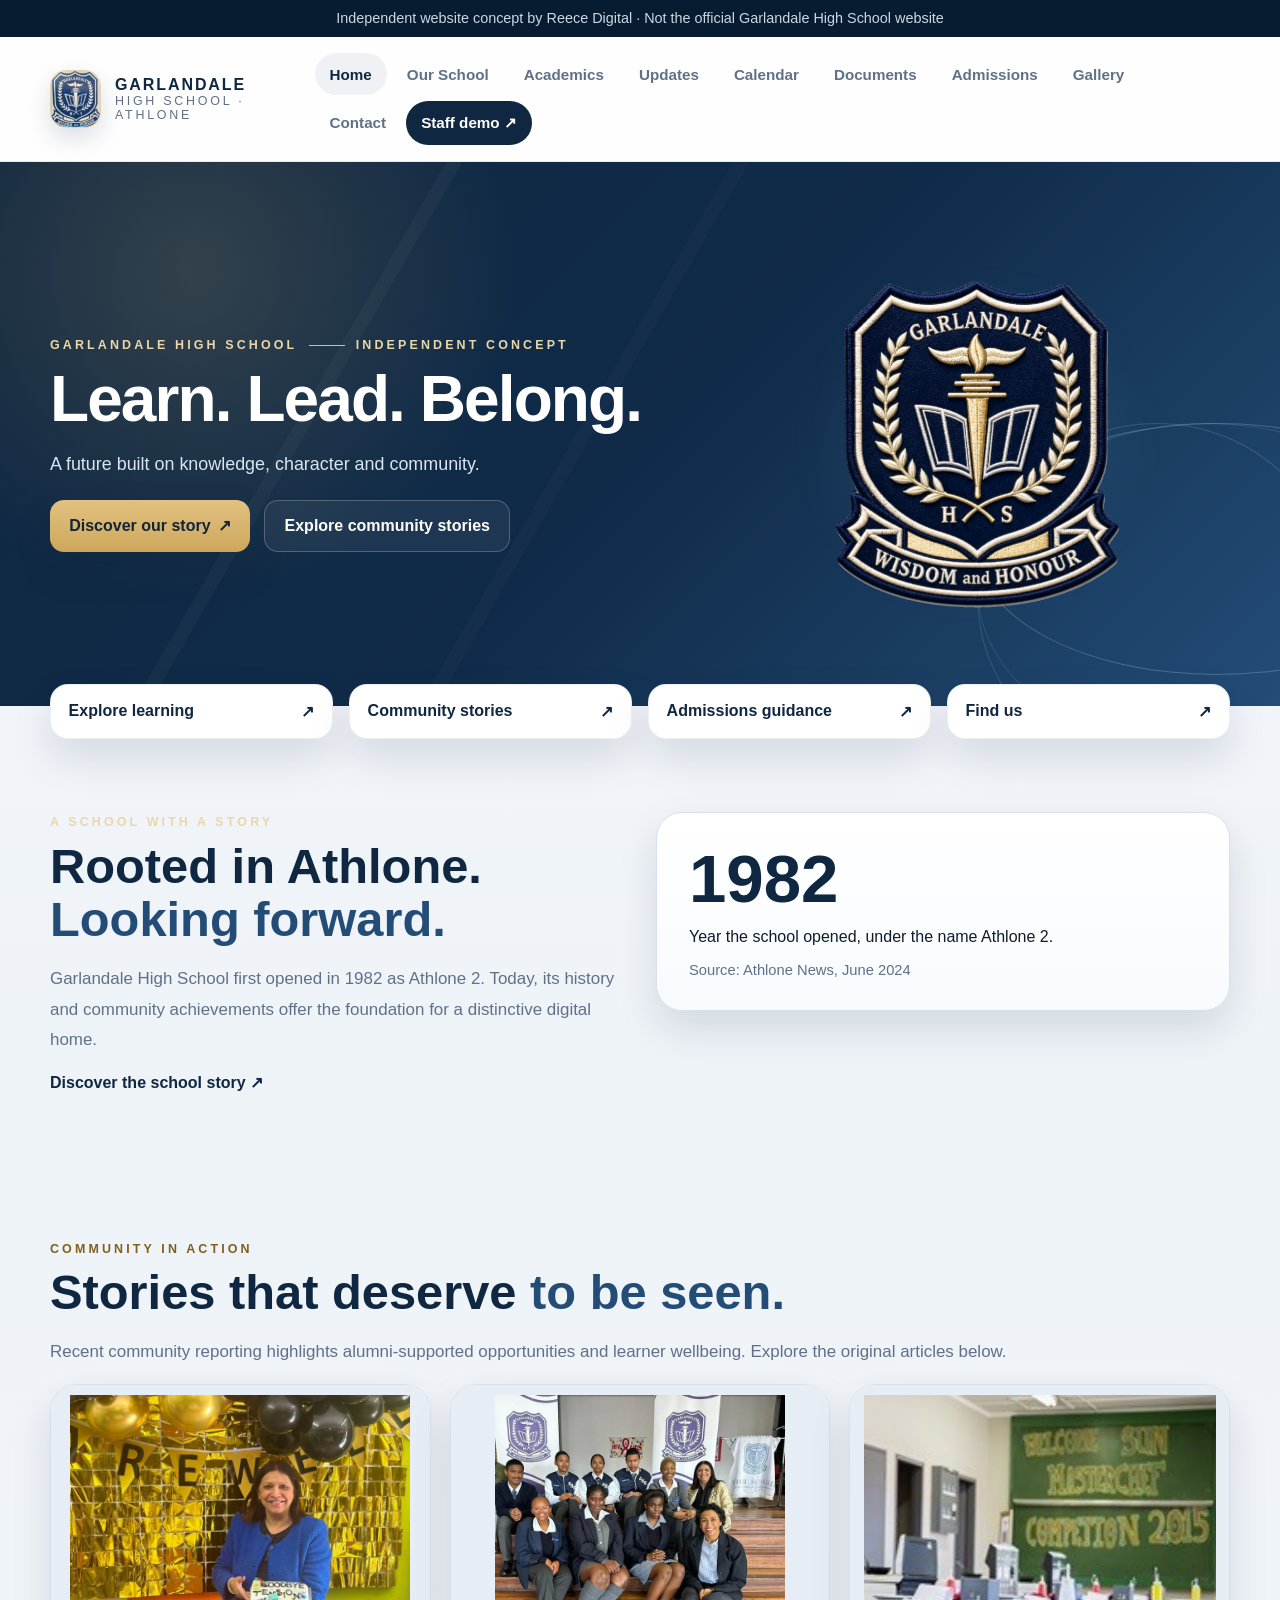
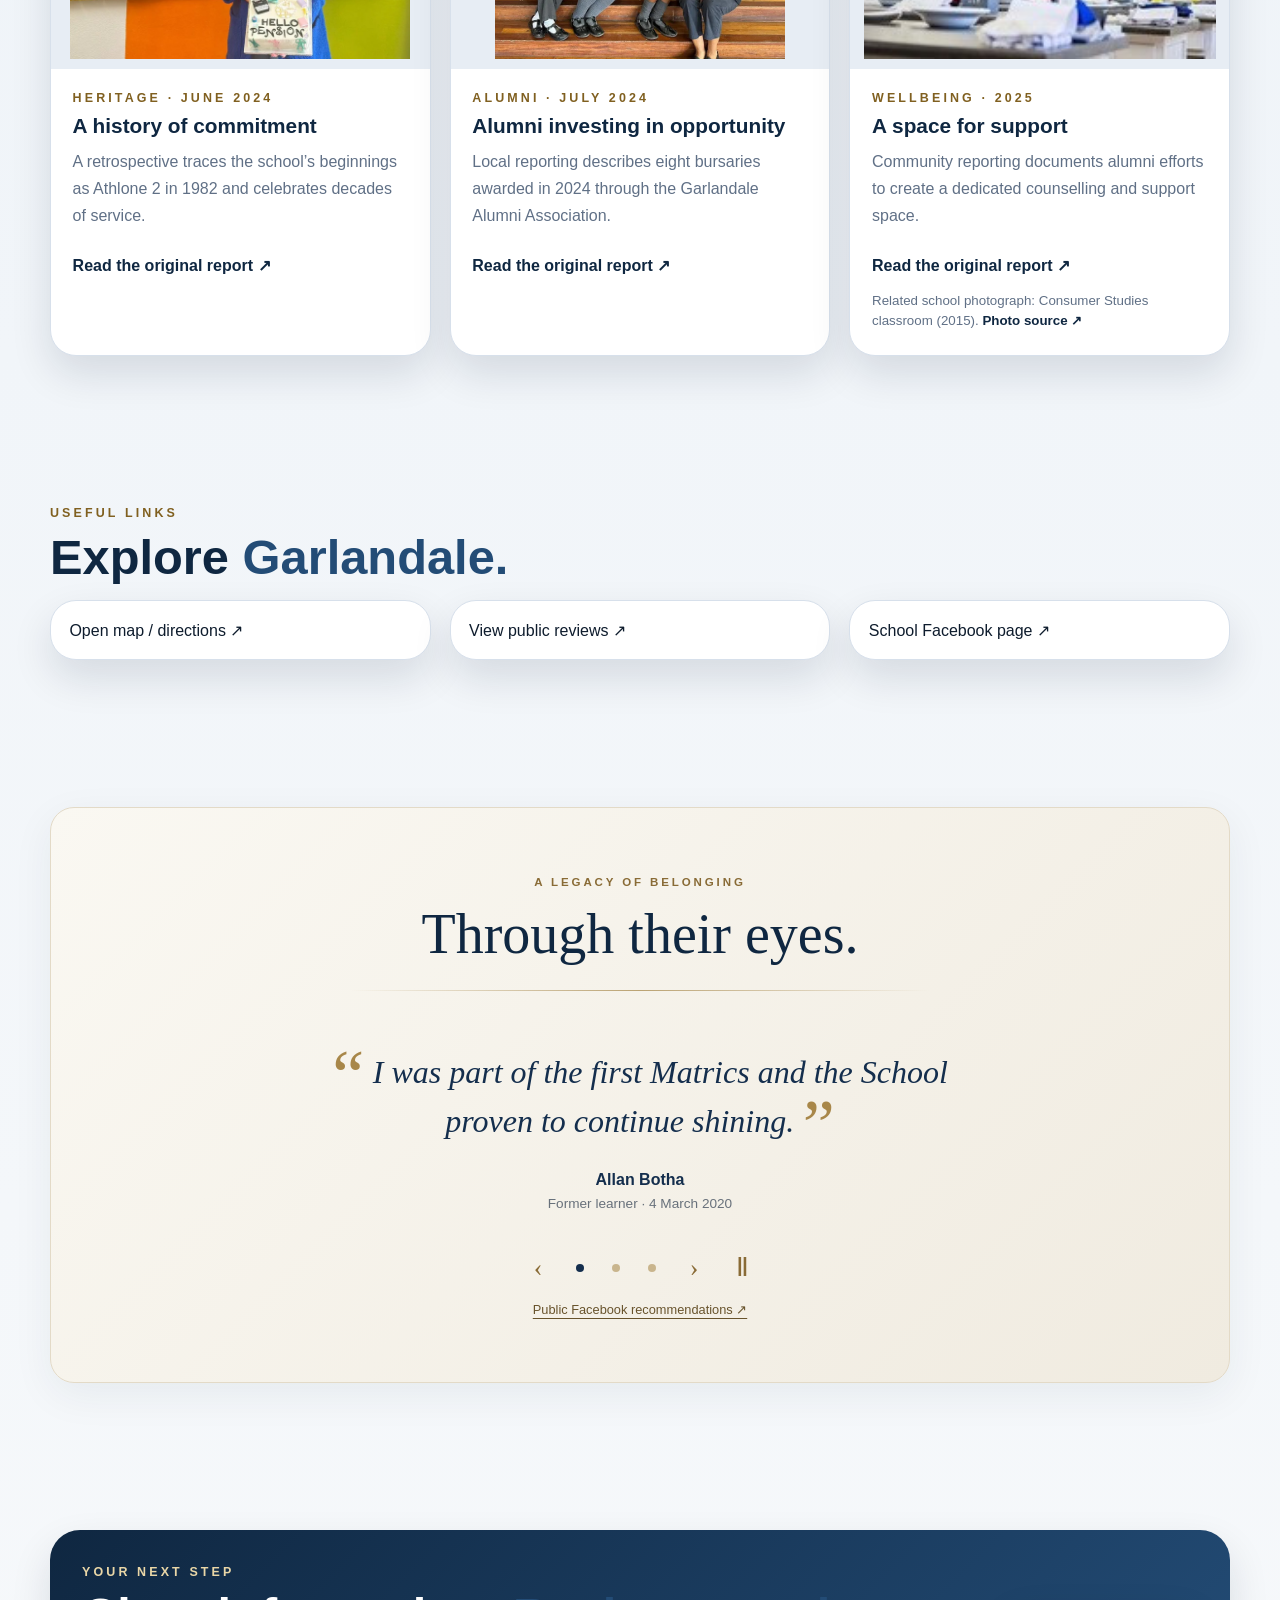
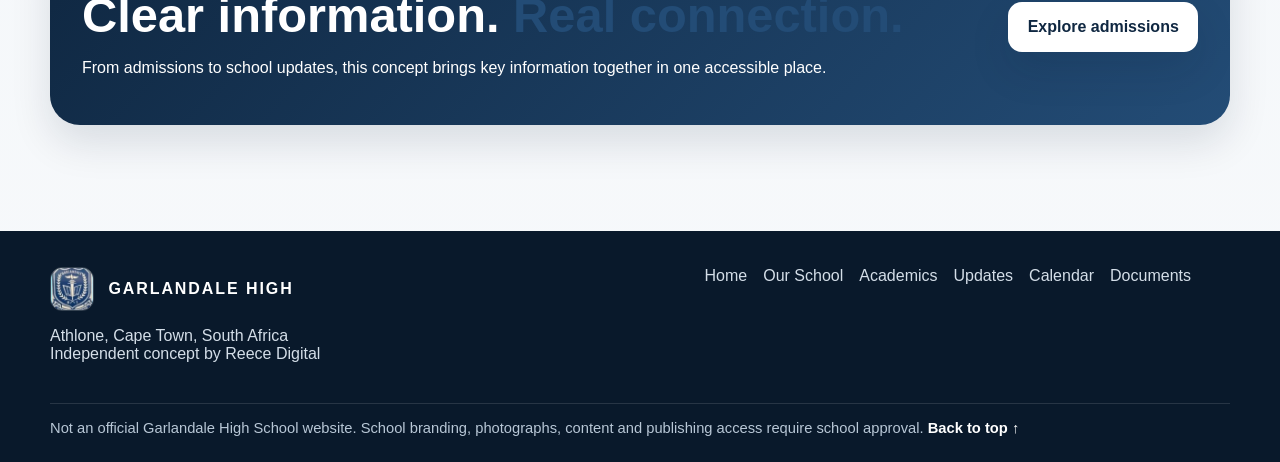
<file: index.html>
<!DOCTYPE html>

<html lang="en-ZA"><head><meta charset="utf-8"/><meta content="width=device-width, initial-scale=1" name="viewport"/><meta content="#11253e" name="theme-color"/><meta content="Independent website concept for Garlandale High School in Athlone, Cape Town. Not the official school website." name="description"/><meta content="Garlandale High School — Independent Concept" property="og:title"/><meta content="An independent Reece Digital concept for Garlandale High School. Not the official school website." property="og:description"/><meta content="website" property="og:type"/><title>Home | Garlandale High School — Independent Concept</title><link href="assets/favicon.svg" rel="icon" type="image/svg+xml"/><link href="css/site.css" rel="stylesheet"/></head><body data-page="index"><div class="disclaimer">Independent website concept by Reece Digital · Not the official Garlandale High School website</div><header class="site-header"><div class="header-inner"><a aria-label="Garlandale High School concept home" class="brand" href="index.html"><span class="brand-symbol"><img alt="Garlandale High School badge" src="assets/images/garlandale-badge.png"/></span><span><strong>GARLANDALE</strong><small>HIGH SCHOOL <span class="middle-dot">·</span> ATHLONE</small></span></a><button aria-controls="site-nav" aria-expanded="false" aria-label="Open navigation" class="menu-toggle" id="menu-toggle"><span></span><span></span><span></span></button><nav class="site-nav" id="site-nav"><a data-nav="index" href="index.html">Home</a><a data-nav="about" href="about.html">Our School</a><a data-nav="academics" href="academics.html">Academics</a><a data-nav="updates" href="updates.html">Updates</a><a data-nav="calendar" href="calendar.html">Calendar</a><a data-nav="documents" href="documents.html">Documents</a><a data-nav="admissions" href="admissions.html">Admissions</a><a data-nav="gallery" href="gallery.html">Gallery</a><a data-nav="contact" href="contact.html">Contact</a><a class="staff-link" data-nav="staff-login" href="staff-login.html">Staff demo ↗</a></nav></div></header><main><section class="hero home-hero"><div class="hero-lines"></div><div class="hero-inner"><div class="hero-copy"><span class="eyebrow hero-eyebrow">GARLANDALE HIGH SCHOOL <span class="tiny-rule"></span> INDEPENDENT CONCEPT</span><h1>Learn. Lead. Belong.</h1><p>A future built on knowledge, character and community.</p><div class="hero-actions"><a class="btn btn-gold" href="about.html">Discover our story <span aria-hidden="true">↗</span></a><a class="btn btn-ghost" href="updates.html">Explore community stories</a></div></div><div class="banner-art badge-showcase"><div aria-label="Slowly rotating embroidered Garlandale High School crest, Wisdom and Honour" class="shield-stage" role="img"><div class="shield-orbit"></div><div class="shield-orbit shield-orbit-two"></div><div class="shield-orbit shield-orbit-three"></div><div class="floating-shield-perspective"><div class="floating-shield"><span class="crest-side" style="left:22.1239%;top:1.3274%;width:calc(1.7217% + 0.8px);--angle:142.595deg;--edge:rgb(15, 30, 50)"></span><span class="crest-side" style="left:15.5672%;top:8.0853%;width:calc(17.1307% + 0.8px);--angle:133.287deg;--edge:rgb(15, 30, 50)"></span><span class="crest-side" style="left:9.5334%;top:14.7224%;width:calc(0.8665% + 0.8px);--angle:111.801deg;--edge:rgb(17, 33, 54)"></span><span class="crest-side" style="left:9.4932%;top:34.3524%;width:calc(38.4561% + 0.8px);--angle:89.640deg;--edge:rgb(21, 38, 60)"></span><span class="crest-side" style="left:10.1368%;top:56.1947%;width:calc(5.3328% + 0.8px);--angle:78.690deg;--edge:rgb(23, 40, 64)"></span><span class="crest-side" style="left:11.9469%;top:61.5849%;width:calc(6.1190% + 0.8px);--angle:65.120deg;--edge:rgb(26, 44, 70)"></span><span class="crest-side" style="left:12.9928%;top:64.6018%;width:calc(0.6826% + 0.8px);--angle:135.000deg;--edge:rgb(15, 30, 50)"></span><span class="crest-side" style="left:12.1883%;top:64.7627%;width:calc(1.1377% + 0.8px);--angle:-171.870deg;--edge:rgb(19, 35, 56)"></span><span class="crest-side" style="left:11.2631%;top:64.9638%;width:calc(0.9173% + 0.8px);--angle:142.125deg;--edge:rgb(15, 30, 50)"></span><span class="crest-side" style="left:10.8206%;top:65.5672%;width:calc(0.6634% + 0.8px);--angle:104.036deg;--edge:rgb(18, 34, 56)"></span><span class="crest-side" style="left:11.0619%;top:67.6991%;width:calc(3.6770% + 0.8px);--angle:79.919deg;--edge:rgb(23, 40, 64)"></span><span class="crest-side" style="left:11.2228%;top:70.3540%;width:calc(1.7198% + 0.8px);--angle:100.784deg;--edge:rgb(19, 35, 57)"></span><span class="crest-side" style="left:10.3379%;top:72.0032%;width:calc(2.1647% + 0.8px);--angle:131.987deg;--edge:rgb(15, 30, 51)"></span><span class="crest-side" style="left:8.4473%;top:73.5720%;width:calc(2.7892% + 0.8px);--angle:146.768deg;--edge:rgb(15, 30, 50)"></span><span class="crest-side" style="left:6.9187%;top:74.8592%;width:calc(1.2720% + 0.8px);--angle:124.695deg;--edge:rgb(16, 31, 51)"></span><span class="crest-side" style="left:7.0796%;top:76.5889%;width:calc(2.6304% + 0.8px);--angle:66.571deg;--edge:rgb(26, 44, 69)"></span><span class="crest-side" style="left:8.6082%;top:79.1231%;width:calc(3.3307% + 0.8px);--angle:52.853deg;--edge:rgb(29, 48, 75)"></span><span class="crest-side" style="left:8.3266%;top:82.5020%;width:calc(4.8438% + 0.8px);--angle:122.106deg;--edge:rgb(16, 31, 52)"></span><span class="crest-side" style="left:7.0394%;top:85.1167%;width:calc(1.1263% + 0.8px);--angle:90.000deg;--edge:rgb(21, 37, 60)"></span><span class="crest-side" style="left:7.4819%;top:86.3636%;width:calc(1.6290% + 0.8px);--angle:57.095deg;--edge:rgb(28, 47, 73)"></span><span class="crest-side" style="left:9.4932%;top:88.4151%;width:calc(4.1625% + 0.8px);--angle:41.082deg;--edge:rgb(32, 52, 80)"></span><span class="crest-side" style="left:13.2743%;top:91.1907%;width:calc(5.2447% + 0.8px);--angle:32.471deg;--edge:rgb(34, 54, 83)"></span><span class="crest-side" style="left:17.8600%;top:93.7249%;width:calc(5.2540% + 0.8px);--angle:25.388deg;--edge:rgb(35, 56, 86)"></span><span class="crest-side" style="left:22.2043%;top:95.5752%;width:calc(4.1996% + 0.8px);--angle:20.171deg;--edge:rgb(36, 57, 88)"></span><span class="crest-side" style="left:26.5487%;top:96.9831%;width:calc(4.9397% + 0.8px);--angle:16.074deg;--edge:rgb(37, 58, 89)"></span><span class="crest-side" style="left:32.5422%;top:98.3508%;width:calc(7.3686% + 0.8px);--angle:10.697deg;--edge:rgb(38, 60, 91)"></span><span class="crest-side" style="left:42.5583%;top:99.4771%;width:calc(12.8222% + 0.8px);--angle:3.958deg;--edge:rgb(39, 61, 93)"></span><span class="crest-side" style="left:54.3443%;top:99.6782%;width:calc(10.7912% + 0.8px);--angle:-2.564deg;--edge:rgb(40, 62, 94)"></span><span class="crest-side" style="left:65.0040%;top:98.5117%;width:calc(10.7002% + 0.8px);--angle:-9.958deg;--edge:rgb(41, 63, 96)"></span><span class="crest-side" style="left:72.8479%;top:96.8222%;width:calc(5.3709% + 0.8px);--angle:-16.535deg;--edge:rgb(41, 64, 97)"></span><span class="crest-side" style="left:78.1577%;top:95.0121%;width:calc(5.8569% + 0.8px);--angle:-20.925deg;--edge:rgb(42, 64, 97)"></span><span class="crest-side" style="left:82.9445%;top:92.9606%;width:calc(4.5694% + 0.8px);--angle:-26.114deg;--edge:rgb(42, 65, 98)"></span><span class="crest-side" style="left:87.3693%;top:90.4666%;width:calc(5.6027% + 0.8px);--angle:-32.093deg;--edge:rgb(42, 65, 98)"></span><span class="crest-side" style="left:90.8286%;top:88.0933%;width:calc(2.8019% + 0.8px);--angle:-39.174deg;--edge:rgb(42, 65, 98)"></span><span class="crest-side" style="left:92.3974%;top:86.5648%;width:calc(1.6090% + 0.8px);--angle:-53.130deg;--edge:rgb(41, 64, 97)"></span><span class="crest-side" style="left:92.8399%;top:85.3178%;width:calc(1.2094% + 0.8px);--angle:-93.814deg;--edge:rgb(35, 57, 86)"></span><span class="crest-side" style="left:91.6734%;top:82.7434%;width:calc(4.5403% + 0.8px);--angle:-119.745deg;--edge:rgb(30, 49, 76)"></span><span class="crest-side" style="left:90.6677%;top:80.4103%;width:calc(0.7632% + 0.8px);--angle:-71.565deg;--edge:rgb(39, 62, 93)"></span><span class="crest-side" style="left:91.9549%;top:78.4393%;width:calc(3.9748% + 0.8px);--angle:-54.058deg;--edge:rgb(41, 64, 97)"></span><span class="crest-side" style="left:93.2422%;top:76.3073%;width:calc(1.0733% + 0.8px);--angle:-77.005deg;--edge:rgb(39, 61, 92)"></span><span class="crest-side" style="left:93.2422%;top:75.2212%;width:calc(1.1519% + 0.8px);--angle:-102.095deg;--edge:rgb(34, 54, 83)"></span><span class="crest-side" style="left:91.7940%;top:73.7329%;width:calc(3.2361% + 0.8px);--angle:-145.125deg;--edge:rgb(24, 41, 66)"></span><span class="crest-side" style="left:89.7828%;top:72.0837%;width:calc(1.9919% + 0.8px);--angle:-133.363deg;--edge:rgb(27, 45, 71)"></span><span class="crest-side" style="left:88.9381%;top:70.8769%;width:calc(1.0176% + 0.8px);--angle:-108.435deg;--edge:rgb(32, 52, 81)"></span><span class="crest-side" style="left:88.8978%;top:68.9461%;width:calc(2.9063% + 0.8px);--angle:-85.236deg;--edge:rgb(37, 59, 89)"></span><span class="crest-side" style="left:88.9381%;top:66.4521%;width:calc(2.0979% + 0.8px);--angle:-94.399deg;--edge:rgb(35, 56, 86)"></span><span class="crest-side" style="left:88.4956%;top:65.0442%;width:calc(1.0240% + 0.8px);--angle:-135.000deg;--edge:rgb(26, 44, 70)"></span><span class="crest-side" style="left:87.6508%;top:64.7224%;width:calc(0.9688% + 0.8px);--angle:175.236deg;--edge:rgb(17, 32, 53)"></span><span class="crest-side" style="left:86.9268%;top:64.5213%;width:calc(0.6826% + 0.8px);--angle:-135.000deg;--edge:rgb(26, 44, 70)"></span><span class="crest-side" style="left:87.8922%;top:61.4642%;width:calc(6.1269% + 0.8px);--angle:-66.801deg;--edge:rgb(40, 62, 94)"></span><span class="crest-side" style="left:89.4610%;top:56.5969%;width:calc(4.1664% + 0.8px);--angle:-79.992deg;--edge:rgb(38, 60, 91)"></span><span class="crest-side" style="left:89.9035%;top:35.1167%;width:calc(38.8579% + 0.8px);--angle:-89.763deg;--edge:rgb(36, 58, 88)"></span><span class="crest-side" style="left:89.7023%;top:14.9236%;width:calc(1.6290% + 0.8px);--angle:-110.225deg;--edge:rgb(32, 52, 80)"></span><span class="crest-side" style="left:83.8294%;top:8.0853%;width:calc(16.5114% + 0.8px);--angle:-132.630deg;--edge:rgb(27, 45, 71)"></span><span class="crest-side" style="left:77.5141%;top:1.4079%;width:calc(1.8850% + 0.8px);--angle:-140.194deg;--edge:rgb(25, 43, 68)"></span><span class="crest-side" style="left:76.3475%;top:0.8045%;width:calc(0.8850% + 0.8px);--angle:180.000deg;--edge:rgb(17, 33, 54)"></span><span class="crest-side" style="left:73.1295%;top:1.8906%;width:calc(5.9609% + 0.8px);--angle:158.629deg;--edge:rgb(15, 30, 51)"></span><span class="crest-side" style="left:67.6991%;top:3.4191%;width:calc(5.3830% + 0.8px);--angle:170.538deg;--edge:rgb(16, 32, 52)"></span><span class="crest-side" style="left:63.4352%;top:3.8214%;width:calc(3.2190% + 0.8px);--angle:-178.568deg;--edge:rgb(18, 33, 55)"></span><span class="crest-side" style="left:59.8954%;top:3.4191%;width:calc(3.9289% + 0.8px);--angle:-169.380deg;--edge:rgb(19, 35, 57)"></span><span class="crest-side" style="left:56.3958%;top:2.5342%;width:calc(3.3073% + 0.8px);--angle:-161.565deg;--edge:rgb(20, 37, 60)"></span><span class="crest-side" style="left:52.8962%;top:1.0056%;width:calc(4.3540% + 0.8px);--angle:-152.488deg;--edge:rgb(22, 39, 63)"></span><span class="crest-side" style="left:49.8793%;top:0.0000%;width:calc(2.1722% + 0.8px);--angle:180.000deg;--edge:rgb(17, 33, 54)"></span><span class="crest-side" style="left:45.8568%;top:1.3274%;width:calc(6.4451% + 0.8px);--angle:155.674deg;--edge:rgb(15, 30, 50)"></span><span class="crest-side" style="left:39.6219%;top:3.2582%;width:calc(6.7064% + 0.8px);--angle:169.634deg;--edge:rgb(16, 32, 52)"></span><span class="crest-side" style="left:33.6685%;top:3.6605%;width:calc(5.3249% + 0.8px);--angle:-175.668deg;--edge:rgb(18, 34, 55)"></span><span class="crest-side" style="left:29.2035%;top:2.9364%;width:calc(3.7683% + 0.8px);--angle:-163.887deg;--edge:rgb(20, 37, 59)"></span><span class="crest-side" style="left:25.5028%;top:1.6090%;width:calc(4.1093% + 0.8px);--angle:-156.949deg;--edge:rgb(21, 38, 61)"></span><span class="crest-side" style="left:23.2100%;top:0.8045%;width:calc(0.8045% + 0.8px);--angle:180.000deg;--edge:rgb(17, 33, 54)"></span><img alt="" class="crest-face crest-front" src="assets/images/embroidered-crest.png"/><img alt="" class="crest-face crest-back" src="assets/images/embroidered-crest.png"/></div></div></div></div></div></section><section aria-label="Quick links" class="quick-nav"><a href="academics.html">Explore learning <span>↗</span></a><a href="updates.html">Community stories <span>↗</span></a><a href="admissions.html">Admissions guidance <span>↗</span></a><a href="contact.html">Find us <span>↗</span></a></section><section class="section intro split"><div><span class="eyebrow">A SCHOOL WITH A STORY</span><h2>Rooted in Athlone. <em>Looking forward.</em></h2><p class="lead">Garlandale High School first opened in 1982 as Athlone 2. Today, its history and community achievements offer the foundation for a distinctive digital home.</p><a class="text-link" href="about.html">Discover the school story ↗</a></div><div class="feature-panel"><span class="large-year">1982</span><p>Year the school opened, under the name Athlone 2.</p><span class="source-note">Source: Athlone News, June 2024</span></div></section><section class="section"><span class="eyebrow">COMMUNITY IN ACTION</span><h2>Stories that deserve <em>to be seen.</em></h2><p class="section-lead">Recent community reporting highlights alumni-supported opportunities and learner wellbeing. Explore the original articles below.</p><div class="stories-grid"><article class="story-card"><div class="story-art art-0"><img alt="Principal Dawn Crowie retirement feature" src="assets/images/principal-retirement.jpg"/></div><div class="story-text"><span class="eyebrow">Heritage · June 2024</span><h3>A history of commitment</h3><p>A retrospective traces the school’s beginnings as Athlone 2 in 1982 and celebrates decades of service.</p><a href="https://athlonenews.co.za/news/2024-06-26-it-was-always-about-the-children/" rel="noopener noreferrer" target="_blank">Read the original report <span aria-hidden="true">↗</span></a></div></article><article class="story-card"><div class="story-art art-1"><img alt="Garlandale alumni bursary recipients" src="assets/images/alumni-bursary.jpg"/></div><div class="story-text"><span class="eyebrow">Alumni · July 2024</span><h3>Alumni investing in opportunity</h3><p>Local reporting describes eight bursaries awarded in 2024 through the Garlandale Alumni Association.</p><a href="https://athlonenews.co.za/news/2024-07-31-garlandale-alumni-on-a-mission-to-uplift-school/" rel="noopener noreferrer" target="_blank">Read the original report <span aria-hidden="true">↗</span></a></div></article><article class="story-card"><div class="story-art art-2"><img alt="Garlandale consumer studies classroom" src="assets/images/consumer-classroom.jpg"/></div><div class="story-text"><span class="eyebrow">Wellbeing · 2025</span><h3>A space for support</h3><p>Community reporting documents alumni efforts to create a dedicated counselling and support space.</p><a href="https://athlonenews.co.za/news/2025-04-08-garlandale-high-school-alumni-create-a-safe-space-for-student-counselling/" rel="noopener noreferrer" target="_blank">Read the original report <span aria-hidden="true">↗</span></a><small class="photo-credit">Related school photograph: Consumer Studies classroom (2015). <a href="https://www.bizcommunity.com/Article/196/580/128763.html" rel="noopener noreferrer" target="_blank">Photo source ↗</a></small></div></article></div></section><section class="section story-links"><span class="eyebrow">USEFUL LINKS</span><h2>Explore <em>Garlandale.</em></h2><div class="link-grid"><a class="link-card" href="https://www.waze.com/live-map/directions/za/wc/cape-town/garlandale-high-school?to=place.ChIJw6KSl8lczB0RNyHLYXtUafI" rel="noopener noreferrer" target="_blank">Open map / directions ↗</a><a class="link-card" href="https://www.facebook.com/garlandaleh/reviews" rel="noopener noreferrer" target="_blank">View public reviews ↗</a><a class="link-card" href="https://www.facebook.com/garlandaleh/" rel="noopener noreferrer" target="_blank">School Facebook page ↗</a></div></section><section aria-label="Community recommendations" class="section reviews-section editorial-section"><div class="editorial-panel"><span class="editorial-kicker">A LEGACY OF BELONGING</span><h2>Through their eyes.</h2><div class="editorial-rule"></div><div aria-live="off" class="editorial-slides"><article class="editorial-review" data-review="0"><blockquote><span aria-hidden="true" class="quote-open">“</span>I was part of the first Matrics and the School proven to continue shining.<span aria-hidden="true" class="quote-close">”</span></blockquote><strong>Allan Botha</strong><p>Former learner · 4 March 2020</p></article><article class="editorial-review" data-review="1" hidden=""><blockquote><span aria-hidden="true" class="quote-open">“</span>I was one of the few hundreds to put first foot on the school grounds … we opened the school … in the year 1983 … 84 …<span aria-hidden="true" class="quote-close">”</span></blockquote><strong>Shireen Fisher</strong><p>Former learner · 14 August 2019</p></article><article class="editorial-review" data-review="2" hidden=""><blockquote><span aria-hidden="true" class="quote-open">“</span>My daughter’s first high school … it seems like a best school … but I love the school.<span aria-hidden="true" class="quote-close">”</span></blockquote><strong>Babalwa Hlubikazi Sizini Mnyanda</strong><p>Parent · 18 January 2018</p></article></div><div class="editorial-controls"><button aria-label="Previous recommendation" data-review-prev="" type="button">‹</button><div class="editorial-dots"><button aria-current="true" aria-label="Recommendation 1" data-review-dot="0" type="button"></button><button aria-current="false" aria-label="Recommendation 2" data-review-dot="1" type="button"></button><button aria-current="false" aria-label="Recommendation 3" data-review-dot="2" type="button"></button></div><button aria-label="Next recommendation" data-review-next="" type="button">›</button><button aria-label="Pause automatic rotation" data-review-pause="" type="button">Ⅱ</button></div><a class="editorial-source" href="https://www.facebook.com/garlandaleh/reviews" rel="noopener noreferrer" target="_blank">Public Facebook recommendations ↗</a></div></section><section class="section"><div class="wide-callout"><div><span class="eyebrow">YOUR NEXT STEP</span><h2>Clear information. <em>Real connection.</em></h2><p>From admissions to school updates, this concept brings key information together in one accessible place.</p></div><a class="btn btn-light" href="admissions.html">Explore admissions</a></div></section></main><footer class="site-footer"><div class="footer-inner"><div><span class="footer-brand"><img alt="Garlandale High School badge" src="assets/images/garlandale-badge.png"/><span>GARLANDALE HIGH</span></span><p>Athlone, Cape Town, South Africa<br/>Independent concept by Reece Digital</p></div><div class="footer-nav"><a href="index.html">Home</a><a href="about.html">Our School</a><a href="academics.html">Academics</a><a href="updates.html">Updates</a><a href="calendar.html">Calendar</a><a href="documents.html">Documents</a></div><div class="footer-bottom">Not an official Garlandale High School website. School branding, photographs, content and publishing access require school approval. <a href="#" id="back-to-top">Back to top ↑</a></div></div></footer><script defer="" src="js/site.js"></script></body></html>
</file>
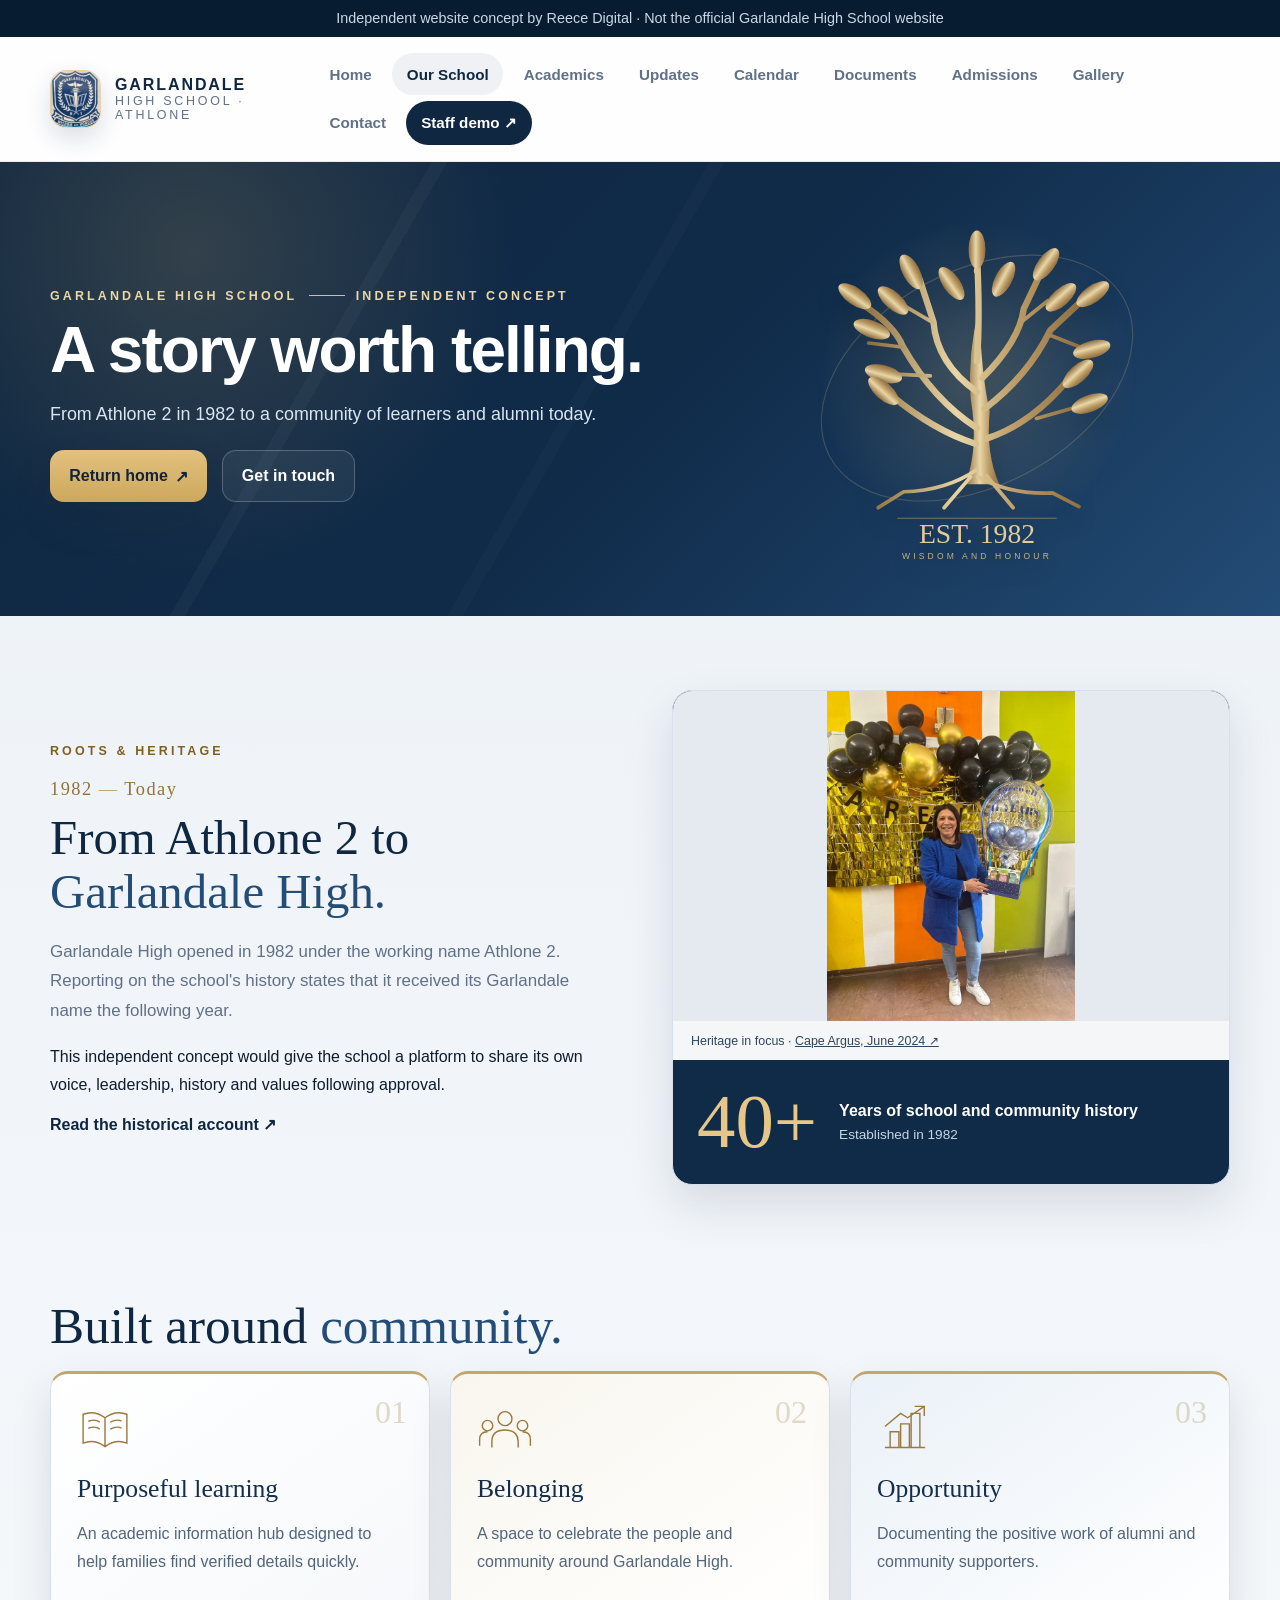
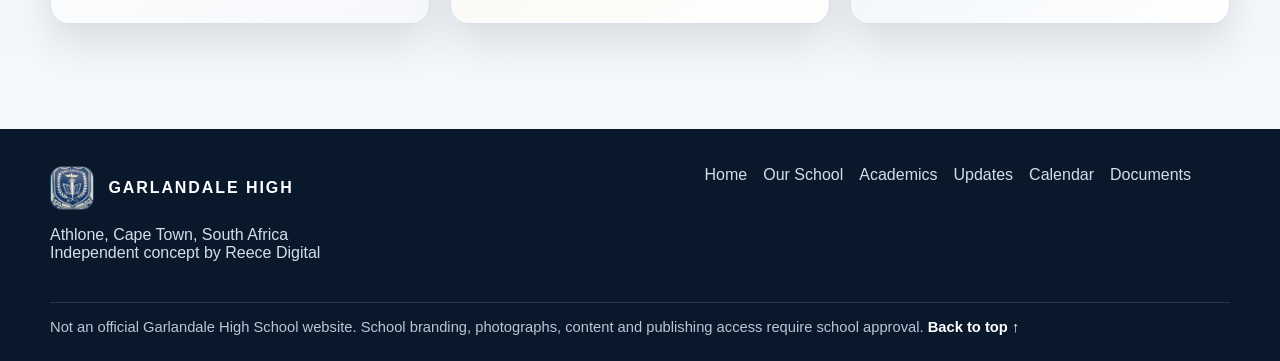
<file: about.html>
<!DOCTYPE html>
<html lang="en-ZA"><head><meta charset="utf-8"/><meta content="width=device-width, initial-scale=1" name="viewport"/><meta content="#11253e" name="theme-color"/><meta content="Independent website concept for Garlandale High School in Athlone, Cape Town. Not the official school website." name="description"/><meta content="Garlandale High School — Independent Concept" property="og:title"/><meta content="An independent Reece Digital concept for Garlandale High School. Not the official school website." property="og:description"/><meta content="website" property="og:type"/><title>Our School | Garlandale High School — Independent Concept</title><link href="assets/favicon.svg" rel="icon" type="image/svg+xml"/><link href="css/site.css" rel="stylesheet"/><style>.feature-hero-svg{width:min(430px,96%)!important;max-height:340px;overflow:visible;filter:drop-shadow(0 12px 12px #07182a66)}.fh-float{animation:fhFloat 7s ease-in-out infinite}.fh-orbit{transform-origin:180px 145px;animation:fhOrbit 32s linear infinite}.fh-glow{animation:fhGlow 6s ease-in-out infinite}@keyframes fhFloat{50%{transform:translateY(-8px)}}@keyframes fhOrbit{to{transform:rotate(360deg)}}@keyframes fhGlow{50%{opacity:.35}}@media(max-width:760px){.feature-hero-svg{max-height:260px}}@media(prefers-reduced-motion:reduce){.feature-hero-svg *{animation:none!important}}</style><style>.fh-branches{stroke-dasharray:400;animation:fhGrow 10s ease-out both}.fh-treeleaf{transform-origin:center;transform-box:fill-box;animation:fhSway 4s ease-in-out infinite}@keyframes fhGrow{from{stroke-dashoffset:400}to{stroke-dashoffset:0}}@keyframes fhSway{50%{transform:rotate(8deg) scale(.93);opacity:.75}}@media(prefers-reduced-motion:reduce){.fh-branches,.fh-treeleaf{animation:none}}</style></head><body data-page="about"><div class="disclaimer">Independent website concept by Reece Digital · Not the official Garlandale High School website</div><header class="site-header"><div class="header-inner"><a aria-label="Garlandale High School concept home" class="brand" href="index.html"><span class="brand-symbol"><img alt="Garlandale High School badge" src="assets/images/garlandale-badge.png"/></span><span><strong>GARLANDALE</strong><small>HIGH SCHOOL <span class="middle-dot">·</span> ATHLONE</small></span></a><button aria-controls="site-nav" aria-expanded="false" aria-label="Open navigation" class="menu-toggle" id="menu-toggle"><span></span><span></span><span></span></button><nav class="site-nav" id="site-nav"><a data-nav="index" href="index.html">Home</a><a data-nav="about" href="about.html">Our School</a><a data-nav="academics" href="academics.html">Academics</a><a data-nav="updates" href="updates.html">Updates</a><a data-nav="calendar" href="calendar.html">Calendar</a><a data-nav="documents" href="documents.html">Documents</a><a data-nav="admissions" href="admissions.html">Admissions</a><a data-nav="gallery" href="gallery.html">Gallery</a><a data-nav="contact" href="contact.html">Contact</a><a class="staff-link" data-nav="staff-login" href="staff-login.html">Staff demo ↗</a></nav></div></header><main><section class="hero interior-hero"><div class="hero-lines"></div><div class="hero-inner"><div class="hero-copy"><span class="eyebrow hero-eyebrow">GARLANDALE HIGH SCHOOL <span class="tiny-rule"></span> INDEPENDENT CONCEPT</span><h1>A story worth telling.</h1><p>From Athlone 2 in 1982 to a community of learners and alumni today.</p><div class="hero-actions"><a class="btn btn-gold" href="index.html">Return home <span aria-hidden="true">↗</span></a><a class="btn btn-ghost" href="contact.html">Get in touch</a></div></div><div class="banner-art" aria-hidden="true"><svg class="feature-hero-svg" viewBox="0 0 360 320"><defs><linearGradient id="fg"><stop stop-color="#92703e"/><stop offset=".43" stop-color="#f5dfab"/><stop offset=".7" stop-color="#c4a167"/><stop offset="1" stop-color="#92703e"/></linearGradient><linearGradient id="fp"><stop stop-color="#d1be96"/><stop offset=".22" stop-color="#fffaf0"/><stop offset=".8" stop-color="#f5edd8"/><stop offset="1" stop-color="#cbb58c"/></linearGradient><linearGradient id="fn"><stop stop-color="#456c91"/><stop offset="1" stop-color="#0b2038"/></linearGradient><radialGradient id="fh"><stop stop-color="#e1c68c" stop-opacity=".23"/><stop offset="1" stop-color="#e1c68c" stop-opacity="0"/></radialGradient></defs><circle cx="180" cy="145" r="150" fill="url(#fh)"/><g class="fh-orbit"><ellipse cx="180" cy="145" rx="157" ry="101" transform="rotate(-28 180 145)" fill="none" stroke="#d7bc83" opacity=".25"/><circle cx="180" cy="44" r="3" fill="#e8cf98"/></g><path d="M169 245Q182 211 174 164Q171 122 182 79Q184 143 192 176Q188 216 201 245Z" fill="url(#fg)"/><g class="fh-branches" fill="none" stroke="url(#fg)" stroke-linecap="round"><path d="M180 192Q139 166 110 115Q103 96 70 74M180 158Q142 131 139 92L126 52M180 129Q183 87 180 30M187 174Q228 143 249 100L281 70M185 145Q220 110 224 80L241 44M179 207Q140 195 99 161M189 202Q232 188 267 145" stroke-width="6"/><path d="M111 116L78 112M136 143L98 141M139 93L108 75M222 92L247 72M247 104L280 117M236 183L278 171M180 231Q151 251 111 252L87 267M181 238Q211 255 251 253L276 266M174 238L149 267M189 237L214 267" stroke-width="3.5"/></g><g transform="translate(65 68) rotate(-55)"><ellipse class="fh-treeleaf" style="animation-delay:0.0s" rx="8" ry="18" fill="url(#fg)"/></g><g transform="translate(81 99) rotate(-70)"><ellipse class="fh-treeleaf" style="animation-delay:-0.23s" rx="8" ry="18" fill="url(#fg)"/></g><g transform="translate(118 45) rotate(-28)"><ellipse class="fh-treeleaf" style="animation-delay:-0.46s" rx="8" ry="18" fill="url(#fg)"/></g><g transform="translate(101 72) rotate(-48)"><ellipse class="fh-treeleaf" style="animation-delay:-0.6900000000000001s" rx="8" ry="18" fill="url(#fg)"/></g><g transform="translate(180 24) rotate(0)"><ellipse class="fh-treeleaf" style="animation-delay:-0.92s" rx="8" ry="18" fill="url(#fg)"/></g><g transform="translate(156 56) rotate(-35)"><ellipse class="fh-treeleaf" style="animation-delay:-1.1500000000000001s" rx="8" ry="18" fill="url(#fg)"/></g><g transform="translate(205 52) rotate(28)"><ellipse class="fh-treeleaf" style="animation-delay:-1.3800000000000001s" rx="8" ry="18" fill="url(#fg)"/></g><g transform="translate(245 38) rotate(36)"><ellipse class="fh-treeleaf" style="animation-delay:-1.61s" rx="8" ry="18" fill="url(#fg)"/></g><g transform="translate(259 69) rotate(48)"><ellipse class="fh-treeleaf" style="animation-delay:-1.84s" rx="8" ry="18" fill="url(#fg)"/></g><g transform="translate(289 66) rotate(55)"><ellipse class="fh-treeleaf" style="animation-delay:-2.0700000000000003s" rx="8" ry="18" fill="url(#fg)"/></g><g transform="translate(288 118) rotate(75)"><ellipse class="fh-treeleaf" style="animation-delay:-2.3000000000000003s" rx="8" ry="18" fill="url(#fg)"/></g><g transform="translate(275 141) rotate(48)"><ellipse class="fh-treeleaf" style="animation-delay:-2.5300000000000002s" rx="8" ry="18" fill="url(#fg)"/></g><g transform="translate(286 169) rotate(70)"><ellipse class="fh-treeleaf" style="animation-delay:-2.7600000000000002s" rx="8" ry="18" fill="url(#fg)"/></g><g transform="translate(92 141) rotate(-75)"><ellipse class="fh-treeleaf" style="animation-delay:-2.99s" rx="8" ry="18" fill="url(#fg)"/></g><g transform="translate(92 157) rotate(-48)"><ellipse class="fh-treeleaf" style="animation-delay:-3.22s" rx="8" ry="18" fill="url(#fg)"/></g><path d="M105 277H255" stroke="#c3a169" opacity=".6"/><text x="180" y="300" fill="#ecd39c" font-family="Georgia" font-size="26" text-anchor="middle">EST. 1982</text><text x="180" y="315" fill="#d0b781" font-size="8" letter-spacing="3" text-anchor="middle">WISDOM AND HONOUR</text></svg></div></div></section><section class="section split heritage-feature"><div><span class="eyebrow">ROOTS &amp; HERITAGE</span><div class="heritage-date">1982 <span>—</span> Today</div><h2>From Athlone 2 to <em>Garlandale High.</em></h2><p class="lead">Garlandale High opened in 1982 under the working name Athlone 2. Reporting on the school's history states that it received its Garlandale name the following year.</p><p>This independent concept would give the school a platform to share its own voice, leadership, history and values following approval.</p><a class="text-link" href="https://athlonenews.co.za/news/2024-06-26-it-was-always-about-the-children/" rel="noopener noreferrer" target="_blank">Read the historical account ↗</a></div><div class="feature-panel"><figure class="heritage-photo"><img alt="Photograph accompanying the 2024 retirement feature on Dawn Crowie" src="assets/images/principal-retirement-full.jpg"/><figcaption>Heritage in focus · <a href="https://iol.co.za/capeargus/news/2024-06-24-garlandale-high-school-head-retires-after-40-years-of-service/" rel="noopener noreferrer" target="_blank">Cape Argus, June 2024 ↗</a></figcaption></figure><div class="heritage-stat"><span class="large-year">40+</span><div><strong>Years of school and community history</strong><span>Established in 1982</span></div></div></div></section><section class="section community-feature"><h2>Built around <em>community.</em></h2><div class="card-grid"><article class="info-card"><span class="community-number">01</span><span class="card-icon"><svg fill="none" stroke="currentColor" stroke-width="1.6" viewbox="0 0 64 64"><path d="M7 14 Q20 9 32 18 Q44 9 57 14 V47 Q44 42 32 51 Q20 42 7 47Z M32 18V51 M13 22Q21 19 26 23 M38 23Q46 19 51 22 M13 30Q21 27 26 31 M38 31Q46 27 51 30"></path></svg></span><h3>Purposeful learning</h3><p>An academic information hub designed to help families find verified details quickly.</p></article><article class="info-card"><span class="community-number">02</span><span class="card-icon"><svg fill="none" stroke="currentColor" stroke-width="1.6" viewbox="0 0 64 64"><circle cx="32" cy="19" r="8"></circle><circle cx="12" cy="27" r="6"></circle><circle cx="52" cy="27" r="6"></circle><path d="M17 52V45Q17 32 32 32Q47 32 47 45V52 M3 50V43Q3 34 12 34 M61 50V43Q61 34 52 34"></path></svg></span><h3>Belonging</h3><p>A space to celebrate the people and community around Garlandale High.</p></article><article class="info-card"><span class="community-number">03</span><span class="card-icon"><svg fill="none" stroke="currentColor" stroke-width="1.6" viewbox="0 0 64 64"><path d="M9 52H55 M15 52V34H25V52 M27 52V25H37V52 M39 52V13H49V52 M9 28L27 13L35 18L54 5 M43 5H54V16"></path></svg></span><h3>Opportunity</h3><p>Documenting the positive work of alumni and community supporters.</p></article></div></section></main><footer class="site-footer"><div class="footer-inner"><div><span class="footer-brand"><img alt="Garlandale High School badge" src="assets/images/garlandale-badge.png"/><span>GARLANDALE HIGH</span></span><p>Athlone, Cape Town, South Africa<br/>Independent concept by Reece Digital</p></div><div class="footer-nav"><a href="index.html">Home</a><a href="about.html">Our School</a><a href="academics.html">Academics</a><a href="updates.html">Updates</a><a href="calendar.html">Calendar</a><a href="documents.html">Documents</a></div><div class="footer-bottom">Not an official Garlandale High School website. School branding, photographs, content and publishing access require school approval. <a href="#" id="back-to-top">Back to top ↑</a></div></div></footer><script defer="" src="js/site.js"></script></body></html>
</file>
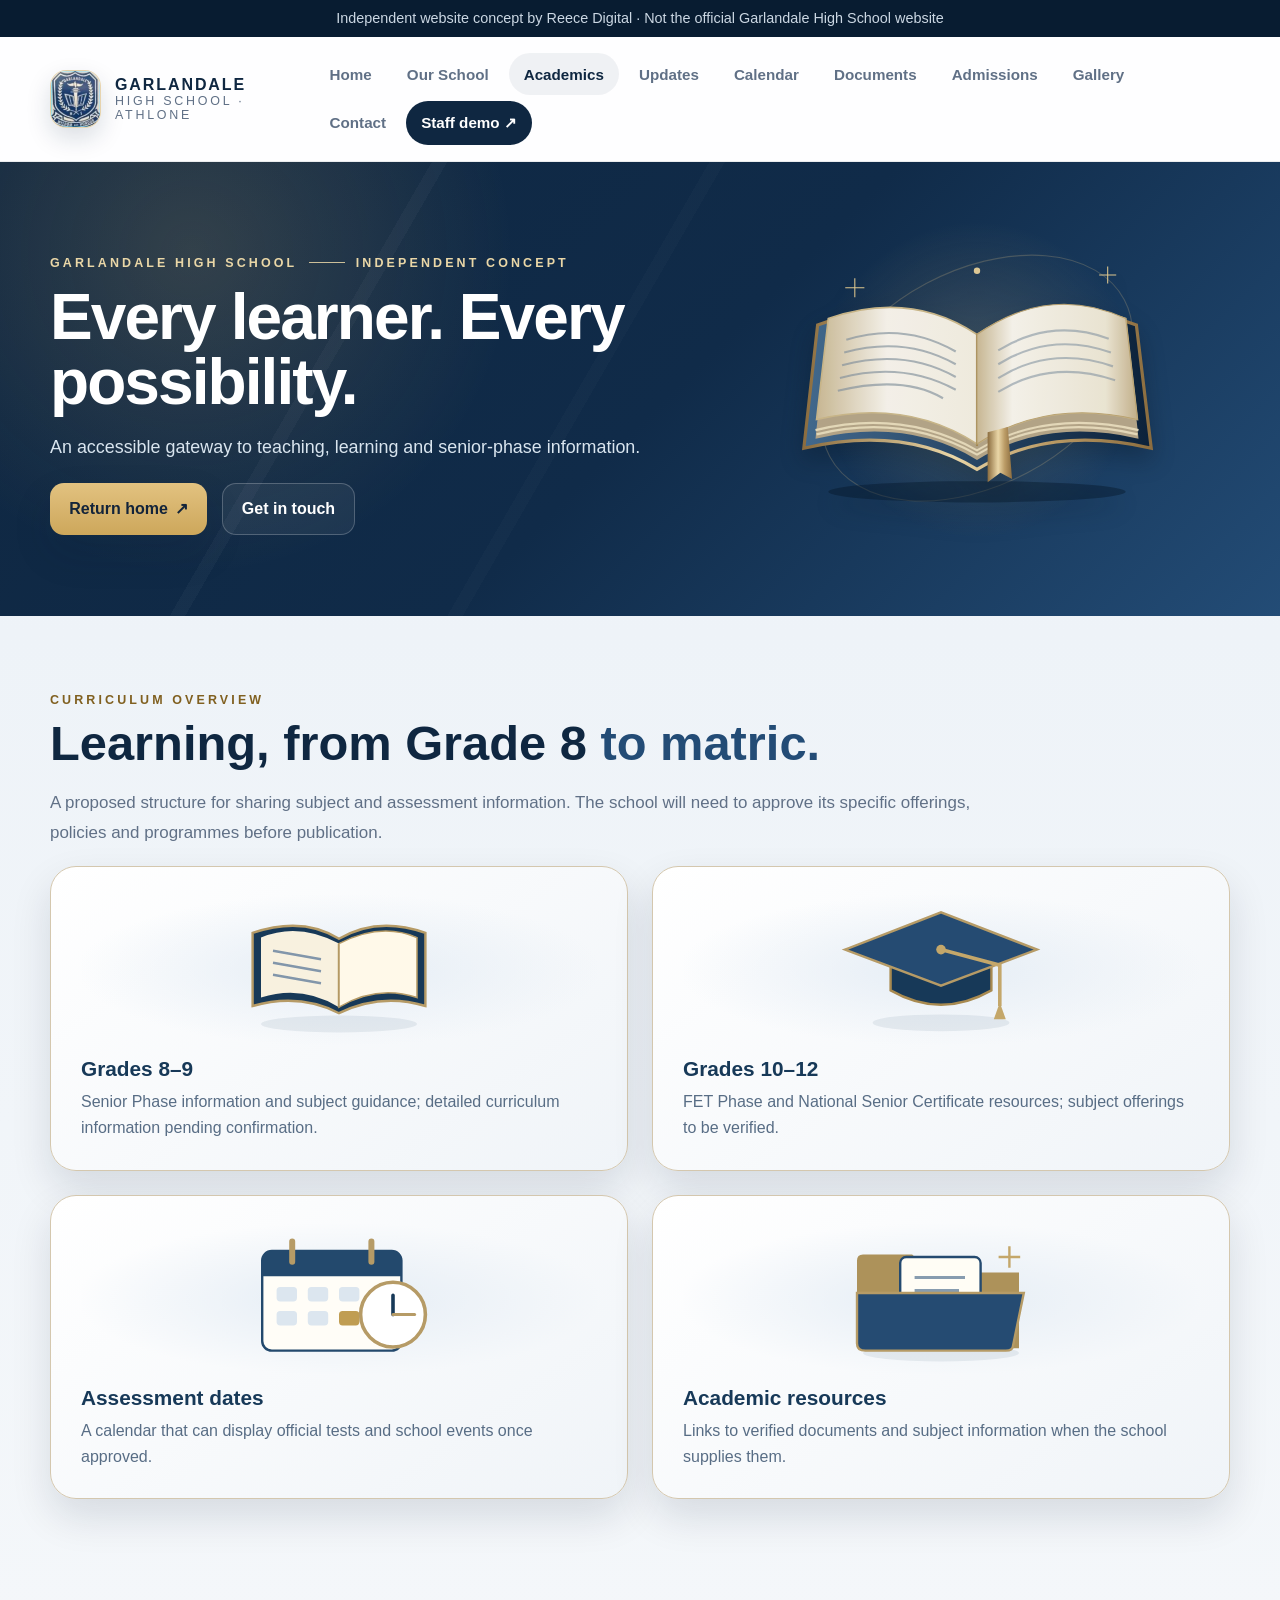
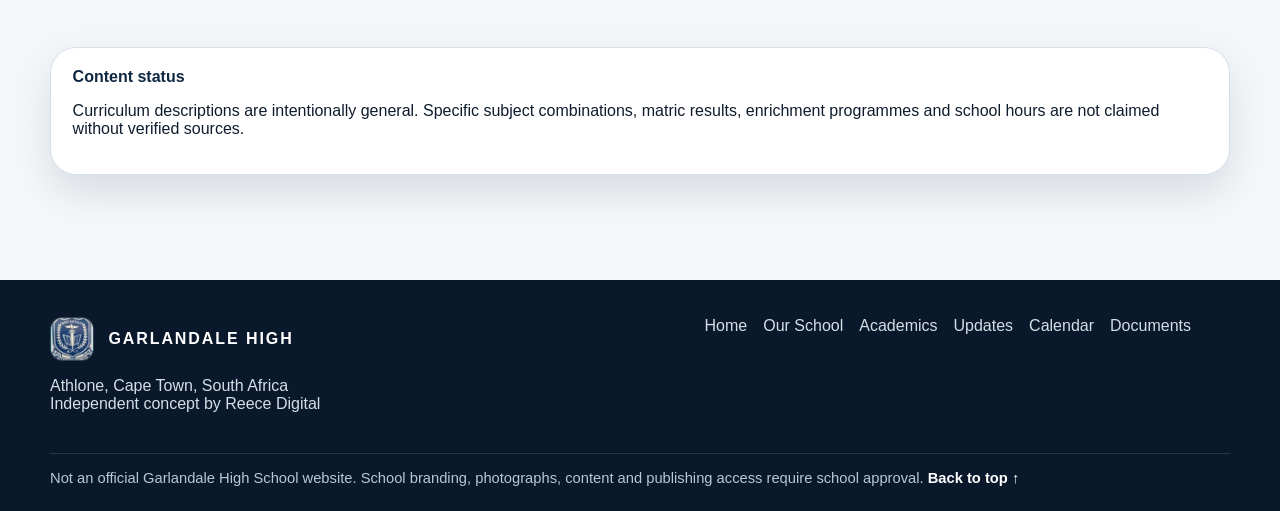
<file: academics.html>
<!doctype html><html lang="en-ZA"><head><meta charset="utf-8"><meta name="viewport" content="width=device-width, initial-scale=1"><meta name="theme-color" content="#11253e"><meta name="description" content="Independent website concept for Garlandale High School in Athlone, Cape Town. Not the official school website."><meta property="og:title" content="Garlandale High School — Independent Concept"><meta property="og:description" content="An independent Reece Digital concept for Garlandale High School. Not the official school website."><meta property="og:type" content="website"><title>Academics | Garlandale High School — Independent Concept</title><link rel="icon" href="assets/favicon.svg" type="image/svg+xml"><link rel="stylesheet" href="css/site.css"><style>.feature-hero-svg{width:min(430px,96%)!important;max-height:340px;overflow:visible;filter:drop-shadow(0 12px 12px #07182a66)}.fh-float{animation:fhFloat 7s ease-in-out infinite}.fh-orbit{transform-origin:180px 145px;animation:fhOrbit 32s linear infinite}.fh-glow{animation:fhGlow 6s ease-in-out infinite}@keyframes fhFloat{50%{transform:translateY(-8px)}}@keyframes fhOrbit{to{transform:rotate(360deg)}}@keyframes fhGlow{50%{opacity:.35}}@media(max-width:760px){.feature-hero-svg{max-height:260px}}@media(prefers-reduced-motion:reduce){.feature-hero-svg *{animation:none!important}}</style><style>.fh-leaf{transform-origin:180px 155px;animation:fhTurn 6s ease-in-out infinite}@keyframes fhTurn{0%,12%{transform:scaleX(1)}80%,94%{transform:scaleX(-1)}95%,100%{opacity:0;transform:scaleX(-1)}}@media(prefers-reduced-motion:reduce){.fh-leaf{animation:none}}</style></head><body data-page="academics"><div class="disclaimer">Independent website concept by Reece Digital · Not the official Garlandale High School website</div><header class="site-header"><div class="header-inner"><a href="index.html" class="brand" aria-label="Garlandale High School concept home"><span class="brand-symbol"><img src="assets/images/garlandale-badge.png" alt="Garlandale High School badge"></span><span><strong>GARLANDALE</strong><small>HIGH SCHOOL <span class="middle-dot">·</span> ATHLONE</small></span></a><button class="menu-toggle" id="menu-toggle" aria-label="Open navigation" aria-expanded="false" aria-controls="site-nav"><span></span><span></span><span></span></button><nav class="site-nav" id="site-nav"><a data-nav="index" href="index.html">Home</a><a data-nav="about" href="about.html">Our School</a><a data-nav="academics" href="academics.html">Academics</a><a data-nav="updates" href="updates.html">Updates</a><a data-nav="calendar" href="calendar.html">Calendar</a><a data-nav="documents" href="documents.html">Documents</a><a data-nav="admissions" href="admissions.html">Admissions</a><a data-nav="gallery" href="gallery.html">Gallery</a><a data-nav="contact" href="contact.html">Contact</a><a class="staff-link" data-nav="staff-login" href="staff-login.html">Staff demo ↗</a></nav></div></header><main><section class="hero interior-hero"><div class="hero-lines"></div><div class="hero-inner"><div class="hero-copy"><span class="eyebrow hero-eyebrow">GARLANDALE HIGH SCHOOL <span class="tiny-rule"></span> INDEPENDENT CONCEPT</span><h1>Every learner. Every possibility.</h1><p>An accessible gateway to teaching, learning and senior-phase information.</p><div class="hero-actions"><a class="btn btn-gold" href="index.html">Return home <span aria-hidden="true">↗</span></a><a class="btn btn-ghost" href="contact.html">Get in touch</a></div></div><div class="banner-art" aria-hidden="true"><svg class="feature-hero-svg" viewBox="0 0 360 320"><defs><linearGradient id="fg"><stop stop-color="#92703e"/><stop offset=".43" stop-color="#f5dfab"/><stop offset=".7" stop-color="#c4a167"/><stop offset="1" stop-color="#92703e"/></linearGradient><linearGradient id="fp"><stop stop-color="#d1be96"/><stop offset=".22" stop-color="#fffaf0"/><stop offset=".8" stop-color="#f5edd8"/><stop offset="1" stop-color="#cbb58c"/></linearGradient><linearGradient id="fn"><stop stop-color="#456c91"/><stop offset="1" stop-color="#0b2038"/></linearGradient><radialGradient id="fh"><stop stop-color="#e1c68c" stop-opacity=".23"/><stop offset="1" stop-color="#e1c68c" stop-opacity="0"/></radialGradient></defs><circle cx="180" cy="145" r="150" fill="url(#fh)"/><g class="fh-orbit"><ellipse cx="180" cy="145" rx="157" ry="101" transform="rotate(-28 180 145)" fill="none" stroke="#d7bc83" opacity=".25"/><circle cx="180" cy="44" r="3" fill="#e8cf98"/></g><ellipse cx="180" cy="252" rx="140" ry="10" fill="#061829" opacity=".45"/><g class="fh-float"><path d="M180 113Q117 63 30 95L17 211Q112 189 180 231Q249 189 344 211L330 95Q243 63 180 113Z" fill="url(#fn)" stroke="url(#fg)" stroke-width="3"/><path d="M180 119Q117 77 38 105L28 202Q115 182 180 222Q246 182 332 202L322 105Q243 77 180 119Z" fill="#bba989"/><path d="M28 194Q110 174 180 213Q246 174 332 194M29 198Q110 178 180 217Q246 178 331 198" fill="none" stroke="#eee0bd" stroke-width="2"/><path d="M180 104Q117 62 40 89L29 184Q114 164 180 207Z M180 104Q242 62 320 89L331 184Q246 164 180 207Z" fill="url(#fp)" stroke="#d1bc8b" stroke-width="1.5"/><g stroke="#8895a0" stroke-width="2" opacity=".65" fill="none"><path d="M57 109Q111 92 160 120M55 121Q112 105 160 132M53 133Q112 117 160 144M51 145Q110 129 160 156M49 157Q111 142 148 164M200 120Q249 92 303 109M200 132Q249 105 305 121M200 144Q249 117 307 133M200 156Q249 129 309 145M200 168Q249 141 311 157"/></g><path d="M180 103V209" stroke="#a98c52" stroke-width="2"/><g class="fh-leaf"><path d="M180 104Q248 56 320 89L331 184Q246 164 180 207Z" fill="url(#fp)" stroke="#c2a873"/><path d="M200 119Q250 88 304 108M200 132Q250 101 306 121M200 145Q250 114 308 134M200 158Q250 127 310 147" fill="none" stroke="#8293a0" opacity=".55" stroke-width="2"/></g><path d="M190 196L190 243L202 234L213 240L209 191" fill="url(#fg)"/></g><path class="fh-glow" d="M65 51V69M56 60H74M303 40V56M295 48H311" stroke="#e8ce91" fill="none"/></svg></div></div></section><section class="section"><span class="eyebrow">CURRICULUM OVERVIEW</span><h2>Learning, from Grade 8 <em>to matric.</em></h2><p class="section-lead">A proposed structure for sharing subject and assessment information. The school will need to approve its specific offerings, policies and programmes before publication.</p><div class="card-grid academic-motion-grid"><article class="info-card"><div class="academic-art" aria-hidden="true"><svg viewBox="0 0 200 120" xmlns="http://www.w3.org/2000/svg"><ellipse cx="100" cy="105" rx="65" ry="7" fill="#173958" opacity=".08"/><path d="M100 34 Q70 15 28 29 L28 90 Q67 79 100 96 Q135 79 172 90 V29 Q132 15 100 34Z" fill="#173958" stroke="#b69b66" stroke-width="2"/><path d="M100 38 Q66 20 35 33 V83 Q69 72 100 91 Q132 72 165 83 V33 Q135 20 100 38Z" fill="#f8f1df"/><path d="M100 38V91" stroke="#ac925d" stroke-width="2"/><g stroke="#8296aa" stroke-width="2"><path d="M45 44L85 51M45 54L85 61M45 64L85 71M115 51L155 44M115 61L155 54M115 71L155 64"/></g><path class="ac-page" d="M100 38 Q135 20 165 33 V83 Q132 72 100 91Z" fill="#fff9e9" stroke="#b69b66" stroke-width="1.3"/></svg></div><h3>Grades 8–9</h3><p>Senior Phase information and subject guidance; detailed curriculum information pending confirmation.</p></article><article class="info-card"><div class="academic-art" aria-hidden="true"><svg viewBox="0 0 200 120" xmlns="http://www.w3.org/2000/svg"><ellipse cx="100" cy="104" rx="57" ry="7" fill="#173958" opacity=".08"/><g class="ac-cap"><path d="M58 49V77 Q100 101 142 77V49" fill="#173958" stroke="#a88a50" stroke-width="2"/><path d="M20 43L100 12L180 43L100 73Z" fill="#254b72" stroke="#b69b66" stroke-width="2"/><circle cx="100" cy="43" r="4" fill="#c4a76a"/><g class="ac-tassel"><path d="M100 43L149 56V90" fill="none" stroke="#c4a76a" stroke-width="3"/><path d="M149 87L144 101H154Z" fill="#c4a76a"/></g></g></svg></div><h3>Grades 10–12</h3><p>FET Phase and National Senior Certificate resources; subject offerings to be verified.</p></article><article class="info-card"><div class="academic-art" aria-hidden="true"><svg viewBox="0 0 200 120" xmlns="http://www.w3.org/2000/svg"><rect x="36" y="20" width="116" height="83" rx="8" fill="#fffdf7" stroke="#23496d" stroke-width="2"/><path d="M36 28Q36 20 44 20H144Q152 20 152 28V41H36Z" fill="#23496d"/><path d="M61 12V29M127 12V29" stroke="#b69b66" stroke-width="5" stroke-linecap="round"/><g fill="#dce6ef"><rect x="48" y="50" width="17" height="12" rx="3"/><rect x="74" y="50" width="17" height="12" rx="3"/><rect x="100" y="50" width="17" height="12" rx="3"/><rect x="48" y="70" width="17" height="12" rx="3"/><rect x="74" y="70" width="17" height="12" rx="3"/></g><rect class="ac-date" x="100" y="70" width="17" height="12" rx="3" fill="#c09d52"/><circle cx="145" cy="73" r="27" fill="#fff" stroke="#b69b66" stroke-width="3"/><path d="M145 73V57" stroke="#173958" stroke-width="3" stroke-linecap="round"/><path class="ac-hand" d="M145 73H163" stroke="#b69b66" stroke-width="2.5" stroke-linecap="round"/></svg></div><h3>Assessment dates</h3><p>A calendar that can display official tests and school events once approved.</p></article><article class="info-card"><div class="academic-art" aria-hidden="true"><svg viewBox="0 0 200 120" xmlns="http://www.w3.org/2000/svg"><ellipse cx="100" cy="105" rx="65" ry="7" fill="#173958" opacity=".08"/><path d="M30 41V28Q30 23 35 23H76L91 38H165V101H30Z" fill="#ad925a"/><g class="ac-doc"><rect x="66" y="25" width="67" height="74" rx="5" fill="#fffdf5" stroke="#244a70" stroke-width="2"/><path d="M78 42H120M78 53H115M78 64H120M78 75H108" stroke="#879caf" stroke-width="2.5"/></g><path d="M30 55H169L160 99Q160 103 154 103H37Q30 103 30 97Z" fill="#254b72" stroke="#b69b66" stroke-width="2"/><path class="ac-date" d="M157 16V34M148 25H166" stroke="#c4a76a" stroke-width="2"/></svg></div><h3>Academic resources</h3><p>Links to verified documents and subject information when the school supplies them.</p></article></div></section><section class="section narrow"><div class="notice"><strong>Content status</strong><p>Curriculum descriptions are intentionally general. Specific subject combinations, matric results, enrichment programmes and school hours are not claimed without verified sources.</p></div></section></main><footer class="site-footer"><div class="footer-inner"><div><span class="footer-brand"><img src="assets/images/garlandale-badge.png" alt="Garlandale High School badge"><span>GARLANDALE HIGH</span></span><p>Athlone, Cape Town, South Africa<br>Independent concept by Reece Digital</p></div><div class="footer-nav"><a href="index.html">Home</a><a href="about.html">Our School</a><a href="academics.html">Academics</a><a href="updates.html">Updates</a><a href="calendar.html">Calendar</a><a href="documents.html">Documents</a></div><div class="footer-bottom">Not an official Garlandale High School website. School branding, photographs, content and publishing access require school approval. <a href="#" id="back-to-top">Back to top ↑</a></div></div></footer><script src="js/site.js" defer></script></body></html>
</file>
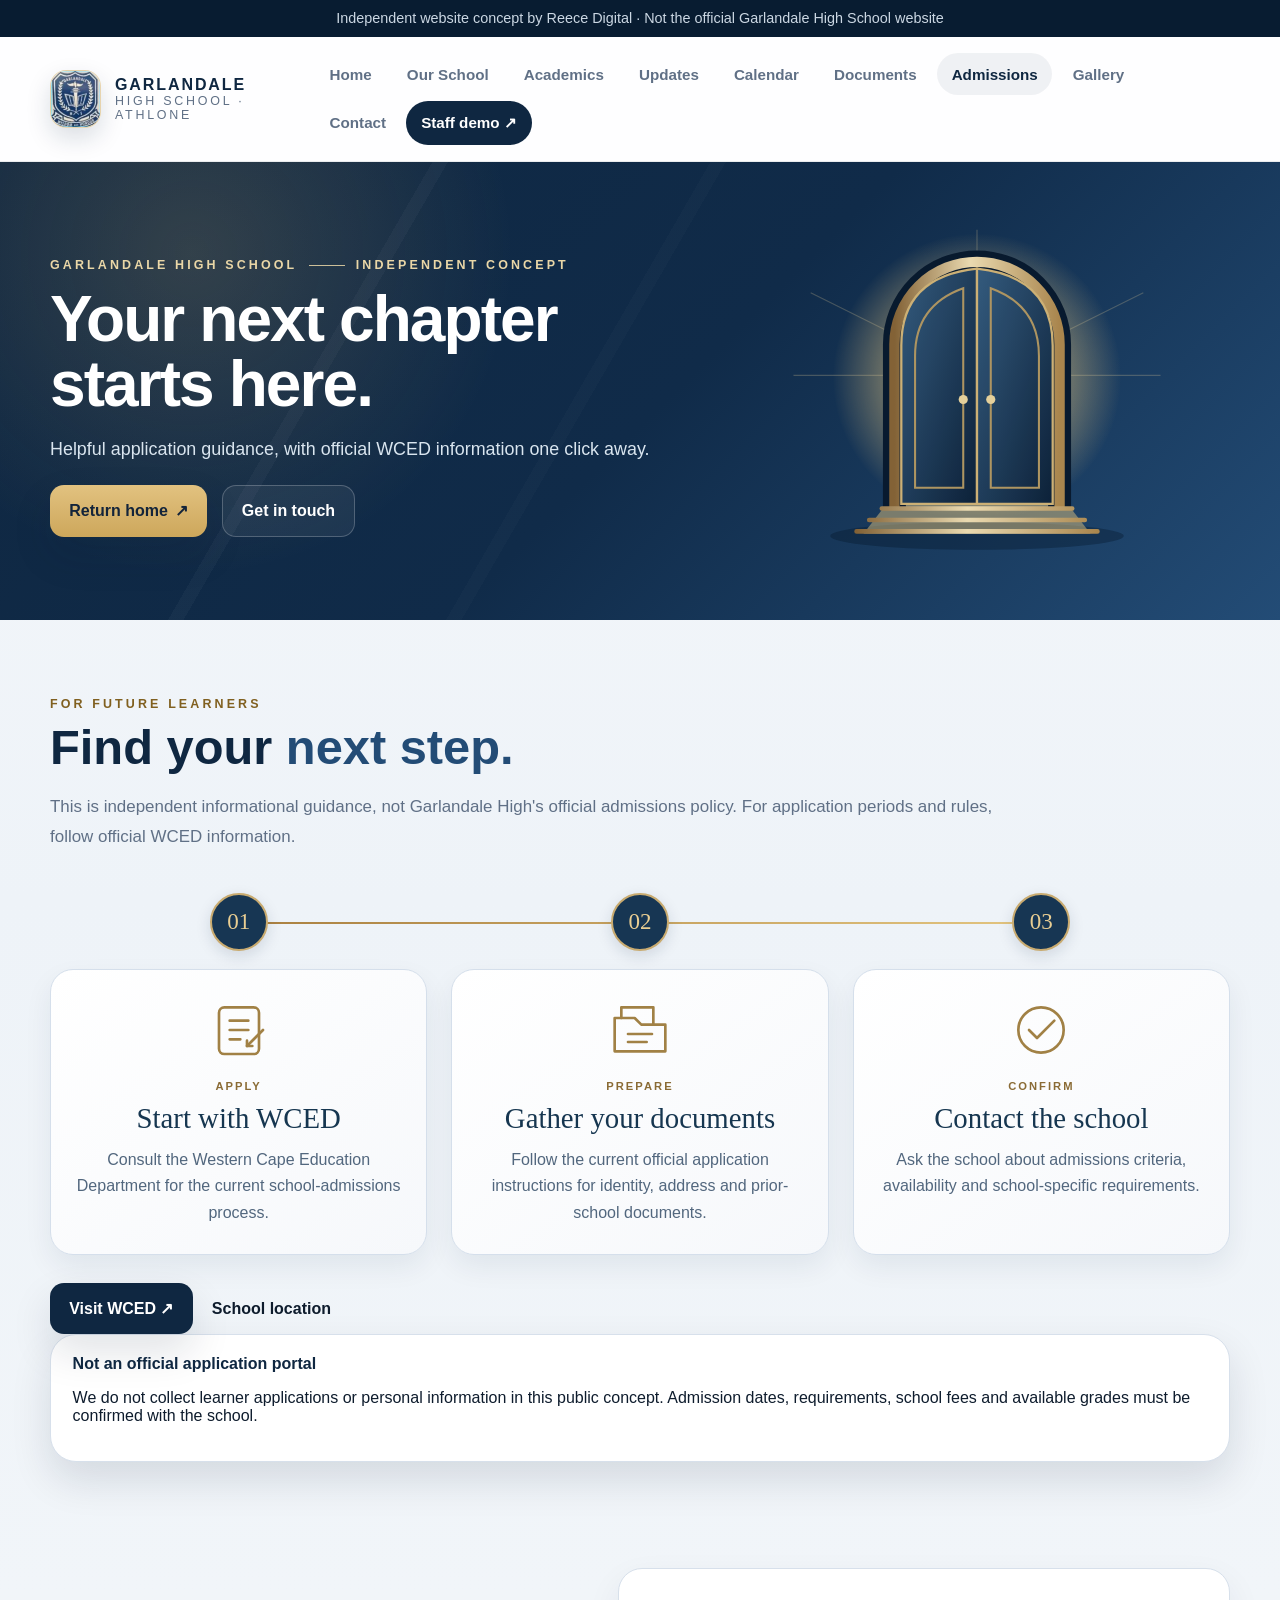
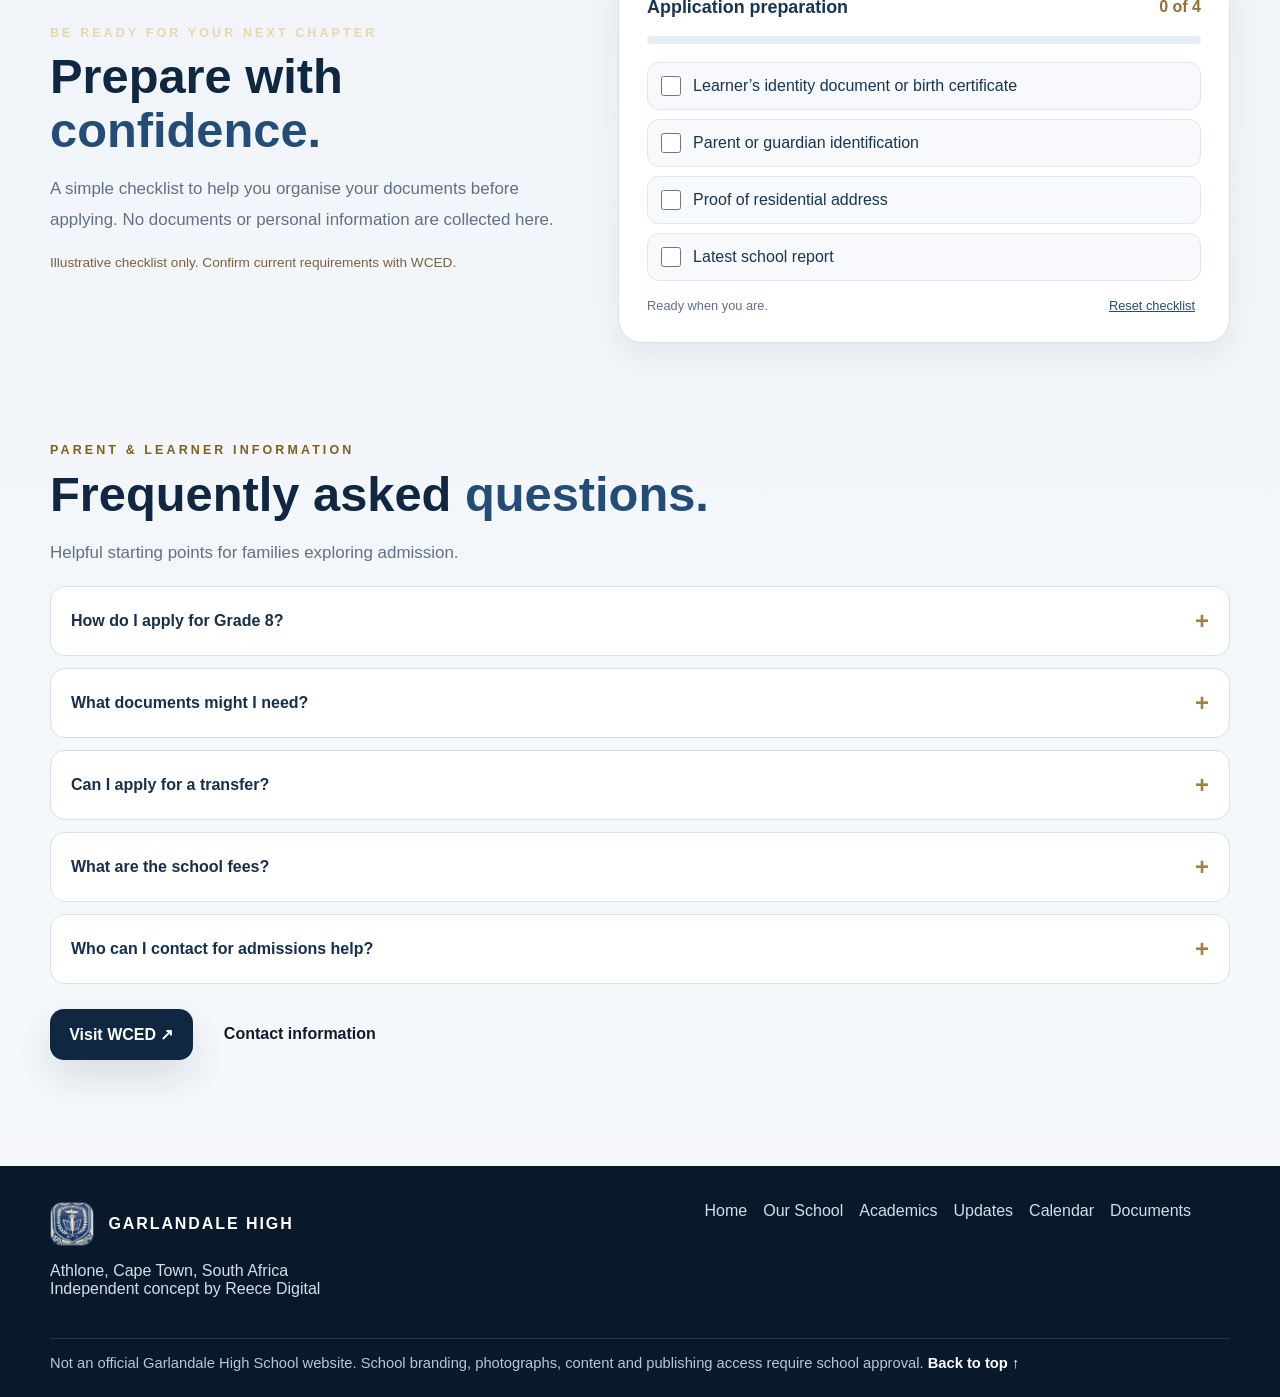
<file: admissions.html>
<!doctype html><html lang="en-ZA"><head><meta charset="utf-8"><meta name="viewport" content="width=device-width, initial-scale=1"><meta name="theme-color" content="#11253e"><meta name="description" content="Independent website concept for Garlandale High School in Athlone, Cape Town. Not the official school website."><meta property="og:title" content="Garlandale High School — Independent Concept"><meta property="og:description" content="An independent Reece Digital concept for Garlandale High School. Not the official school website."><meta property="og:type" content="website"><title>Admissions | Garlandale High School — Independent Concept</title><link rel="icon" href="assets/favicon.svg" type="image/svg+xml"><link rel="stylesheet" href="css/site.css"><style>
.admission-gateway svg{width:min(390px,100%);overflow:visible}.ag-left,.ag-right{transform-box:view-box;animation:ag-door 9s ease-in-out infinite}.ag-left{transform-origin:104px 150px}.ag-right{transform-origin:236px 150px}.ag-light{animation:ag-light 9s ease-in-out infinite}@keyframes ag-door{0%,100%{transform:scaleX(1)}40%,75%{transform:scaleX(.16)}}@keyframes ag-light{0%,100%{opacity:.18}40%,75%{opacity:1}}
.ad-journey{position:relative;display:grid;grid-template-columns:repeat(3,minmax(0,1fr));gap:24px;margin:40px 0 28px;isolation:isolate}.ad-journey:before,.ad-journey:after{content:"";position:absolute;top:29px;left:16.66%;width:66.66%;height:2px;background:#cfbea0;z-index:-1}.ad-journey:after{background:linear-gradient(90deg,#aa8040,#e3c580);transform-origin:left;transform:scaleX(0)}.ad-journey.ad-visible:after{animation:ad-progress 1.2s ease forwards}@keyframes ad-progress{to{transform:scaleX(1)}}.ad-step{display:flex;align-items:center;flex-direction:column;gap:18px;min-width:0}.ad-number{display:grid;place-items:center;width:58px;height:58px;border-radius:50%;background:#173653;color:#e9ce93;border:2px solid #c9ab70;font:23px Georgia,serif;box-shadow:0 5px 15px #10294022}.ad-visible .ad-number{animation:ad-node .7s ease var(--delay) both}@keyframes ad-node{0%{box-shadow:0 0 0 0 #d5b36d00}50%{box-shadow:0 0 0 8px #d5b36d40;background:#285476}100%{box-shadow:0 5px 15px #10294022}}.ad-step-card{width:100%;flex:1;padding:28px 24px;text-align:center;border-radius:23px;border:1px solid #d5dfeb;background:linear-gradient(145deg,#fff,#f6f8fb);box-shadow:0 12px 28px #10294012;transition:transform .3s,box-shadow .3s}.ad-step-card:hover{transform:translateY(-5px);box-shadow:0 18px 30px #10294020}.ad-step-card svg{display:block;margin:0 auto 14px;width:64px;height:64px;color:#a18145}.ad-kicker{font-size:.7rem;letter-spacing:.18em;text-transform:uppercase;color:#8a6b35;font-weight:700}.ad-step-card h3{font:normal 1.8rem Georgia,serif;color:#163650;margin:8px 0 12px}.ad-step-card p{color:#52677e;line-height:1.65;margin:0}.ad-preparation{padding-top:2rem}.ad-prep-grid{display:grid;grid-template-columns:1fr 1.15fr;gap:36px;align-items:center}.ad-note{color:#7a633c;font-size:.85rem;line-height:1.6}.ad-checklist{background:white;border:1px solid #d7e0eb;border-radius:24px;padding:28px;box-shadow:0 14px 35px #10294012}.ad-check-top,.ad-check-foot{display:flex;justify-content:space-between;align-items:center;gap:12px}.ad-check-top h3{margin:0;color:#173653;font-size:1.12rem}.ad-check-top output{color:#936f32;font-weight:700;white-space:nowrap}.ad-track{height:8px;background:#e7edf4;border-radius:20px;overflow:hidden;margin:18px 0}.ad-track span{display:block;height:100%;width:0;background:linear-gradient(90deg,#aa8142,#e2c47b);transition:width .35s;border-radius:20px}.ad-checklist .ad-check-row{display:flex;align-items:center;gap:12px;font-weight:500;color:#173653;background:#f7f9fc;border:1px solid #e0e6ef;border-radius:12px;padding:13px;margin:9px 0;cursor:pointer}.ad-check-row input{width:20px;height:20px;flex:0 0 20px;accent-color:#254e73;margin:0}.ad-check-row:has(input:checked){background:#eef5ef;border-color:#c7dfce}.ad-check-row input:checked+span{text-decoration:line-through;color:#557361}.ad-check-foot{font-size:.8rem;color:#607086;margin-top:16px}.ad-check-foot button{background:none;border:0;text-decoration:underline;color:#254e73;cursor:pointer;font:inherit}.ad-faq{padding-top:1.5rem}.ad-faq details{border:1px solid #d7e0eb;background:#fff;border-radius:15px;margin:12px 0;overflow:hidden}.ad-faq summary{display:flex;align-items:center;justify-content:space-between;gap:15px;cursor:pointer;list-style:none;padding:20px;color:#152f4c;font-weight:700}.ad-faq summary::-webkit-details-marker{display:none}.ad-faq summary span:before{content:'+';font-size:1.5rem;color:#a18145}.ad-faq details[open] summary span:before{content:'−'}.ad-faq details[open] summary{background:#f8f5ec}.ad-faq details p{padding:0 20px 18px;line-height:1.7;color:#52677e}.ad-faq-actions{display:flex;gap:12px;flex-wrap:wrap;margin-top:25px}
@media(max-width:760px){.ad-journey,.ad-prep-grid{grid-template-columns:1fr}.ad-journey:before,.ad-journey:after{display:none}.ad-step{gap:10px}.ad-checklist{padding:18px}.admission-gateway svg{max-height:270px}.ad-step-card{padding:22px}.ad-check-foot{flex-wrap:wrap}}
@media(prefers-reduced-motion:reduce){.ag-left,.ag-right,.ag-light,.ad-visible .ad-number,.ad-journey.ad-visible:after{animation:none!important}.ag-left,.ag-right{transform:scaleX(.2)}.ag-light{opacity:1}.ad-journey:after{transform:scaleX(1)}.ad-track span,.ad-step-card{transition:none}}
</style></head><body data-page="admissions"><div class="disclaimer">Independent website concept by Reece Digital · Not the official Garlandale High School website</div><header class="site-header"><div class="header-inner"><a href="index.html" class="brand" aria-label="Garlandale High School concept home"><span class="brand-symbol"><img src="assets/images/garlandale-badge.png" alt="Garlandale High School badge"></span><span><strong>GARLANDALE</strong><small>HIGH SCHOOL <span class="middle-dot">·</span> ATHLONE</small></span></a><button class="menu-toggle" id="menu-toggle" aria-label="Open navigation" aria-expanded="false" aria-controls="site-nav"><span></span><span></span><span></span></button><nav class="site-nav" id="site-nav"><a data-nav="index" href="index.html">Home</a><a data-nav="about" href="about.html">Our School</a><a data-nav="academics" href="academics.html">Academics</a><a data-nav="updates" href="updates.html">Updates</a><a data-nav="calendar" href="calendar.html">Calendar</a><a data-nav="documents" href="documents.html">Documents</a><a data-nav="admissions" href="admissions.html">Admissions</a><a data-nav="gallery" href="gallery.html">Gallery</a><a data-nav="contact" href="contact.html">Contact</a><a class="staff-link" data-nav="staff-login" href="staff-login.html">Staff demo ↗</a></nav></div></header><main><section class="hero interior-hero"><div class="hero-lines"></div><div class="hero-inner"><div class="hero-copy"><span class="eyebrow hero-eyebrow">GARLANDALE HIGH SCHOOL <span class="tiny-rule"></span> INDEPENDENT CONCEPT</span><h1>Your next chapter starts here.</h1><p>Helpful application guidance, with official WCED information one click away.</p><div class="hero-actions"><a class="btn btn-gold" href="index.html">Return home <span aria-hidden="true">↗</span></a><a class="btn btn-ghost" href="contact.html">Get in touch</a></div></div><div class="banner-art admission-gateway" aria-hidden="true"><svg viewBox="0 0 340 300"><defs><linearGradient id="ag-gold"><stop stop-color="#896535"/><stop offset=".46" stop-color="#f6e3b5"/><stop offset="1" stop-color="#b18a4d"/></linearGradient><linearGradient id="ag-door" x2="1" y2="1"><stop stop-color="#365d80"/><stop offset="1" stop-color="#0c2037"/></linearGradient><radialGradient id="ag-light"><stop stop-color="#fff5d5"/><stop offset=".45" stop-color="#e7c780" stop-opacity=".65"/><stop offset="1" stop-color="#e7c780" stop-opacity="0"/></radialGradient></defs><ellipse cx="170" cy="272" rx="128" ry="12" fill="#051426" opacity=".35"/><g class="ag-light"><circle cx="170" cy="134" r="126" fill="url(#ag-light)"/><path d="M160 155L71 270H269L180 155Z" fill="#e7c780" opacity=".5"/><path d="M170 132L25 60M170 132L315 60M170 132V5M170 132H10M170 132H330" stroke="#f1d69a" opacity=".25"/></g><path d="M98 248V105A72 72 0 0 1 242 105V248" fill="none" stroke="#08192d" stroke-width="20"/><path d="M98 248V105A72 72 0 0 1 242 105V248" fill="none" stroke="url(#ag-gold)" stroke-width="9"/><g class="ag-left"><path d="M104 244V106Q104 46 170 39V244Z" fill="url(#ag-door)" stroke="#d6b777" stroke-width="2"/><path d="M116 115Q116 71 158 56V230H116Z" fill="none" stroke="#b69a62" stroke-width="1.8"/><circle cx="158" cy="153" r="4" fill="#f0d99f"/></g><g class="ag-right"><path d="M236 244V106Q236 46 170 39V244Z" fill="url(#ag-door)" stroke="#d6b777" stroke-width="2"/><path d="M224 115Q224 71 182 56V230H224Z" fill="none" stroke="#b69a62" stroke-width="1.8"/><circle cx="182" cy="153" r="4" fill="#f0d99f"/></g><path d="M87 248H253M76 258H264M65 268H275" stroke="url(#ag-gold)" stroke-width="4" stroke-linecap="round"/></svg></div></div></section><section class="section"><span class="eyebrow">FOR FUTURE LEARNERS</span><h2>Find your <em>next step.</em></h2><p class="section-lead">This is independent informational guidance, not Garlandale High's official admissions policy. For application periods and rules, follow official WCED information.</p><div class="ad-journey" id="ad-journey"><article class="ad-step" style="--delay:0ms"><span class="ad-number">01</span><div class="ad-step-card"><svg viewBox="0 0 48 48" aria-hidden="true" fill="none" stroke="currentColor" stroke-width="2" stroke-linecap="round" stroke-linejoin="round"><rect x="9" y="7" width="30" height="35" rx="4"/><path d="M17 17H31M17 24H31M17 31H25M30 36L42 24"/><path d="M34 36L30 36L30 32"/></svg><span class="ad-kicker">Apply</span><h3>Start with WCED</h3><p>Consult the Western Cape Education Department for the current school-admissions process.</p></div></article><article class="ad-step" style="--delay:250ms"><span class="ad-number">02</span><div class="ad-step-card"><svg viewBox="0 0 48 48" aria-hidden="true" fill="none" stroke="currentColor" stroke-width="2" stroke-linecap="round" stroke-linejoin="round"><path d="M5 15H20L25 20H43V40H5Z"/><path d="M10 15V7H34V20M15 27H33M15 33H29"/></svg><span class="ad-kicker">Prepare</span><h3>Gather your documents</h3><p>Follow the current official application instructions for identity, address and prior-school documents.</p></div></article><article class="ad-step" style="--delay:500ms"><span class="ad-number">03</span><div class="ad-step-card"><svg viewBox="0 0 48 48" aria-hidden="true" fill="none" stroke="currentColor" stroke-width="2" stroke-linecap="round" stroke-linejoin="round"><circle cx="24" cy="24" r="17"/><path d="M15 24L21 30L34 17"/></svg><span class="ad-kicker">Confirm</span><h3>Contact the school</h3><p>Ask the school about admissions criteria, availability and school-specific requirements.</p></div></article></div><div class="action-bar"><a class="btn btn-primary" href="https://www.westerncape.gov.za/education" target="_blank" rel="noopener noreferrer">Visit WCED ↗</a><a class="btn btn-outline" href="contact.html">School location</a></div><div class="notice"><strong>Not an official application portal</strong><p>We do not collect learner applications or personal information in this public concept. Admission dates, requirements, school fees and available grades must be confirmed with the school.</p></div></section><section class="section ad-preparation"><div class="ad-prep-grid"><div><span class="eyebrow">BE READY FOR YOUR NEXT CHAPTER</span><h2>Prepare with <em>confidence.</em></h2><p class="section-lead">A simple checklist to help you organise your documents before applying. No documents or personal information are collected here.</p><p class="ad-note">Illustrative checklist only. Confirm current requirements with WCED.</p></div><div class="ad-checklist"><div class="ad-check-top"><h3>Application preparation</h3><output id="ad-count" aria-live="polite">0 of 4</output></div><div class="ad-track" role="progressbar" aria-label="Preparation progress" aria-valuemin="0" aria-valuemax="4" aria-valuenow="0"><span></span></div><label class="ad-check-row"><input type="checkbox" class="ad-check"><span>Learner’s identity document or birth certificate</span></label><label class="ad-check-row"><input type="checkbox" class="ad-check"><span>Parent or guardian identification</span></label><label class="ad-check-row"><input type="checkbox" class="ad-check"><span>Proof of residential address</span></label><label class="ad-check-row"><input type="checkbox" class="ad-check"><span>Latest school report</span></label><div class="ad-check-foot"><span id="ad-status" aria-live="polite">Ready when you are.</span><button type="button" id="ad-reset">Reset checklist</button></div></div></div></section><section class="section ad-faq"><span class="eyebrow">PARENT &amp; LEARNER INFORMATION</span><h2>Frequently asked <em>questions.</em></h2><p class="section-lead">Helpful starting points for families exploring admission.</p><details><summary>How do I apply for Grade 8?<span aria-hidden="true"></span></summary><p>Start with the official WCED admissions information. Confirm the relevant application period and procedure before applying.</p></details><details><summary>What documents might I need?<span aria-hidden="true"></span></summary><p>Use the preparation checklist above as a starting point. Check WCED’s current document requirements, including any alternatives that apply to your circumstances.</p></details><details><summary>Can I apply for a transfer?<span aria-hidden="true"></span></summary><p>Contact WCED and the school for guidance on the relevant grade, application procedure and availability. A place is not guaranteed.</p></details><details><summary>What are the school fees?<span aria-hidden="true"></span></summary><p>Current fees and any applicable exemption procedures have not been verified for this concept. Contact the school for official information.</p></details><details><summary>Who can I contact for admissions help?<span aria-hidden="true"></span></summary><p>Use the school contact page or official WCED channels for guidance. This independent website concept does not accept applications.</p></details><div class="ad-faq-actions"><a class="btn btn-primary" href="https://www.westerncape.gov.za/education" target="_blank" rel="noopener noreferrer">Visit WCED ↗</a><a class="btn btn-outline" href="contact.html">Contact information</a></div></section></main><footer class="site-footer"><div class="footer-inner"><div><span class="footer-brand"><img src="assets/images/garlandale-badge.png" alt="Garlandale High School badge"><span>GARLANDALE HIGH</span></span><p>Athlone, Cape Town, South Africa<br>Independent concept by Reece Digital</p></div><div class="footer-nav"><a href="index.html">Home</a><a href="about.html">Our School</a><a href="academics.html">Academics</a><a href="updates.html">Updates</a><a href="calendar.html">Calendar</a><a href="documents.html">Documents</a></div><div class="footer-bottom">Not an official Garlandale High School website. School branding, photographs, content and publishing access require school approval. <a href="#" id="back-to-top">Back to top ↑</a></div></div></footer><script src="js/site.js" defer></script><script>(()=>{const journey=document.getElementById('ad-journey');if('IntersectionObserver' in window){const observer=new IntersectionObserver(entries=>{if(entries.some(e=>e.isIntersecting)){journey.classList.add('ad-visible');observer.disconnect();}},{threshold:0.15});observer.observe(journey);}else journey.classList.add('ad-visible');const checks=[...document.querySelectorAll('.ad-check')],count=document.getElementById('ad-count'),track=document.querySelector('.ad-track'),status=document.getElementById('ad-status');function update(){const n=checks.filter(c=>c.checked).length;count.textContent=n+' of '+checks.length;track.setAttribute('aria-valuenow',n);track.firstElementChild.style.width=(n/checks.length*100)+'%';status.textContent=n===checks.length?'Checklist complete. Confirm official requirements.':n===0?'Ready when you are.':'Making progress.';}checks.forEach(c=>c.addEventListener('change',update));document.getElementById('ad-reset').addEventListener('click',()=>{checks.forEach(c=>c.checked=false);update();});update();})();</script></body></html>
</file>
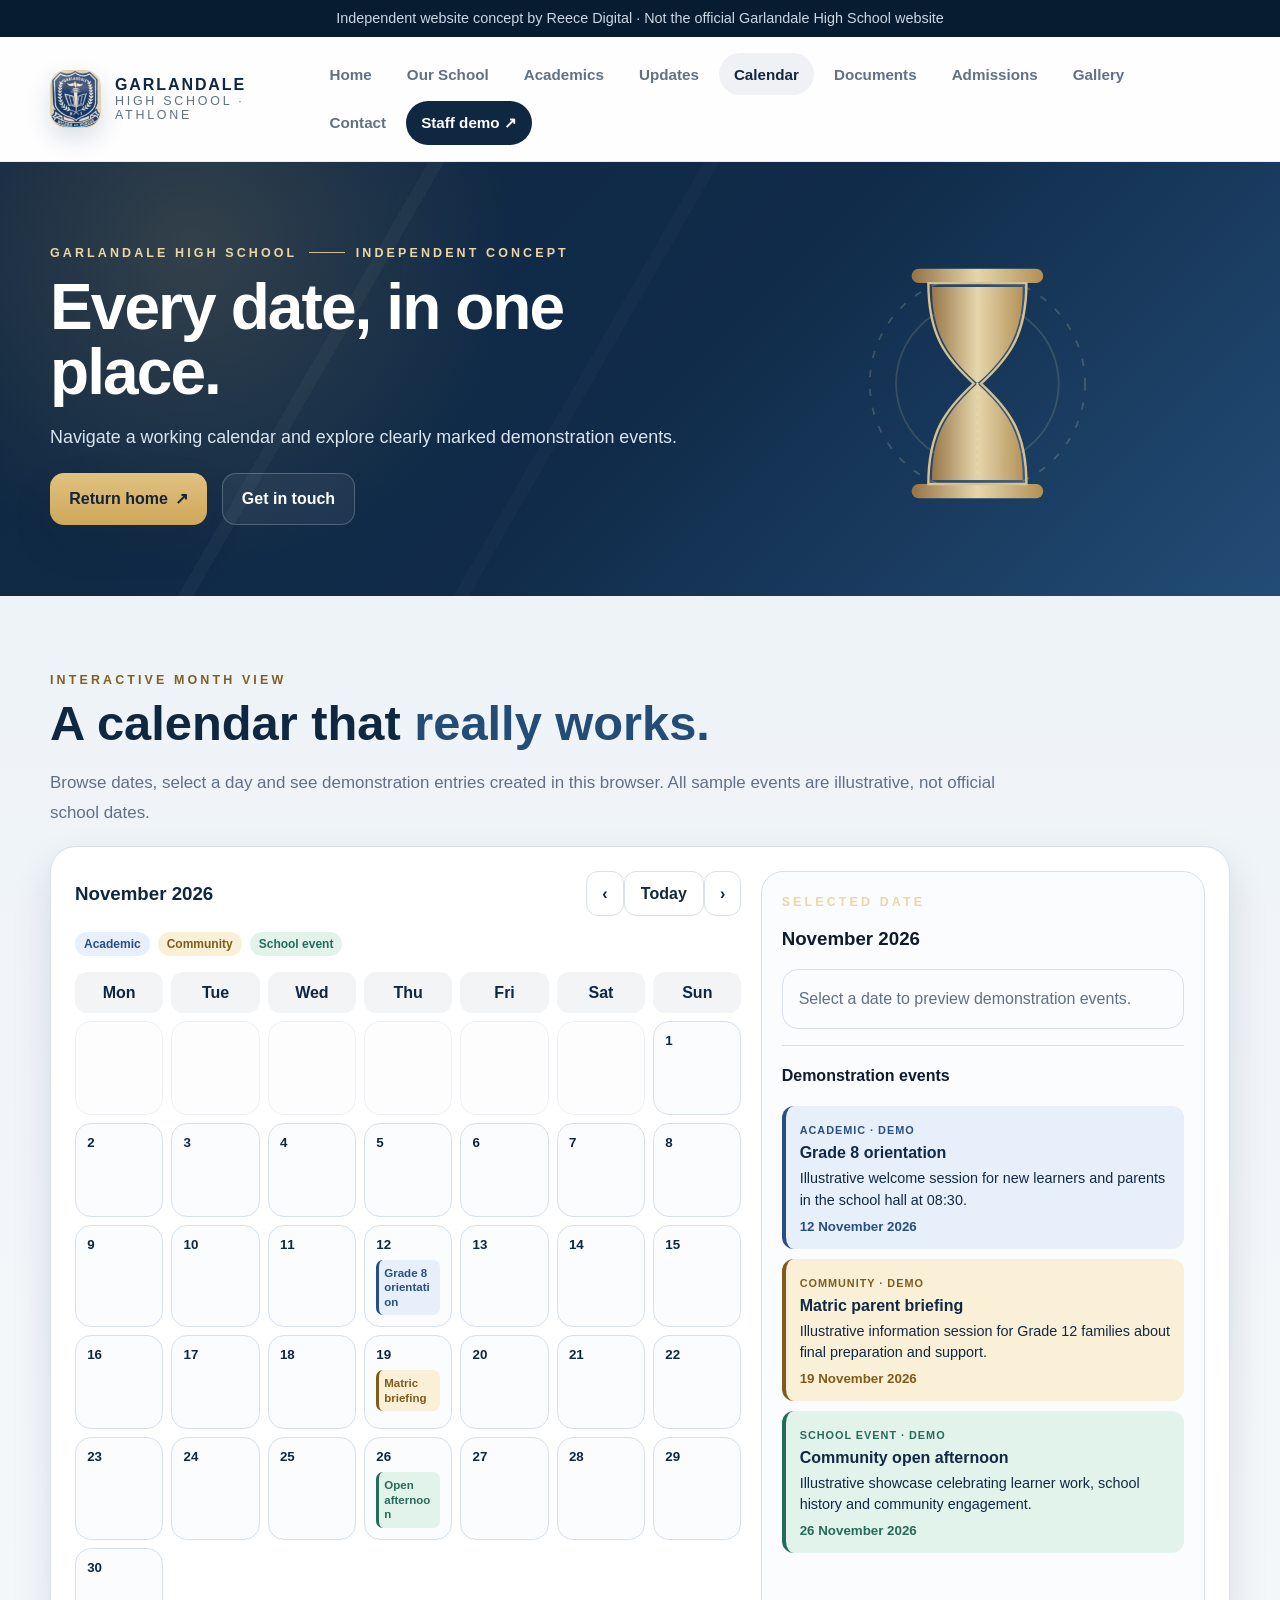
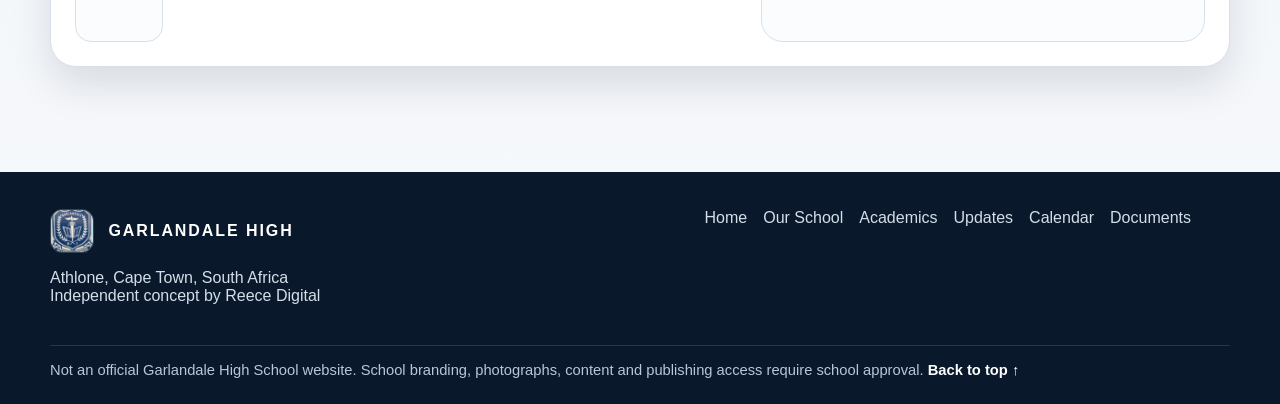
<file: calendar.html>
<!doctype html><html lang="en-ZA"><head><meta charset="utf-8"><meta name="viewport" content="width=device-width, initial-scale=1"><meta name="theme-color" content="#11253e"><meta name="description" content="Independent website concept for Garlandale High School in Athlone, Cape Town. Not the official school website."><meta property="og:title" content="Garlandale High School — Independent Concept"><meta property="og:description" content="An independent Reece Digital concept for Garlandale High School. Not the official school website."><meta property="og:type" content="website"><title>Calendar | Garlandale High School — Independent Concept</title><link rel="icon" href="assets/favicon.svg" type="image/svg+xml"><link rel="stylesheet" href="css/site.css"></head><body data-page="calendar"><div class="disclaimer">Independent website concept by Reece Digital · Not the official Garlandale High School website</div><header class="site-header"><div class="header-inner"><a href="index.html" class="brand" aria-label="Garlandale High School concept home"><span class="brand-symbol"><img src="assets/images/garlandale-badge.png" alt="Garlandale High School badge"></span><span><strong>GARLANDALE</strong><small>HIGH SCHOOL <span class="middle-dot">·</span> ATHLONE</small></span></a><button class="menu-toggle" id="menu-toggle" aria-label="Open navigation" aria-expanded="false" aria-controls="site-nav"><span></span><span></span><span></span></button><nav class="site-nav" id="site-nav"><a data-nav="index" href="index.html">Home</a><a data-nav="about" href="about.html">Our School</a><a data-nav="academics" href="academics.html">Academics</a><a data-nav="updates" href="updates.html">Updates</a><a data-nav="calendar" href="calendar.html">Calendar</a><a data-nav="documents" href="documents.html">Documents</a><a data-nav="admissions" href="admissions.html">Admissions</a><a data-nav="gallery" href="gallery.html">Gallery</a><a data-nav="contact" href="contact.html">Contact</a><a class="staff-link" data-nav="staff-login" href="staff-login.html">Staff demo ↗</a></nav></div></header><main><section class="hero interior-hero"><div class="hero-lines"></div><div class="hero-inner"><div class="hero-copy"><span class="eyebrow hero-eyebrow">GARLANDALE HIGH SCHOOL <span class="tiny-rule"></span> INDEPENDENT CONCEPT</span><h1>Every date, in one place.</h1><p>Navigate a working calendar and explore clearly marked demonstration events.</p><div class="hero-actions"><a class="btn btn-gold" href="index.html">Return home <span aria-hidden="true">↗</span></a><a class="btn btn-ghost" href="contact.html">Get in touch</a></div></div><div class="banner-art" aria-hidden="true"><div class="hourglass-art"><svg class="hourglass-svg" viewBox="0 0 300 220"><defs><linearGradient id="hourglassGold" x1="0" x2="1"><stop offset="0" stop-color="#9b7644"/><stop offset="0.5" stop-color="#f1dfb1"/><stop offset="1" stop-color="#bb9556"/></linearGradient><linearGradient id="hourglassGlass" x1="0" x2="1"><stop offset="0" stop-color="rgba(231,242,255,.08)"/><stop offset="1" stop-color="rgba(231,242,255,.18)"/></linearGradient></defs><circle class="hourglass-orbit orbit-one" cx="150" cy="110" r="90"/><circle class="hourglass-orbit orbit-two" cx="150" cy="110" r="68"/><g class="hourglass-body"><defs><clipPath id="sandUpper"><path d="M112 29H188C188 67 176 86 151 109H149C124 86 112 67 112 29Z"/></clipPath><clipPath id="sandLower"><path d="M112 191H188C188 153 176 134 151 111H149C124 134 112 153 112 191Z"/></clipPath></defs><rect x="95" y="14" width="110" height="12" rx="6" fill="url(#hourglassGold)"/><rect x="95" y="194" width="110" height="12" rx="6" fill="url(#hourglassGold)"/><path d="M109 26H191C191 69 177 88 153 110C177 132 191 151 191 194H109C109 151 123 132 147 110C123 88 109 69 109 26Z" fill="url(#hourglassGlass)" stroke="#e1c995" stroke-width="2"/><g class="sand-orientation"><g clip-path="url(#sandUpper)"><rect class="sand-drain" x="110" y="29" width="80" height="81" fill="url(#hourglassGold)"/></g><g clip-path="url(#sandLower)"><rect class="sand-collect" x="110" y="110" width="80" height="81" fill="url(#hourglassGold)"/></g><path class="hourglass-stream" d="M150 110V190" stroke="#efd8a1" stroke-width="2" stroke-linecap="round" stroke-dasharray="2 5"/></g></g></svg></div></div></div></section><section class="section"><span class="eyebrow">INTERACTIVE MONTH VIEW</span><h2>A calendar that <em>really works.</em></h2><p class="section-lead">Browse dates, select a day and see demonstration entries created in this browser. All sample events are illustrative, not official school dates.</p><div class="calendar-shell"><div class="calendar-main"><div class="calendar-toolbar"><h3 id="month-title"></h3><div><button id="prev-month" class="icon-btn" aria-label="Previous month">‹</button><button id="today-month" class="small-btn">Today</button><button id="next-month" class="icon-btn" aria-label="Next month">›</button></div></div><div id="calendar-grid" class="calendar-grid"></div></div><aside class="calendar-aside"><span class="eyebrow">SELECTED DATE</span><h3 id="selected-date"></h3><div id="day-events"></div><hr/><h4>Demonstration events</h4><div id="upcoming-events"></div></aside></div></section></main><footer class="site-footer"><div class="footer-inner"><div><span class="footer-brand"><img src="assets/images/garlandale-badge.png" alt="Garlandale High School badge"><span>GARLANDALE HIGH</span></span><p>Athlone, Cape Town, South Africa<br>Independent concept by Reece Digital</p></div><div class="footer-nav"><a href="index.html">Home</a><a href="about.html">Our School</a><a href="academics.html">Academics</a><a href="updates.html">Updates</a><a href="calendar.html">Calendar</a><a href="documents.html">Documents</a></div><div class="footer-bottom">Not an official Garlandale High School website. School branding, photographs, content and publishing access require school approval. <a href="#" id="back-to-top">Back to top ↑</a></div></div></footer><script src="js/site.js" defer></script></body></html>
</file>
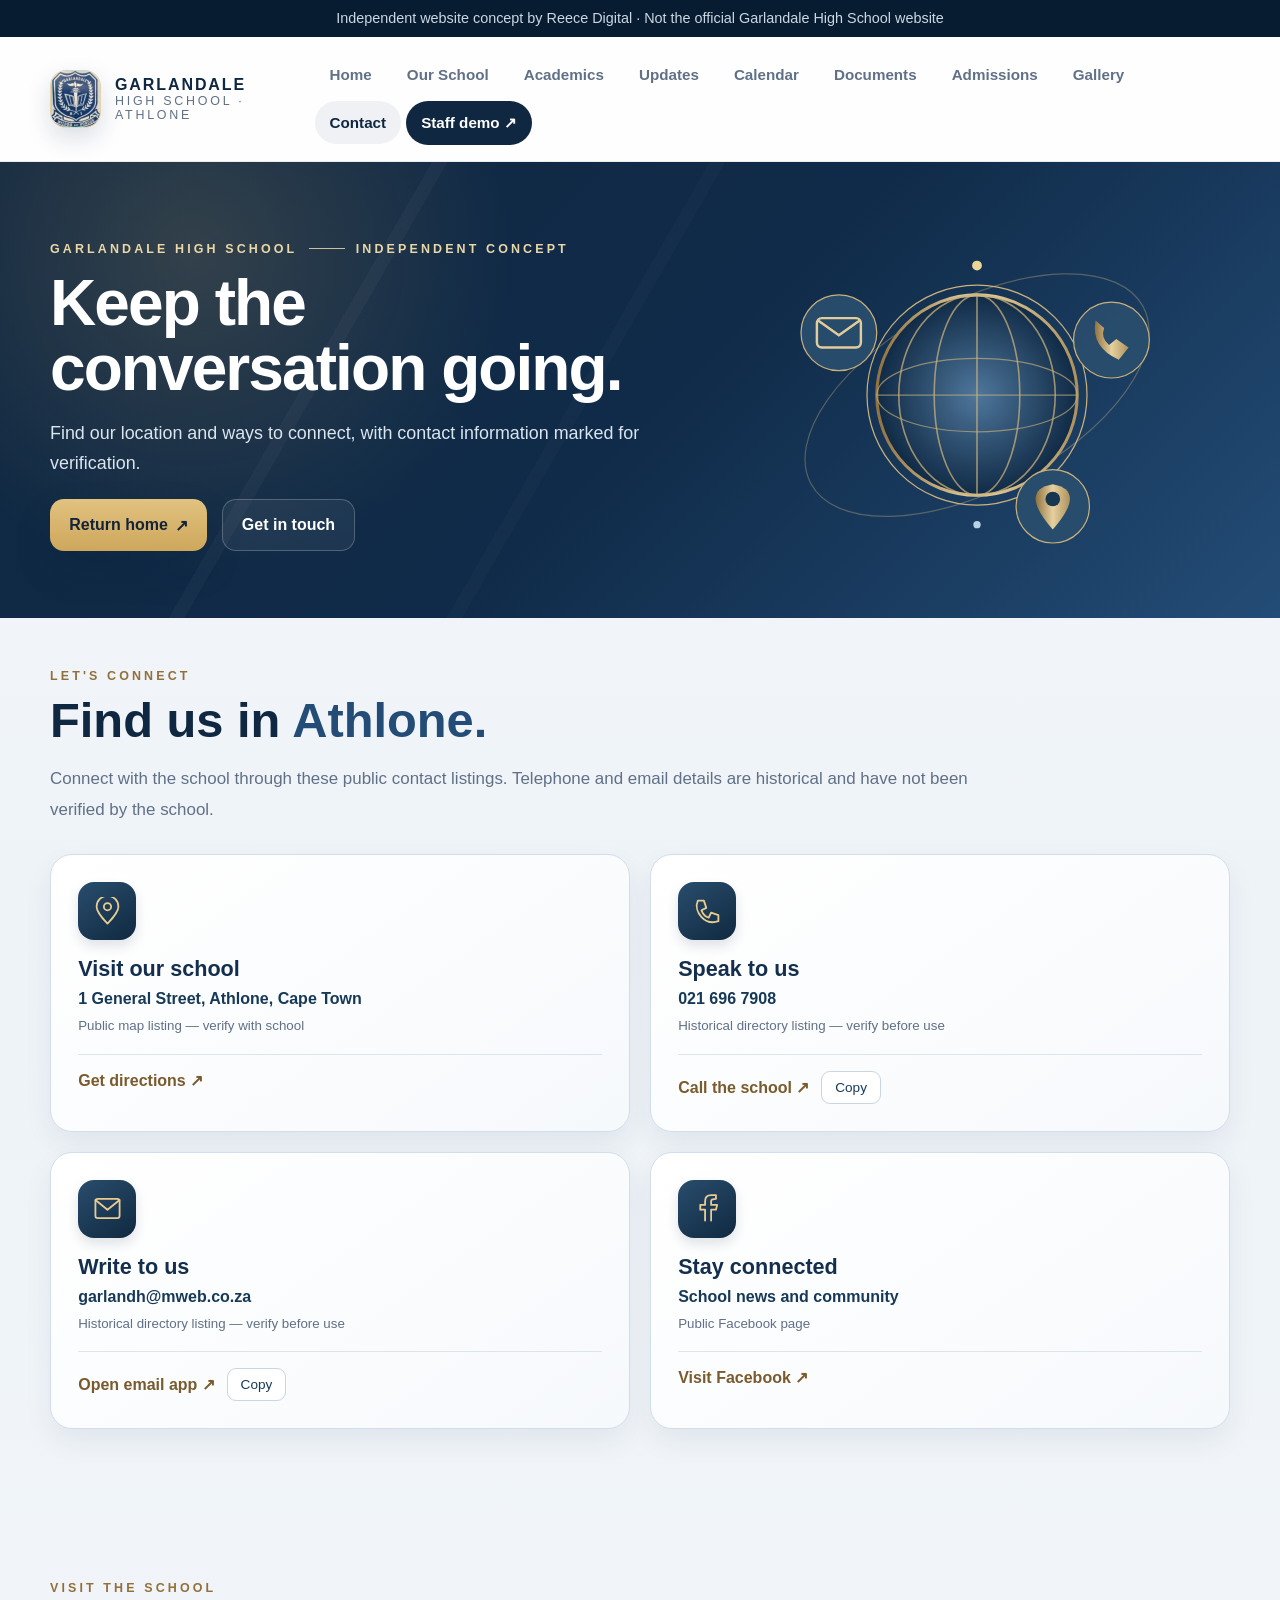
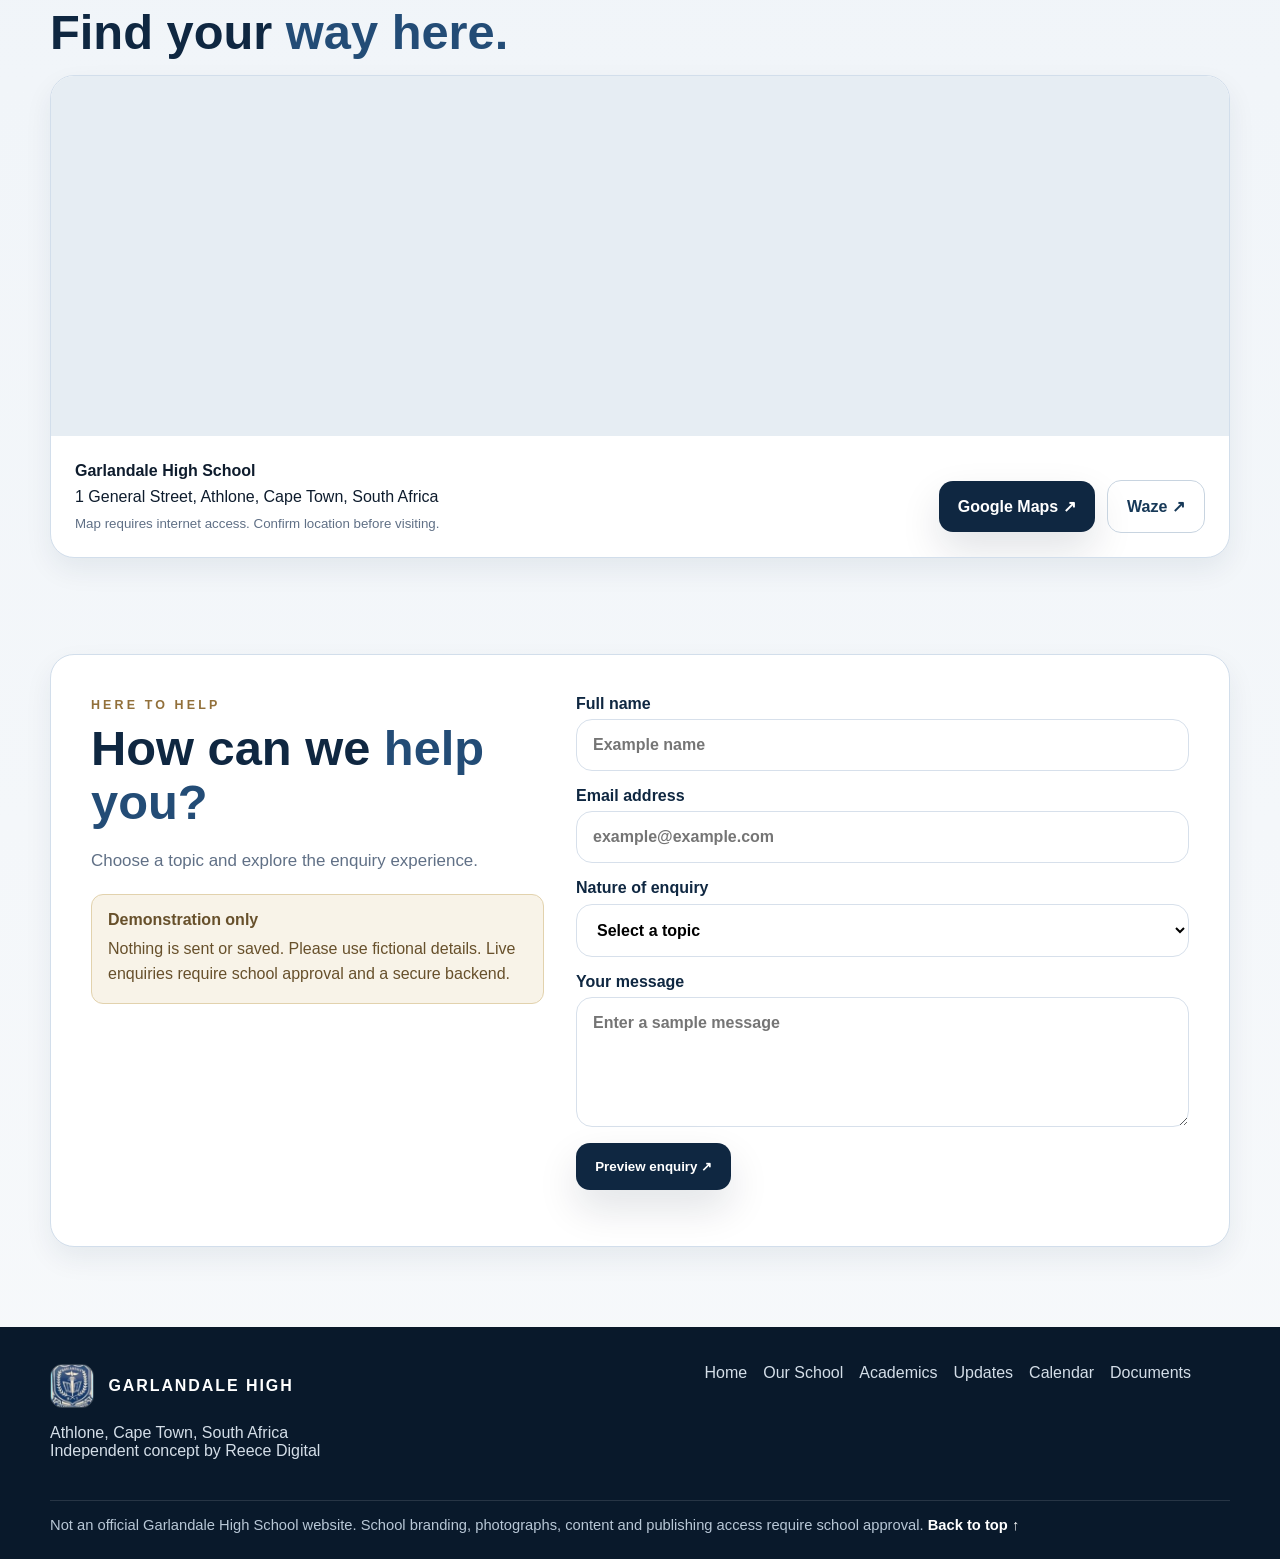
<file: contact.html>
<!doctype html><html lang="en-ZA"><head><meta charset="utf-8"><meta name="viewport" content="width=device-width, initial-scale=1"><meta name="theme-color" content="#11253e"><meta name="description" content="Independent website concept for Garlandale High School in Athlone, Cape Town. Not the official school website."><meta property="og:title" content="Garlandale High School — Independent Concept"><meta property="og:description" content="An independent Reece Digital concept for Garlandale High School. Not the official school website."><meta property="og:type" content="website"><title>Contact | Garlandale High School — Independent Concept</title><link rel="icon" href="assets/favicon.svg" type="image/svg+xml"><link rel="stylesheet" href="css/site.css"><style>
body[data-page=contact] .contact-globe svg{width:min(440px,100%);overflow:visible}.cg-lines,.cg-orbit,.cg-signal{transform-origin:180px 140px}.cg-lines{animation:cgrotate 12s ease-in-out infinite}.cg-orbit{animation:cgspin 26s linear infinite}.cg-signal{animation:cgpulse 3s ease-out infinite}.cg-float{animation:cgfloat 5s ease-in-out infinite}.cg-phone{animation-duration:6s;animation-direction:reverse}.cg-pin{animation-duration:7s}@keyframes cgrotate{50%{transform:scaleX(.35)}}@keyframes cgspin{to{transform:rotate(360deg)}}@keyframes cgpulse{0%{transform:scale(.8);opacity:.55}100%{transform:scale(1.5);opacity:0}}@keyframes cgfloat{50%{transform:translateY(-9px)}}
.ct-section{padding-block:3rem}.ct-section .eyebrow{color:#92703a}.ct-grid{display:grid;grid-template-columns:repeat(2,minmax(0,1fr));gap:1.25rem;margin-top:1.8rem}.ct-card{position:relative;overflow:hidden;background:linear-gradient(145deg,#fff,#f6f9fc);border:1px solid #d2deeb;border-radius:22px;padding:1.7rem;box-shadow:0 12px 28px #10294412;transition:transform .35s,box-shadow .35s;min-width:0}.ct-card::after{content:"";position:absolute;inset:0;pointer-events:none;background:linear-gradient(110deg,transparent 30%,#d9b56a25 50%,transparent 70%);transform:translateX(-110%);transition:transform .8s}.ct-card:hover::after{transform:translateX(110%)}.ct-card:hover{transform:translateY(-5px);box-shadow:0 22px 35px #10294420}.ct-card h3{color:#142f4d;font-size:1.35rem;margin:1rem 0 .5rem}.ct-detail{color:#173958;font-weight:650;overflow-wrap:anywhere;margin:.5rem 0}.ct-card small,.ct-map small{color:#607086}.ct-icon{display:grid;place-items:center;width:58px;height:58px;border-radius:16px;background:linear-gradient(145deg,#294d6d,#102940);color:#e7cb92;box-shadow:0 6px 12px #10294420}.ct-icon svg{width:29px;height:29px;transform-origin:center}.ct-icon-0 svg{animation:cgfloat 4s ease-in-out infinite}.ct-icon-1 svg{animation:ct-ring 5s ease-in-out infinite}.ct-icon-2 svg{animation:ct-mail 5s ease-in-out infinite}.ct-icon-3 svg{animation:ct-shine 4s ease-in-out infinite}@keyframes ct-ring{0%,65%,100%{transform:rotate(0)}72%,88%{transform:rotate(-12deg)}80%,95%{transform:rotate(12deg)}}@keyframes ct-mail{50%{transform:translateY(-3px) scale(1.1)}}@keyframes ct-shine{50%{filter:drop-shadow(0 0 6px #f6db9a)}}.ct-actions{display:flex;flex-wrap:wrap;gap:.75rem;align-items:center;margin-top:1.2rem}.ct-card .ct-actions{border-top:1px solid #dce4ec;padding-top:1rem}.ct-card a{color:#795b2d;font-weight:700}.ct-copy{border:1px solid #c9d6e1;background:white;color:#173958;border-radius:9px;padding:.5rem .8rem;cursor:pointer;font:inherit;font-size:.85rem}.ct-status{min-height:1.3em;color:#385978}.ct-map{border:1px solid #d2deeb;border-radius:24px;overflow:hidden;background:#fff;box-shadow:0 12px 28px #10294412}.ct-map iframe{width:100%;height:360px;border:0;display:block;background:#e6edf3}.ct-map-caption{padding:1.5rem;display:flex;align-items:center;justify-content:space-between;gap:1rem;flex-wrap:wrap}.ct-map-caption p{margin:.5rem 0}.ct-outline{border:1px solid #c8d4e0;color:#173958}.ct-form-shell{display:grid;grid-template-columns: .85fr 1.15fr;gap:2rem;background:#fff;border:1px solid #d2deeb;border-radius:24px;padding:clamp(1.2rem,4vw,2.5rem);box-shadow:0 12px 28px #10294412}.ct-demo-note{padding:1rem;background:#f8f3e8;border:1px solid #e2d2ad;border-radius:12px;color:#67502b}.ct-demo-note p{line-height:1.55;margin:.5rem 0 0}.ct-form-shell form{min-width:0}.ct-form-shell label{display:block;margin:0 0 1rem}.ct-form-shell input,.ct-form-shell select,.ct-form-shell textarea{display:block;margin:.4rem 0 0;width:100%}.ct-form-shell button{cursor:pointer}.ct-form-shell #ct-form-status{color:#315c50;line-height:1.6}.ct-reveal .ct-card{opacity:0;transform:translateY(16px)}.ct-reveal.ct-visible .ct-card{opacity:1;transform:none;transition:opacity .6s,transform .6s,box-shadow .35s;transition-delay:calc(var(--i)*100ms)}.ct-reveal.ct-visible .ct-card:hover{transform:translateY(-5px);transition-delay:0s}@media(max-width:760px){.ct-grid,.ct-form-shell{grid-template-columns:1fr}.ct-section{padding-block:2rem}.ct-map iframe{height:270px}}@media(prefers-reduced-motion:reduce){.contact-globe svg *,.ct-icon svg{animation:none!important}.ct-reveal .ct-card{opacity:1;transform:none;transition:none}}
</style></head><body data-page="contact"><div class="disclaimer">Independent website concept by Reece Digital · Not the official Garlandale High School website</div><header class="site-header"><div class="header-inner"><a href="index.html" class="brand" aria-label="Garlandale High School concept home"><span class="brand-symbol"><img src="assets/images/garlandale-badge.png" alt="Garlandale High School badge"></span><span><strong>GARLANDALE</strong><small>HIGH SCHOOL <span class="middle-dot">·</span> ATHLONE</small></span></a><button class="menu-toggle" id="menu-toggle" aria-label="Open navigation" aria-expanded="false" aria-controls="site-nav"><span></span><span></span><span></span></button><nav class="site-nav" id="site-nav"><a data-nav="index" href="index.html">Home</a><a data-nav="about" href="about.html">Our School</a><a data-nav="academics" href="academics.html">Academics</a><a data-nav="updates" href="updates.html">Updates</a><a data-nav="calendar" href="calendar.html">Calendar</a><a data-nav="documents" href="documents.html">Documents</a><a data-nav="admissions" href="admissions.html">Admissions</a><a data-nav="gallery" href="gallery.html">Gallery</a><a data-nav="contact" href="contact.html">Contact</a><a class="staff-link" data-nav="staff-login" href="staff-login.html">Staff demo ↗</a></nav></div></header><main><section class="hero interior-hero"><div class="hero-lines"></div><div class="hero-inner"><div class="hero-copy"><span class="eyebrow hero-eyebrow">GARLANDALE HIGH SCHOOL <span class="tiny-rule"></span> INDEPENDENT CONCEPT</span><h1>Keep the conversation going.</h1><p>Find our location and ways to connect, with contact information marked for verification.</p><div class="hero-actions"><a class="btn btn-gold" href="index.html">Return home <span aria-hidden="true">↗</span></a><a class="btn btn-ghost" href="#enquiry">Get in touch</a></div></div><div class="banner-art contact-globe" aria-hidden="true"><svg viewBox="0 0 360 280"><defs><radialGradient id="cg"><stop stop-color="#527ba0"/><stop offset="1" stop-color="#102a45"/></radialGradient><linearGradient id="cm"><stop stop-color="#98763f"/><stop offset=".5" stop-color="#f1d9a3"/><stop offset="1" stop-color="#b5975d"/></linearGradient></defs><circle class="cg-signal" cx="180" cy="140" r="90" fill="none" stroke="#d6b87d"/><ellipse cx="180" cy="140" rx="154" ry="77" transform="rotate(-28 180 140)" fill="none" stroke="#d9bd85" opacity=".35"/><circle cx="180" cy="140" r="82" fill="url(#cg)" stroke="url(#cm)" stroke-width="2.5"/><g class="cg-lines" fill="none" stroke="#d4b77b" stroke-width="1.3" opacity=".75"><ellipse cx="180" cy="140" rx="35" ry="82"/><ellipse cx="180" cy="140" rx="64" ry="82"/><path d="M180 58V222"/></g><g fill="none" stroke="#d4b77b" opacity=".65"><ellipse cx="180" cy="140" rx="82" ry="30"/><path d="M98 140H262"/></g><g class="cg-orbit"><circle cx="180" cy="34" r="4" fill="#f8df9b"/><circle cx="180" cy="246" r="3" fill="#c1d9ef"/></g><g class="cg-float"><circle cx="67" cy="89" r="31" fill="#294d6d" stroke="#d5b77b"/><rect x="49" y="77" width="36" height="24" rx="4" fill="none" stroke="#eed5a0" stroke-width="2"/><path d="M50 79L67 91L84 79" fill="none" stroke="#eed5a0" stroke-width="2"/></g><g class="cg-float cg-phone"><circle cx="290" cy="95" r="31" fill="#294d6d" stroke="#d5b77b"/><path d="M277 79Q273 101 296 111L304 101L294 94L288 99Q281 93 284 85Z" fill="url(#cm)"/></g><g class="cg-float cg-pin"><circle cx="242" cy="231" r="30" fill="#294d6d" stroke="#d5b77b"/><path d="M242 250Q214 218 242 213Q270 218 242 250Z" fill="url(#cm)"/><circle cx="242" cy="225" r="6" fill="#173650"/></g></svg></div></div></section><section class="section ct-section"><span class="eyebrow">LET'S CONNECT</span><h2>Find us in <em>Athlone.</em></h2><p class="section-lead">Connect with the school through these public contact listings. Telephone and email details are historical and have not been verified by the school.</p><div class="ct-grid"><article class="ct-card" style="--i:0"><div class="ct-icon ct-icon-0"><svg viewBox="0 0 24 24" fill="none" stroke="currentColor" stroke-width="1.5" stroke-linecap="round" stroke-linejoin="round" aria-hidden="true"><path d="M12 22S3 13 3 8a9 9 0 0 1 18 0c0 5-9 14-9 14Z"/><circle cx="12" cy="8" r="3"/></svg></div><h3>Visit our school</h3><p class="ct-detail">1 General Street, Athlone, Cape Town</p><small>Public map listing — verify with school</small><div class="ct-actions"><a href="https://www.google.com/maps/search/?api=1&amp;query=Garlandale+High+School+1+General+Street+Athlone+Cape+Town" target="_blank" rel="noopener noreferrer">Get directions ↗</a></div></article><article class="ct-card" style="--i:1"><div class="ct-icon ct-icon-1"><svg viewBox="0 0 24 24" fill="none" stroke="currentColor" stroke-width="1.5" stroke-linecap="round" stroke-linejoin="round" aria-hidden="true"><path d="M4 3h5l2 6-4 2q2 5 6 6l2-4 6 2v5C10 24 0 12 4 3Z"/></svg></div><h3>Speak to us</h3><p class="ct-detail">021 696 7908</p><small>Historical directory listing — verify before use</small><div class="ct-actions"><a href="tel:+27216967908" >Call the school ↗</a><button type="button" class="ct-copy" data-copy="021 696 7908">Copy</button></div></article><article class="ct-card" style="--i:2"><div class="ct-icon ct-icon-2"><svg viewBox="0 0 24 24" fill="none" stroke="currentColor" stroke-width="1.5" stroke-linecap="round" stroke-linejoin="round" aria-hidden="true"><rect x="2" y="4" width="20" height="16" rx="2"/><path d="m2 5 10 8 10-8"/></svg></div><h3>Write to us</h3><p class="ct-detail">garlandh@mweb.co.za</p><small>Historical directory listing — verify before use</small><div class="ct-actions"><a href="mailto:garlandh@mweb.co.za" >Open email app ↗</a><button type="button" class="ct-copy" data-copy="garlandh@mweb.co.za">Copy</button></div></article><article class="ct-card" style="--i:3"><div class="ct-icon ct-icon-3"><svg viewBox="0 0 24 24" fill="none" stroke="currentColor" stroke-width="1.5" stroke-linecap="round" stroke-linejoin="round" aria-hidden="true"><path d="M15 22V13h4l1-4h-5V6q0-2 4-2V1h-4q-5 0-5 5v3H6v4h4v9"/></svg></div><h3>Stay connected</h3><p class="ct-detail">School news and community</p><small>Public Facebook page</small><div class="ct-actions"><a href="https://www.facebook.com/garlandaleh/" target="_blank" rel="noopener noreferrer">Visit Facebook ↗</a></div></article></div><p id="ct-copy-status" role="status" class="ct-status"></p></section><section class="section ct-section ct-location"><span class="eyebrow">VISIT THE SCHOOL</span><h2>Find your <em>way here.</em></h2><div class="ct-map"><iframe title="Google Maps — Garlandale High School location" loading="lazy" referrerpolicy="no-referrer-when-downgrade" src="https://maps.google.com/maps?q=Garlandale%20High%20School%2C%201%20General%20Street%2C%20Athlone%2C%20Cape%20Town&amp;output=embed" allowfullscreen></iframe><div class="ct-map-caption"><div><strong>Garlandale High School</strong><p>1 General Street, Athlone, Cape Town, South Africa</p><small>Map requires internet access. Confirm location before visiting.</small></div><div class="ct-actions"><a class="btn btn-primary" href="https://www.google.com/maps/search/?api=1&amp;query=Garlandale+High+School+1+General+Street+Athlone+Cape+Town" target="_blank" rel="noopener noreferrer">Google Maps ↗</a><a class="btn ct-outline" href="https://www.waze.com/live-map/directions/za/wc/cape-town/garlandale-high-school?to=place.ChIJw6KSl8lczB0RNyHLYXtUafI" target="_blank" rel="noopener noreferrer">Waze ↗</a></div></div></div></section><section class="section ct-section" id="enquiry"><div class="ct-form-shell"><div><span class="eyebrow">HERE TO HELP</span><h2>How can we <em>help you?</em></h2><p class="section-lead">Choose a topic and explore the enquiry experience.</p><div class="ct-demo-note"><strong>Demonstration only</strong><p>Nothing is sent or saved. Please use fictional details. Live enquiries require school approval and a secure backend.</p></div></div><form id="ct-form"><label>Full name<input required name="name" placeholder="Example name" autocomplete="off"></label><label>Email address<input required type="email" name="email" placeholder="example@example.com" autocomplete="off"></label><label>Nature of enquiry<select required name="topic"><option value="">Select a topic</option><option>Admissions</option><option>Academic enquiries</option><option>General enquiries</option><option>School fees</option><option>Alumni relations</option></select></label><label>Your message<textarea name="message" required rows="4" placeholder="Enter a sample message"></textarea></label><button class="btn btn-primary" type="submit">Preview enquiry ↗</button><p id="ct-form-status" role="status"></p></form></div></section></main><footer class="site-footer"><div class="footer-inner"><div><span class="footer-brand"><img src="assets/images/garlandale-badge.png" alt="Garlandale High School badge"><span>GARLANDALE HIGH</span></span><p>Athlone, Cape Town, South Africa<br>Independent concept by Reece Digital</p></div><div class="footer-nav"><a href="index.html">Home</a><a href="about.html">Our School</a><a href="academics.html">Academics</a><a href="updates.html">Updates</a><a href="calendar.html">Calendar</a><a href="documents.html">Documents</a></div><div class="footer-bottom">Not an official Garlandale High School website. School branding, photographs, content and publishing access require school approval. <a href="#" id="back-to-top">Back to top ↑</a></div></div></footer><script src="js/site.js" defer></script><script>(()=>{const grid=document.querySelector('.ct-grid');if(grid && 'IntersectionObserver' in window && !matchMedia('(prefers-reduced-motion: reduce)').matches){grid.classList.add('ct-reveal');const observer=new IntersectionObserver(entries=>{if(entries.some(e=>e.isIntersecting)){grid.classList.add('ct-visible');observer.disconnect();}},{threshold:.12});observer.observe(grid);}document.querySelectorAll('.ct-copy').forEach(b=>b.addEventListener('click',async()=>{const value=b.dataset.copy;const status=document.getElementById('ct-copy-status');try{await navigator.clipboard.writeText(value);}catch(e){const t=document.createElement('textarea');t.value=value;t.style.position='fixed';t.style.opacity='0';document.body.appendChild(t);t.select();let ok=false;try{ok=document.execCommand('copy');}catch(e){}t.remove();if(!ok){status.textContent='Copy unavailable. Select and copy: '+value;return;}}status.textContent='Copied: '+value;}));const f=document.getElementById('ct-form');f.addEventListener('submit',e=>{e.preventDefault();document.getElementById('ct-form-status').textContent='Demo preview complete. No message has been sent or stored.';});})();</script></body></html>
</file>
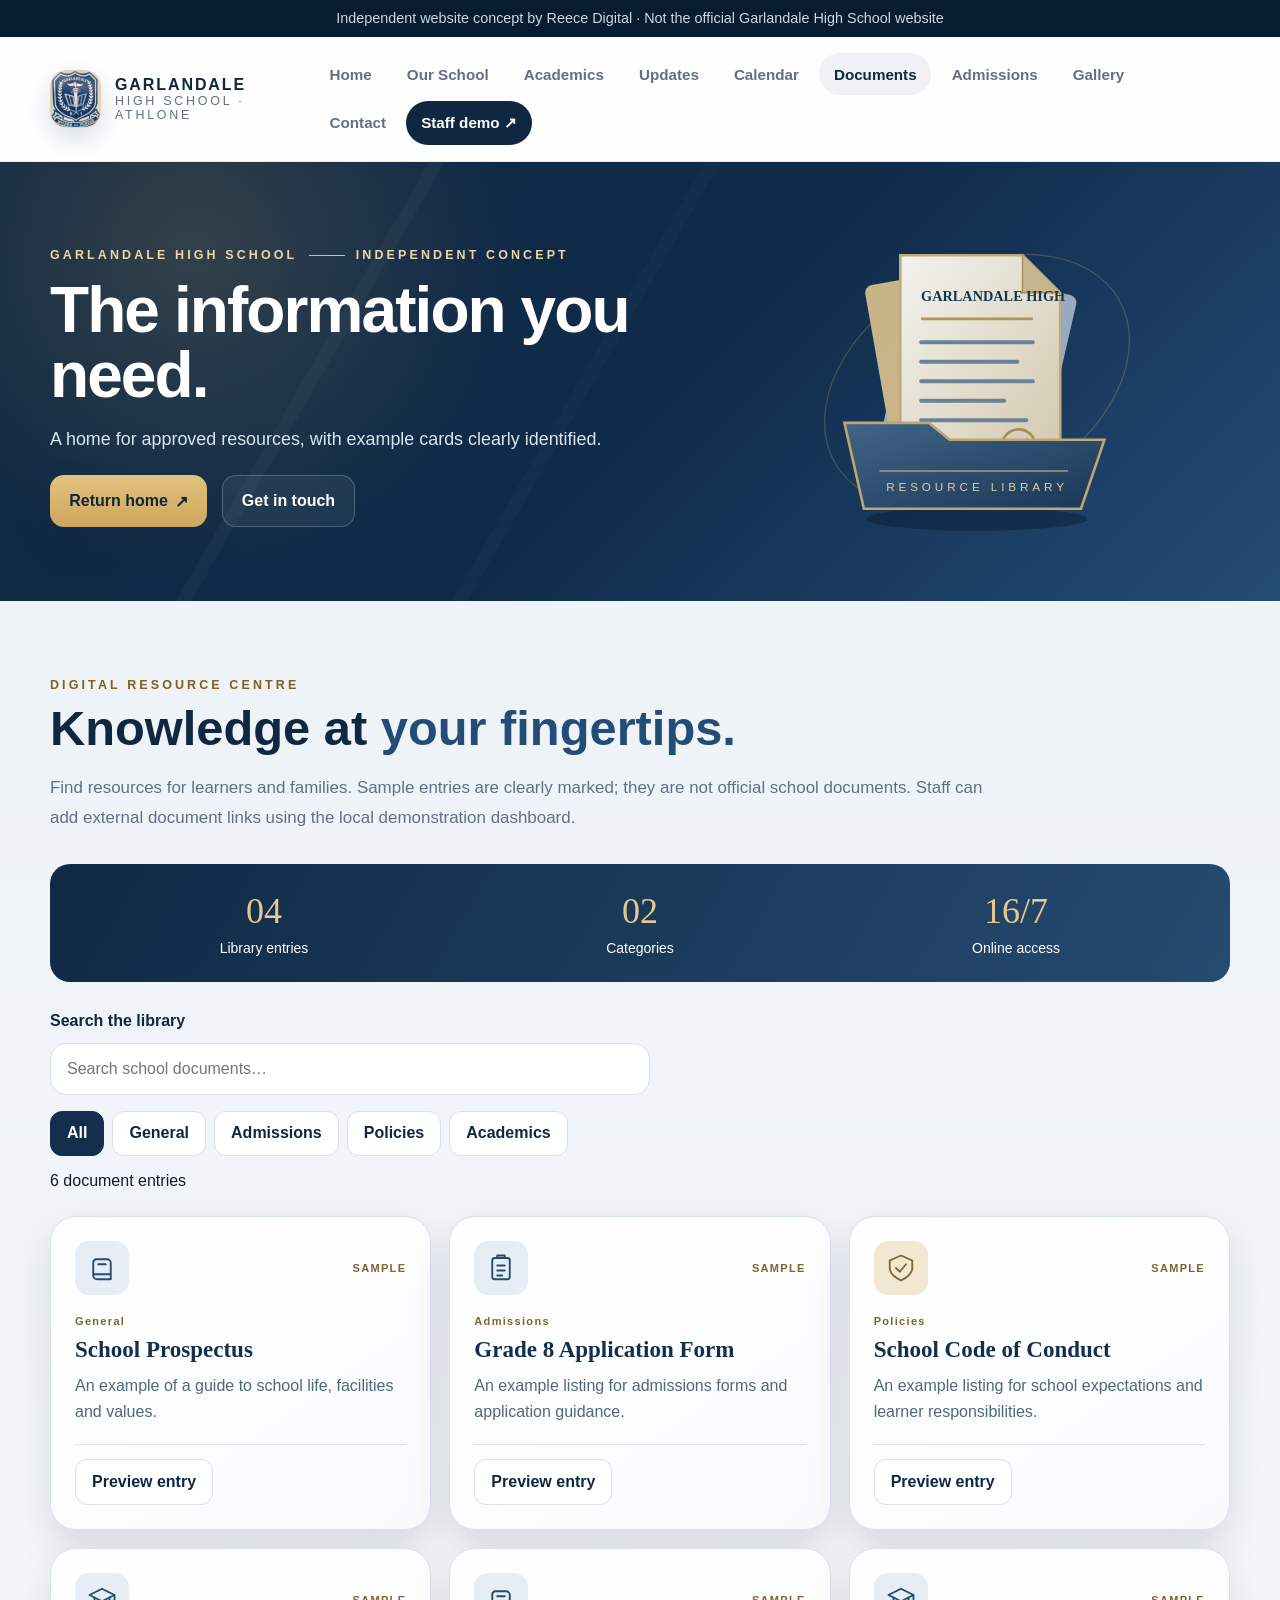
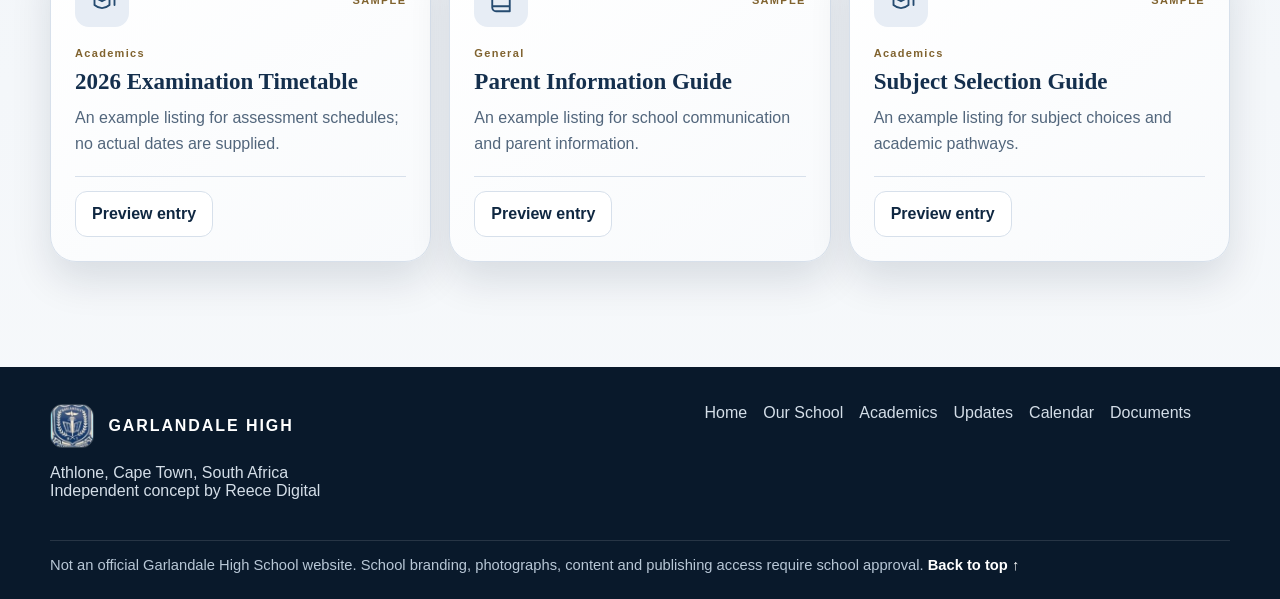
<file: documents.html>
<!doctype html><html lang="en-ZA"><head><meta charset="utf-8"><meta name="viewport" content="width=device-width, initial-scale=1"><meta name="theme-color" content="#11253e"><meta name="description" content="Independent website concept for Garlandale High School in Athlone, Cape Town. Not the official school website."><meta property="og:title" content="Garlandale High School — Independent Concept"><meta property="og:description" content="An independent Reece Digital concept for Garlandale High School. Not the official school website."><meta property="og:type" content="website"><title>Documents | Garlandale High School — Independent Concept</title><link rel="icon" href="assets/favicon.svg" type="image/svg+xml"><link rel="stylesheet" href="css/site.css"></head><body data-page="documents"><div class="disclaimer">Independent website concept by Reece Digital · Not the official Garlandale High School website</div><header class="site-header"><div class="header-inner"><a href="index.html" class="brand" aria-label="Garlandale High School concept home"><span class="brand-symbol"><img src="assets/images/garlandale-badge.png" alt="Garlandale High School badge"></span><span><strong>GARLANDALE</strong><small>HIGH SCHOOL <span class="middle-dot">·</span> ATHLONE</small></span></a><button class="menu-toggle" id="menu-toggle" aria-label="Open navigation" aria-expanded="false" aria-controls="site-nav"><span></span><span></span><span></span></button><nav class="site-nav" id="site-nav"><a data-nav="index" href="index.html">Home</a><a data-nav="about" href="about.html">Our School</a><a data-nav="academics" href="academics.html">Academics</a><a data-nav="updates" href="updates.html">Updates</a><a data-nav="calendar" href="calendar.html">Calendar</a><a data-nav="documents" href="documents.html">Documents</a><a data-nav="admissions" href="admissions.html">Admissions</a><a data-nav="gallery" href="gallery.html">Gallery</a><a data-nav="contact" href="contact.html">Contact</a><a class="staff-link" data-nav="staff-login" href="staff-login.html">Staff demo ↗</a></nav></div></header><main><section class="hero interior-hero"><div class="hero-lines"></div><div class="hero-inner"><div class="hero-copy"><span class="eyebrow hero-eyebrow">GARLANDALE HIGH SCHOOL <span class="tiny-rule"></span> INDEPENDENT CONCEPT</span><h1>The information you need.</h1><p>A home for approved resources, with example cards clearly identified.</p><div class="hero-actions"><a class="btn btn-gold" href="index.html">Return home <span aria-hidden="true">↗</span></a><a class="btn btn-ghost" href="contact.html">Get in touch</a></div></div><div class="banner-art doc-hero-art" aria-hidden="true"><svg viewBox="0 0 300 250"><defs><linearGradient id="docPaper" x2="1" y2="1"><stop stop-color="#fffdf7"/><stop offset="1" stop-color="#ddcfb1"/></linearGradient><linearGradient id="docFolder" x2="1" y2="1"><stop stop-color="#44688b"/><stop offset="1" stop-color="#1b3655"/></linearGradient></defs><ellipse cx="150" cy="227" rx="85" ry="9" fill="#061427" opacity=".4"/><ellipse cx="150" cy="121" rx="126" ry="86" transform="rotate(-30 150 121)" stroke="#d5ba84" opacity=".25" fill="none"/><g class="doc-stack"><rect x="87" y="40" width="124" height="161" rx="6" fill="#9eb1c6" transform="rotate(13 149 121)"/><rect x="76" y="36" width="124" height="161" rx="6" fill="#d2bc8c" transform="rotate(-10 138 116)"/><g class="doc-sheet"><path d="M91 24H185L214 53V192H91Z" fill="url(#docPaper)" stroke="#c8b17d" stroke-width="2"/><path d="M185 24V53H214" fill="#cfbd95" stroke="#ad9058"/><text x="107" y="59" font-family="Georgia" font-weight="bold" font-size="11" fill="#163650">GARLANDALE HIGH</text><path d="M107 73H193" stroke="#b99a5b" stroke-width="2"/><path class="doc-lines" d="M107 91H193M107 106H181M107 121H193M107 136H171M107 151H188" stroke="#71869b" stroke-width="3" stroke-linecap="round"/><circle cx="182" cy="171" r="13" stroke="#af9055" stroke-width="2" fill="none"/><path d="M176 171L180 175L189 165" fill="none" stroke="#af9055" stroke-width="2"/></g><path d="M48 153H113L129 166H248L230 219H63Z" fill="url(#docFolder)" stroke="#c7ad75" stroke-width="2"/><path d="M75 190H220" stroke="#e1c78f" opacity=".7"/><text x="150" y="205" font-size="9" letter-spacing="3" text-anchor="middle" fill="#e8d5ad">RESOURCE LIBRARY</text></g></svg></div></div></section><section class="section resource-centre"><span class="eyebrow">DIGITAL RESOURCE CENTRE</span><h2>Knowledge at <em>your fingertips.</em></h2><p class="section-lead">Find resources for learners and families. Sample entries are clearly marked; they are not official school documents. Staff can add external document links using the local demonstration dashboard.</p><div class="resource-stats"><div><strong id="doc-count">06</strong><span>Library entries</span></div><div><strong>04</strong><span>Categories</span></div><div><strong>24/7</strong><span>Online access</span></div></div><div class="resource-tools"><label for="doc-search">Search the library</label><input type="search" id="doc-search" placeholder="Search school documents…"><div id="doc-filters" class="resource-filters" aria-label="Filter documents"></div><p id="doc-results" role="status"></p></div><div id="documents-list" class="doc-grid resource-grid"></div><dialog id="doc-preview"><button class="small-btn" id="doc-close" type="button">Close ×</button><h3 id="doc-preview-title"></h3><p id="doc-preview-text"></p><a id="doc-preview-link" target="_blank" rel="noopener noreferrer" hidden>Open external document ↗</a><iframe id="doc-frame" title="External PDF preview" hidden></iframe></dialog></section></main><footer class="site-footer"><div class="footer-inner"><div><span class="footer-brand"><img src="assets/images/garlandale-badge.png" alt="Garlandale High School badge"><span>GARLANDALE HIGH</span></span><p>Athlone, Cape Town, South Africa<br>Independent concept by Reece Digital</p></div><div class="footer-nav"><a href="index.html">Home</a><a href="about.html">Our School</a><a href="academics.html">Academics</a><a href="updates.html">Updates</a><a href="calendar.html">Calendar</a><a href="documents.html">Documents</a></div><div class="footer-bottom">Not an official Garlandale High School website. School branding, photographs, content and publishing access require school approval. <a href="#" id="back-to-top">Back to top ↑</a></div></div></footer><script src="js/site.js" defer></script></body></html>
</file>
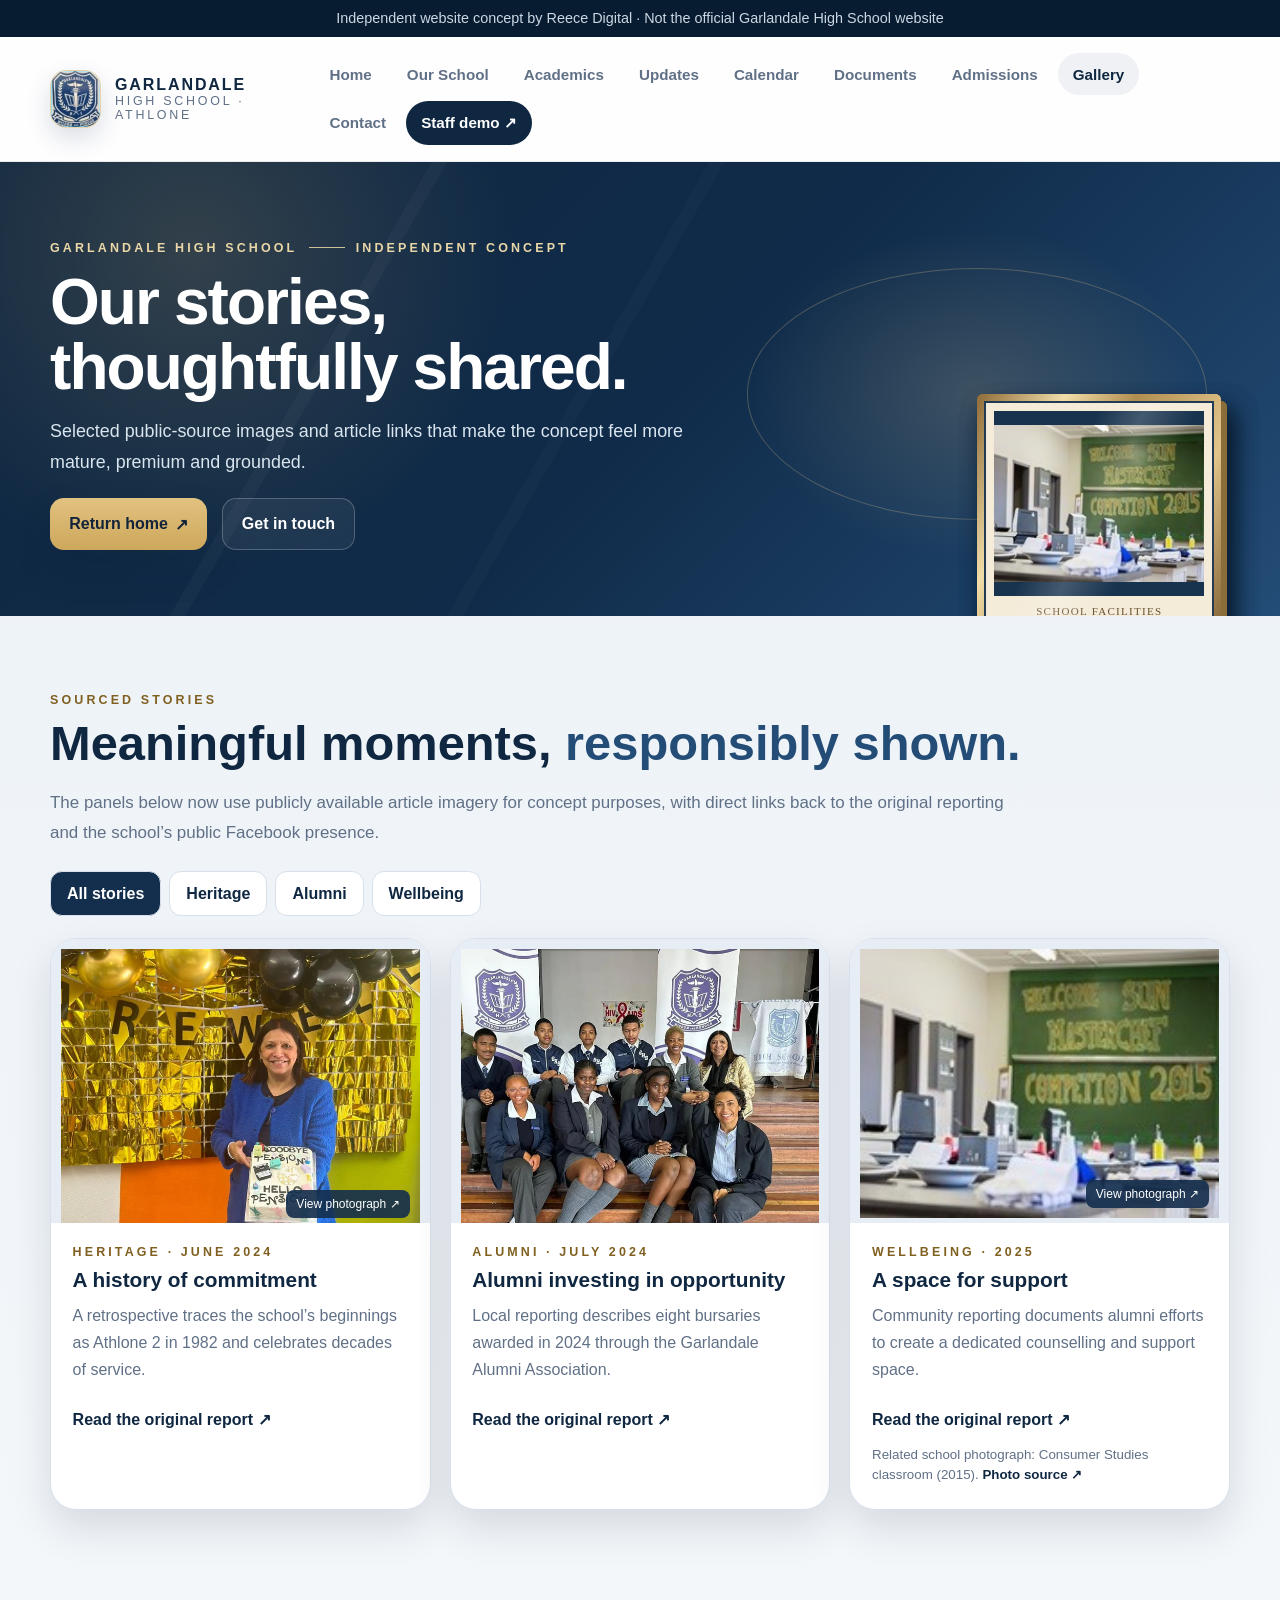
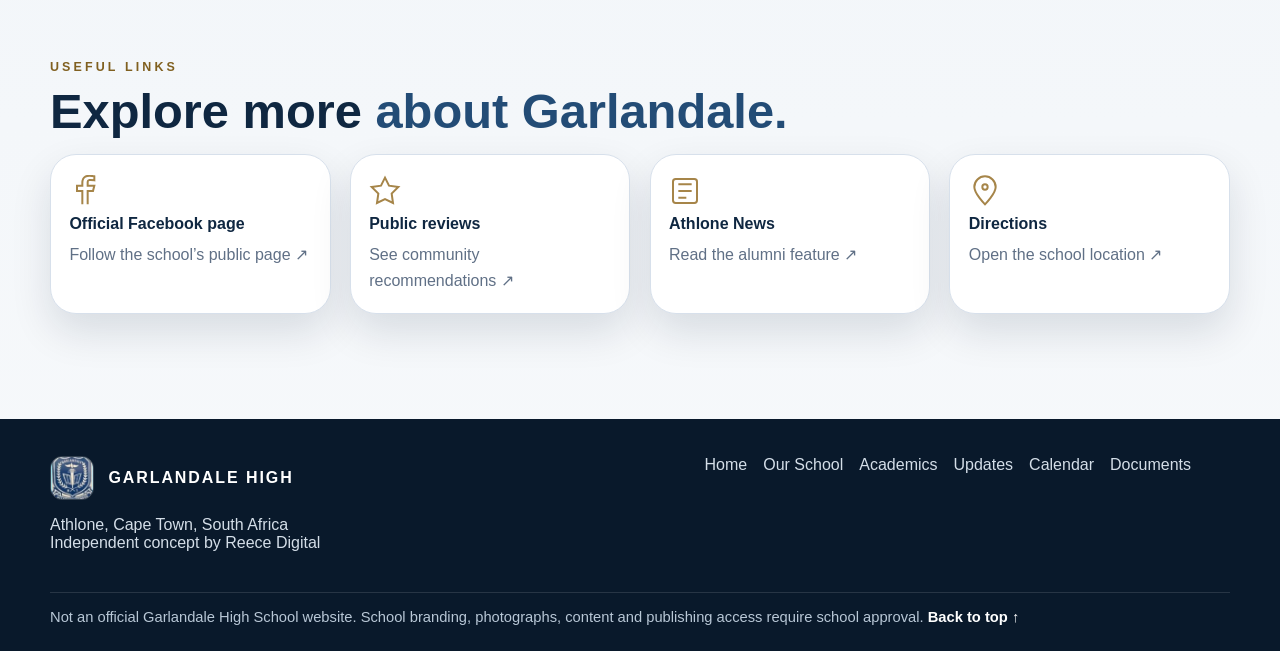
<file: gallery.html>
<!DOCTYPE html>
<html lang="en-ZA"><head><meta charset="utf-8"/><meta content="width=device-width, initial-scale=1" name="viewport"/><meta content="#11253e" name="theme-color"/><meta content="Independent website concept for Garlandale High School in Athlone, Cape Town. Not the official school website." name="description"/><meta content="Garlandale High School — Independent Concept" property="og:title"/><meta content="An independent Reece Digital concept for Garlandale High School. Not the official school website." property="og:description"/><meta content="website" property="og:type"/><title>Gallery | Garlandale High School — Independent Concept</title><link href="assets/favicon.svg" rel="icon" type="image/svg+xml"/><link href="css/site.css" rel="stylesheet"/><style>.feature-hero-svg{width:min(430px,96%)!important;max-height:340px;overflow:visible;filter:drop-shadow(0 12px 12px #07182a66)}.fh-float{animation:fhFloat 7s ease-in-out infinite}.fh-orbit{transform-origin:180px 145px;animation:fhOrbit 32s linear infinite}.fh-glow{animation:fhGlow 6s ease-in-out infinite}@keyframes fhFloat{50%{transform:translateY(-8px)}}@keyframes fhOrbit{to{transform:rotate(360deg)}}@keyframes fhGlow{50%{opacity:.35}}@media(max-width:760px){.feature-hero-svg{max-height:260px}}@media(prefers-reduced-motion:reduce){.feature-hero-svg *{animation:none!important}}</style><style>.fh-reveal{animation:fhReveal .7s ease-out both}@keyframes fhReveal{from{opacity:0;translate:0 15px}to{opacity:1;translate:0 0}}.link-card .fh-link-icon{width:32px;height:32px;color:#a68549;animation:fhFloat 5s ease-in-out infinite}.link-card:hover{transform:translateY(-4px);transition:transform .3s}.fh-reveal[hidden]{display:none!important}@media(prefers-reduced-motion:reduce){.fh-reveal,.fh-link-icon{animation:none!important}}</style><style>.fh-exhibition{position:relative;width:min(460px,100%);height:340px;isolation:isolate;perspective:900px}.fh-gallery-halo{position:absolute;inset:0;background:radial-gradient(ellipse,#e4c58a30,transparent 69%)}.fh-gallery-orbit{position:absolute;inset:13% 0;border:1px solid #e4c58a45;border-radius:50%;animation:fhGalleryOrbit 32s linear infinite}.fh-frame{position:absolute;left:50%;top:50%;width:53%;margin:0;padding:7px;background:linear-gradient(115deg,#8e6b38,#f1dda8 25%,#b28d50 45%,#e0c48a 75%,#826033);border-radius:6px;box-shadow:6px 7px 0 #8b6d39,10px 17px 25px #06172899;animation:fhExhibit 24s ease-in-out infinite;transform-origin:center}.fh-frame-0{animation-delay:-8s}.fh-frame-1{animation-delay:0s}.fh-frame-2{animation-delay:-16s}.fh-frame-mat{position:relative;padding:8px;background:#f4ebd8;border:2px solid #203b53;overflow:hidden}.fh-frame img{width:100%;height:185px;object-fit:contain;background:#18334e}.fh-frame figcaption{text-align:center;color:#69512f;font:11px Georgia,serif;letter-spacing:1.3px;padding:9px 0 3px}.fh-frame-mat:after{content:"";position:absolute;inset:0;pointer-events:none;background:linear-gradient(115deg,transparent 35%,#ffffff30 49%,transparent 65%);animation:fhGlass 7s ease-in-out infinite}@keyframes fhExhibit{0%,27%{transform:translate(-50%,-50%) translateY(-5px) scale(1.08);z-index:3}33%,60%{transform:translate(-50%,-50%) translateX(40%) rotate(11deg) rotateY(-12deg) scale(.83);z-index:1}66%,93%{transform:translate(-50%,-50%) translateX(-40%) rotate(-11deg) rotateY(12deg) scale(.83);z-index:2}100%{transform:translate(-50%,-50%) translateY(-5px) scale(1.08);z-index:3}}@keyframes fhGalleryOrbit{to{transform:rotate(360deg)}}@keyframes fhGlass{0%,100%{translate:-100% 0}50%{translate:100% 0}}.fh-gallery-filters{display:flex;flex-wrap:wrap;gap:8px;margin:22px 0}.fh-gallery-filters button[aria-pressed=true]{background:#142f4d;color:white}.fh-gallery-view{border:0;background:transparent;width:100%;padding:0;cursor:zoom-in;display:block;position:relative}.fh-gallery-view span{position:absolute;bottom:10px;right:10px;background:#142f4de8;color:white;padding:7px 10px;border-radius:8px;font-size:12px}.story-card:hover{transform:translateY(-4px);transition:transform .3s}.fh-lightbox{width:min(900px,94vw);max-height:94vh;border:1px solid #c5a56c;border-radius:18px;background:#122c45;color:white;padding:16px}.fh-lightbox::backdrop{background:#061728e8}.fh-lightbox img{max-height:68vh;max-width:100%;margin:auto;object-fit:contain}.fh-lightbox header{display:flex;justify-content:space-between;align-items:center;gap:12px;margin-bottom:12px}.fh-lightbox a{color:#f1d797;text-decoration:underline}.fh-lightbox p{font-size:13px;color:#d4e0eb}.fh-lightbox button{cursor:pointer}.story-card[hidden]{display:none!important}@media(max-width:760px){.fh-exhibition{height:270px;max-width:340px}.fh-frame img{height:140px}.fh-frame figcaption{font-size:9px}}@media(prefers-reduced-motion:reduce){.fh-frame,.fh-gallery-orbit,.fh-frame-mat:after{animation:none}.fh-frame-0{transform:translate(-90%,-50%) rotate(-10deg)}.fh-frame-2{transform:translate(-10%,-50%) rotate(10deg)}.fh-frame-1{transform:translate(-50%,-50%);z-index:3}}</style></head><body data-page="gallery"><div class="disclaimer">Independent website concept by Reece Digital · Not the official Garlandale High School website</div><header class="site-header"><div class="header-inner"><a aria-label="Garlandale High School concept home" class="brand" href="index.html"><span class="brand-symbol"><img alt="Garlandale High School badge" src="assets/images/garlandale-badge.png"/></span><span><strong>GARLANDALE</strong><small>HIGH SCHOOL <span class="middle-dot">·</span> ATHLONE</small></span></a><button aria-controls="site-nav" aria-expanded="false" aria-label="Open navigation" class="menu-toggle" id="menu-toggle"><span></span><span></span><span></span></button><nav class="site-nav" id="site-nav"><a data-nav="index" href="index.html">Home</a><a data-nav="about" href="about.html">Our School</a><a data-nav="academics" href="academics.html">Academics</a><a data-nav="updates" href="updates.html">Updates</a><a data-nav="calendar" href="calendar.html">Calendar</a><a data-nav="documents" href="documents.html">Documents</a><a data-nav="admissions" href="admissions.html">Admissions</a><a data-nav="gallery" href="gallery.html">Gallery</a><a data-nav="contact" href="contact.html">Contact</a><a class="staff-link" data-nav="staff-login" href="staff-login.html">Staff demo ↗</a></nav></div></header><main><section class="hero interior-hero"><div class="hero-lines"></div><div class="hero-inner"><div class="hero-copy"><span class="eyebrow hero-eyebrow">GARLANDALE HIGH SCHOOL <span class="tiny-rule"></span> INDEPENDENT CONCEPT</span><h1>Our stories, thoughtfully shared.</h1><p>Selected public-source images and article links that make the concept feel more mature, premium and grounded.</p><div class="hero-actions"><a class="btn btn-gold" href="index.html">Return home <span aria-hidden="true">↗</span></a><a class="btn btn-ghost" href="contact.html">Get in touch</a></div></div><div class="banner-art" aria-hidden="true"><div class="fh-exhibition"><div class="fh-gallery-halo"></div><div class="fh-gallery-orbit"></div><figure class="fh-frame fh-frame-0"><div class="fh-frame-mat"><img src="assets/images/principal-retirement-full.jpg" alt=""><figcaption>HERITAGE</figcaption></div></figure><figure class="fh-frame fh-frame-1"><div class="fh-frame-mat"><img src="assets/images/alumni-bursary.jpg" alt=""><figcaption>ALUMNI</figcaption></div></figure><figure class="fh-frame fh-frame-2"><div class="fh-frame-mat"><img src="assets/images/consumer-classroom.jpg" alt=""><figcaption>SCHOOL FACILITIES</figcaption></div></figure></div></div></div></section><section class="section"><span class="eyebrow">SOURCED STORIES</span><h2>Meaningful moments, <em>responsibly shown.</em></h2><p class="section-lead">The panels below now use publicly available article imagery for concept purposes, with direct links back to the original reporting and the school’s public Facebook presence.</p><div class="fh-gallery-filters" id="fh-gallery-filters" aria-label="Filter gallery"><button type="button" class="small-btn" data-filter="All" aria-pressed="true">All stories</button><button type="button" class="small-btn" data-filter="Heritage" aria-pressed="false">Heritage</button><button type="button" class="small-btn" data-filter="Alumni" aria-pressed="false">Alumni</button><button type="button" class="small-btn" data-filter="Wellbeing" aria-pressed="false">Wellbeing</button></div><div class="stories-grid" id="gallery-list"><article class="story-card"><div class="story-art art-0"><img alt="Principal Dawn Crowie retirement feature" src="assets/images/principal-retirement.jpg"/></div><div class="story-text"><span class="eyebrow">Heritage · June 2024</span><h3>A history of commitment</h3><p>A retrospective traces the school’s beginnings as Athlone 2 in 1982 and celebrates decades of service.</p><a href="https://athlonenews.co.za/news/2024-06-26-it-was-always-about-the-children/" rel="noopener noreferrer" target="_blank">Read the original report <span aria-hidden="true">↗</span></a></div></article><article class="story-card"><div class="story-art art-1"><img alt="Garlandale alumni bursary recipients" src="assets/images/alumni-bursary.jpg"/></div><div class="story-text"><span class="eyebrow">Alumni · July 2024</span><h3>Alumni investing in opportunity</h3><p>Local reporting describes eight bursaries awarded in 2024 through the Garlandale Alumni Association.</p><a href="https://athlonenews.co.za/news/2024-07-31-garlandale-alumni-on-a-mission-to-uplift-school/" rel="noopener noreferrer" target="_blank">Read the original report <span aria-hidden="true">↗</span></a></div></article><article class="story-card"><div class="story-art art-2"><img alt="Garlandale consumer studies classroom" src="assets/images/consumer-classroom.jpg"/></div><div class="story-text"><span class="eyebrow">Wellbeing · 2025</span><h3>A space for support</h3><p>Community reporting documents alumni efforts to create a dedicated counselling and support space.</p><a href="https://athlonenews.co.za/news/2025-04-08-garlandale-high-school-alumni-create-a-safe-space-for-student-counselling/" rel="noopener noreferrer" target="_blank">Read the original report <span aria-hidden="true">↗</span></a><small class="photo-credit">Related school photograph: Consumer Studies classroom (2015). <a href="https://www.bizcommunity.com/Article/196/580/128763.html" rel="noopener noreferrer" target="_blank">Photo source ↗</a></small></div></article></div></section><section class="section"><span class="eyebrow">USEFUL LINKS</span><h2>Explore more <em>about Garlandale.</em></h2><div class="link-grid"><a class="link-card" href="https://www.facebook.com/garlandaleh/" rel="noopener noreferrer" target="_blank"><svg class="fh-link-icon" viewBox="0 0 24 24" fill="none" stroke="currentColor" stroke-width="1.5" aria-hidden="true"><path d="M14 22V12h4l1-4h-5V5q0-2 5-1V1q-9-2-9 5v2H6v4h4v10"/></svg><strong>Official Facebook page</strong><span>Follow the school’s public page ↗</span></a><a class="link-card" href="https://www.facebook.com/garlandaleh/reviews" rel="noopener noreferrer" target="_blank"><svg class="fh-link-icon" viewBox="0 0 24 24" fill="none" stroke="currentColor" stroke-width="1.5" aria-hidden="true"><path d="m12 2 3 6 7 1-5 5 1 7-6-3-6 3 1-7-5-5 7-1Z"/></svg><strong>Public reviews</strong><span>See community recommendations ↗</span></a><a class="link-card" href="https://athlonenews.co.za/news/2024-07-31-garlandale-alumni-on-a-mission-to-uplift-school/" rel="noopener noreferrer" target="_blank"><svg class="fh-link-icon" viewBox="0 0 24 24" fill="none" stroke="currentColor" stroke-width="1.5" aria-hidden="true"><rect x="3" y="3" width="18" height="18" rx="2"/><path d="M7 7h10M7 12h10M7 17h6"/></svg><strong>Athlone News</strong><span>Read the alumni feature ↗</span></a><a class="link-card" href="https://www.waze.com/live-map/directions/za/wc/cape-town/garlandale-high-school?to=place.ChIJw6KSl8lczB0RNyHLYXtUafI" rel="noopener noreferrer" target="_blank"><svg class="fh-link-icon" viewBox="0 0 24 24" fill="none" stroke="currentColor" stroke-width="1.5" aria-hidden="true"><path d="M12 22S4 14 4 9a8 8 0 1 1 16 0c0 5-8 13-8 13Z"/><circle cx="12" cy="9" r="2"/></svg><strong>Directions</strong><span>Open the school location ↗</span></a></div></section><dialog id="fh-lightbox" class="fh-lightbox"><header><h3>Photograph</h3><button type="button" class="small-btn">Close ×</button></header><img alt=""><p></p><a target="_blank" rel="noopener noreferrer">View original photo source ↗</a></dialog></main><footer class="site-footer"><div class="footer-inner"><div><span class="footer-brand"><img alt="Garlandale High School badge" src="assets/images/garlandale-badge.png"/><span>GARLANDALE HIGH</span></span><p>Athlone, Cape Town, South Africa<br/>Independent concept by Reece Digital</p></div><div class="footer-nav"><a href="index.html">Home</a><a href="about.html">Our School</a><a href="academics.html">Academics</a><a href="updates.html">Updates</a><a href="calendar.html">Calendar</a><a href="documents.html">Documents</a></div><div class="footer-bottom">Not an official Garlandale High School website. School branding, photographs, content and publishing access require school approval. <a href="#" id="back-to-top">Back to top ↑</a></div></div></footer><script defer="" src="js/site.js"></script><script>window.addEventListener('DOMContentLoaded',()=>{const grid=document.getElementById('gallery-list'),filters=document.getElementById('fh-gallery-filters'),dialog=document.getElementById('fh-lightbox');const cards=[...grid.querySelectorAll('.story-card')];cards.forEach((card,i)=>{const art=card.querySelector('.story-art'),img=art?.querySelector('img');card.dataset.category=['Heritage','Alumni','Wellbeing'][i]||'Local demo';if(!img||i>2)return;const b=document.createElement('button');b.type='button';b.className='fh-gallery-view';b.setAttribute('aria-label','Enlarge '+img.alt);img.replaceWith(b);b.append(img);const tag=document.createElement('span');tag.textContent='View photograph ↗';b.append(tag);b.onclick=()=>{const full=dialog.querySelector('img');full.src=img.getAttribute('src');full.alt=img.alt;dialog.querySelector('h3').textContent=img.alt;const source=i===2?card.querySelector('.photo-credit a'):card.querySelector('.story-text a');dialog.querySelector('a').href=source.href;dialog.querySelector('p').textContent=i===2?'Related school photograph: Consumer Studies classroom (2015), not the counselling room.':'Public article photograph — reproduction requires approval before official publication.';dialog.showModal()}});filters.addEventListener('click',e=>{const b=e.target.closest('button');if(!b)return;filters.querySelectorAll('button').forEach(x=>x.setAttribute('aria-pressed',String(x===b)));cards.forEach(c=>c.hidden=b.dataset.filter!=='All'&&c.dataset.category!==b.dataset.filter)});dialog.querySelector('button').onclick=()=>dialog.close();dialog.addEventListener('click',e=>{if(e.target===dialog)dialog.close()});});</script><script>window.addEventListener('DOMContentLoaded',()=>{const items=document.querySelectorAll('.story-card,.link-card,.fh-notice');if(!('IntersectionObserver' in window)||matchMedia('(prefers-reduced-motion: reduce)').matches)return;const io=new IntersectionObserver(es=>{es.forEach(e=>{if(e.isIntersecting){e.target.classList.add('fh-reveal');io.unobserve(e.target)}})},{threshold:.15});items.forEach((e,i)=>{e.style.animationDelay=(i%3)*110+'ms';io.observe(e)});});</script></body></html>
</file>
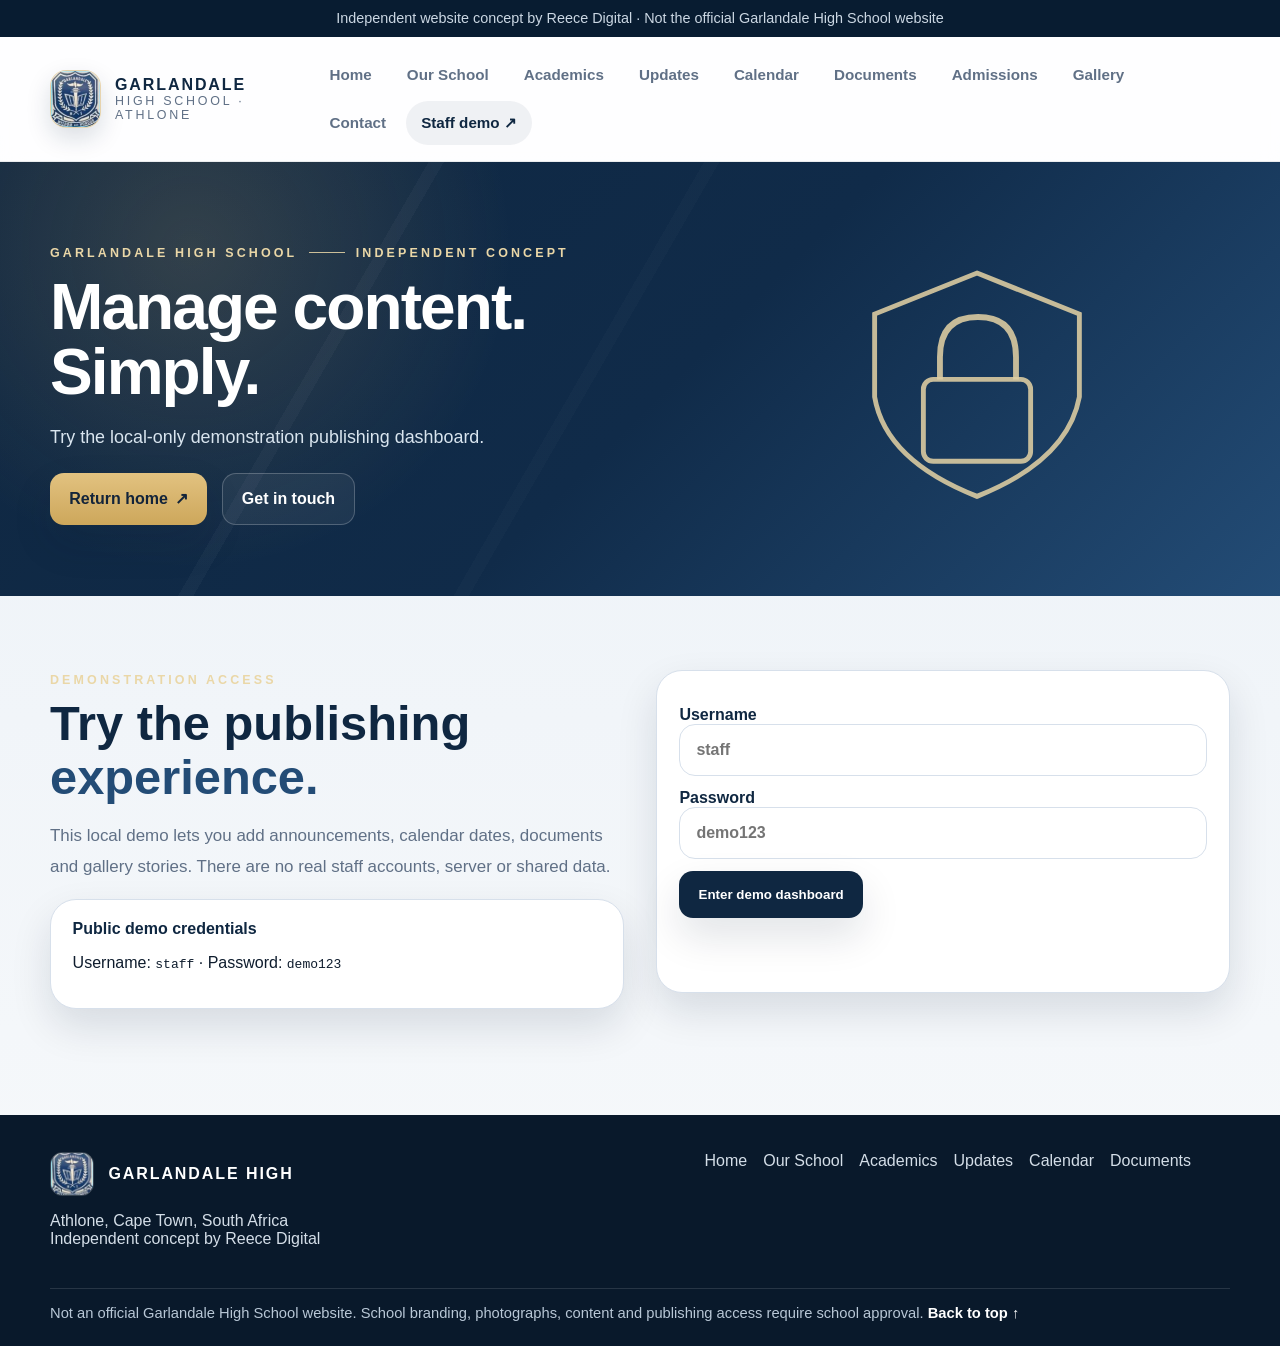
<file: staff-demo.html>
<!doctype html><html lang="en-ZA"><head><meta charset="utf-8"><meta name="viewport" content="width=device-width, initial-scale=1"><meta name="theme-color" content="#11253e"><meta name="description" content="Independent website concept for Garlandale High School in Athlone, Cape Town. Not the official school website."><meta property="og:title" content="Garlandale High School — Independent Concept"><meta property="og:description" content="An independent Reece Digital concept for Garlandale High School. Not the official school website."><meta property="og:type" content="website"><title>Staff Dashboard | Garlandale High School — Independent Concept</title><link rel="icon" href="assets/favicon.svg" type="image/svg+xml"><link rel="stylesheet" href="css/site.css"><style>.studio{max-width:1480px;margin:auto;width:calc(100% - 48px)}.studio-welcome,.studio-actions,.studio-format,.studio-search{display:flex;gap:12px;align-items:center;flex-wrap:wrap}.studio-welcome{justify-content:space-between}.studio h3{margin:12px 0}.studio-quick{display:grid;grid-template-columns:repeat(auto-fit,minmax(145px,1fr));gap:10px;margin:0 0 26px}.studio-quick button,.studio-quick a{display:block;text-align:center;background:white;border:1px solid #d5dfeb;border-radius:12px;padding:15px;color:#173650;font:inherit;font-weight:700;cursor:pointer;text-decoration:none;transition:transform .2s,box-shadow .2s}.studio-quick button:hover,.studio-quick a:hover{transform:translateY(-3px);box-shadow:0 8px 18px #17365022}.studio .stat-tile{display:grid;grid-template-columns:1fr auto;gap:10px;align-items:center;cursor:pointer;transition:transform .25s}.studio .stat-tile:hover{transform:translateY(-4px)}.studio .stat-tile .stat-icon{font-size:24px;padding:10px;border-radius:12px;background:#e5edf6;color:#325a82;animation:studioFloat 5s infinite ease-in-out}.studio .stat-tile:nth-child(2) .stat-icon{background:#f3ead5;color:#98763f}.studio .stat-tile:nth-child(3) .stat-icon{background:#e1efe7;color:#387b68}.studio .stat-tile:nth-child(4) .stat-icon{background:#ece5f5;color:#785aa0}.studio .stat-tile strong{font-size:2.3rem}.studio .stat-tile span:last-child{grid-column:1/-1}.studio .dashboard-grid{grid-template-columns:1.1fr .9fr;align-items:start}.studio input,.studio select,.studio textarea{width:100%;padding:12px;border:1px solid #cad9e7;border-radius:9px;font:inherit;background:white;color:#173650}.studio textarea{min-height:110px}.studio label{display:block;margin:12px 0}.studio-search>*{flex:1;min-width:110px}.studio-live{background:#f1f5f9;border:1px solid #d4dfeb;border-left:4px solid #c2a36b;border-radius:12px;padding:18px;margin:18px 0;overflow-wrap:anywhere}.studio-live p{white-space:pre-wrap}.studio-live img{max-width:100%;max-height:180px;object-fit:contain}.studio [hidden]{display:none!important}.studio-entry{padding:14px 0;border-bottom:1px solid #dae3ed;overflow-wrap:anywhere}.studio-entry p{white-space:pre-wrap;margin:6px 0}.studio-entry small{color:#62778b}.studio-entry .studio-actions{margin-top:8px;gap:6px}.studio-entry button{padding:6px 9px}.studio #form-status{min-height:24px;color:#326b56;font-weight:700}.studio #form-status.flash{animation:studioFlash .7s ease}.studio #activity p{font-size:.85rem;border-bottom:1px solid #e1e7ef;padding:8px 0}.studio-float{animation:studioFloat 6s ease-in-out infinite}.studio-upload{animation:studioFloat 5s ease-in-out infinite reverse}.studio-bar{transform-box:fill-box;transform-origin:bottom;animation:studioBars 5s ease-in-out infinite}.studio-bar:nth-child(even){animation-delay:-2s}.studio-orbit{stroke-dasharray:8 5;animation:studioOrbit 24s linear infinite}@keyframes studioFloat{50%{translate:0 -8px}}@keyframes studioBars{50%{scale:1 .62}}@keyframes studioOrbit{to{stroke-dashoffset:130}}@keyframes studioFlash{50%{background:#d7eee0;scale:1.02}}@media(max-width:800px){.studio .dashboard-grid{grid-template-columns:1fr}.studio{width:calc(100% - 24px)}.studio .stats-grid{grid-template-columns:repeat(2,minmax(0,1fr))}}@media(prefers-reduced-motion:reduce){.studio *,.studio-art *{animation:none!important;transition:none!important}}</style></head><body data-page="staff-workspace"><div class="disclaimer">Independent website concept by Reece Digital · Not the official Garlandale High School website</div><header class="site-header"><div class="header-inner"><a href="index.html" class="brand" aria-label="Garlandale High School concept home"><span class="brand-symbol"><img src="assets/images/garlandale-badge.png" alt="Garlandale High School badge"></span><span><strong>GARLANDALE</strong><small>HIGH SCHOOL <span class="middle-dot">·</span> ATHLONE</small></span></a><button class="menu-toggle" id="menu-toggle" aria-label="Open navigation" aria-expanded="false" aria-controls="site-nav"><span></span><span></span><span></span></button><nav class="site-nav" id="site-nav"><a data-nav="index" href="index.html">Home</a><a data-nav="about" href="about.html">Our School</a><a data-nav="academics" href="academics.html">Academics</a><a data-nav="updates" href="updates.html">Updates</a><a data-nav="calendar" href="calendar.html">Calendar</a><a data-nav="documents" href="documents.html">Documents</a><a data-nav="admissions" href="admissions.html">Admissions</a><a data-nav="gallery" href="gallery.html">Gallery</a><a data-nav="contact" href="contact.html">Contact</a><a class="staff-link" data-nav="staff-login" href="staff-login.html">Staff demo ↗</a></nav></div></header><main><section class="hero interior-hero"><div class="hero-lines"></div><div class="hero-inner"><div class="hero-copy"><span class="eyebrow hero-eyebrow">GARLANDALE HIGH SCHOOL <span class="tiny-rule"></span> INDEPENDENT CONCEPT</span><h1>A clearer way to publish.</h1><p>Add local demonstration updates, events, links and gallery stories.</p><div class="hero-actions"><a class="btn btn-gold" href="index.html">Return home <span aria-hidden="true">↗</span></a><a class="btn btn-ghost" href="contact.html">Get in touch</a></div></div><div class="banner-art studio-art" aria-hidden="true"><svg viewBox="0 0 400 300"><defs><linearGradient id="sg"><stop stop-color="#9a753e"/><stop offset=".5" stop-color="#f4dca4"/><stop offset="1" stop-color="#ad884b"/></linearGradient><linearGradient id="ss" x2="1" y2="1"><stop stop-color="#3a6185"/><stop offset="1" stop-color="#10253d"/></linearGradient></defs><ellipse class="studio-orbit" cx="200" cy="145" rx="184" ry="104" stroke="#dfc38b" opacity=".35" fill="none" transform="rotate(-20 200 145)"/><ellipse cx="200" cy="276" rx="130" ry="10" fill="#07182b" opacity=".5"/><g class="studio-float"><rect x="66" y="51" width="280" height="185" rx="12" fill="#07182b"/><rect x="54" y="39" width="280" height="185" rx="12" fill="url(#sg)"/><rect x="60" y="45" width="268" height="173" rx="8" fill="url(#ss)"/><rect x="72" y="57" width="244" height="21" rx="4" fill="#466789"/><circle cx="83" cy="67" r="4" fill="#e8cb90"/><circle cx="96" cy="67" r="4" fill="#8dbbac"/><rect x="72" y="88" width="57" height="117" rx="5" fill="#102b44"/><path d="M82 102H119M82 120H115M82 138H119M82 156H115" stroke="#a8bfd3" stroke-width="3"/><g fill="#426887"><rect x="139" y="88" width="55" height="39" rx="5"/><rect x="200" y="88" width="55" height="39" rx="5"/><rect x="261" y="88" width="55" height="39" rx="5"/></g><g fill="#efd39b" font-size="19" text-anchor="middle"><text x="166" y="114">06</text><text x="227" y="114">03</text><text x="288" y="114">04</text></g><rect x="139" y="136" width="177" height="69" rx="5" fill="#122d45"/><g fill="url(#sg)"><rect class="studio-bar" x="151" y="170" width="15" height="25" rx="2"/><rect class="studio-bar" x="175" y="155" width="15" height="40" rx="2"/><rect class="studio-bar" x="199" y="165" width="15" height="30" rx="2"/><rect class="studio-bar" x="223" y="146" width="15" height="49" rx="2"/></g><circle cx="281" cy="169" r="18" fill="#437b70"/><path d="m271 169 7 7 13-14" fill="none" stroke="white" stroke-width="3"/><path d="M177 224H211L218 255H170Z" fill="url(#sg)"/><rect x="140" y="254" width="110" height="8" rx="4" fill="url(#sg)"/></g><g class="studio-upload"><circle cx="338" cy="217" r="34" fill="#20415f" stroke="url(#sg)" stroke-width="2"/><path d="M338 228V198m-12 12 12-12 12 12m-27 23h30" stroke="#e8cf96" stroke-width="3" fill="none" stroke-linecap="round"/></g></svg></div></div></section><section class="section studio"><div class="studio-welcome"><div><span class="eyebrow">STAFF WORKSPACE · LOCAL DEMO</span><h2>Welcome to your <em>content studio.</em></h2><p id="studio-clock"></p></div><div class="studio-actions"><button class="small-btn" id="reset-demo">Reset demo</button><button class="small-btn" id="logout-demo">Logout</button></div></div><div id="dashboard-counts" class="stats-grid"></div><h3>Quick actions</h3><div class="studio-quick" id="quick"><button data-tab="announcement">＋ Announcement</button><button data-tab="event">＋ Calendar event</button><button data-tab="document">＋ Document</button><button data-tab="gallery">＋ Gallery story</button><a href="index.html" target="_blank" rel="noopener">↗ Public website</a><button id="export-demo">↓ Export backup</button><button id="import-demo">↑ Restore backup</button><input type="file" id="backup-file" accept="application/json,.json" hidden></div><div class="dashboard-grid"><div class="dashboard-editor"><span class="eyebrow">CREATE &amp; EDIT</span><h3>Content studio</h3><div class="tabs" id="studio-tabs"><button data-tab="announcement">Update</button><button data-tab="event">Event</button><button data-tab="document">Document</button><button data-tab="gallery">Gallery</button></div><form id="staff-form"><div id="staff-fields"></div><div class="studio-format"><button type="button" class="small-btn" id="add-bullet">• Bullet</button><button type="button" class="small-btn" id="add-break">↵ Paragraph</button><small id="char-count"></small></div><div class="studio-live"><span class="eyebrow">LIVE WEBSITE PREVIEW</span><h3 id="live-title">Your headline</h3><p id="live-body">Your description will appear here.</p><small id="live-meta"></small><img id="live-image" src="assets/images/alumni-bursary.jpg" alt="Existing demo gallery image" hidden></div><div class="studio-actions"><button class="btn btn-primary" type="submit" id="publish">Publish demo</button><button class="small-btn" type="button" id="save-draft">Save draft</button><button class="small-btn" type="button" id="clear-editor">Clear</button></div><p id="form-status" role="status"></p></form></div><div class="dashboard-preview"><span class="eyebrow">MANAGE CONTENT</span><h3>Recent content</h3><div class="studio-search"><input id="content-search" type="search" placeholder="Search content" aria-label="Search content"><select id="content-filter" aria-label="Filter content"><option value="all">All types</option><option value="announcement">Updates</option><option value="event">Events</option><option value="document">Documents</option><option value="gallery">Gallery</option><option value="draft">Drafts</option></select></div><div id="dashboard-preview"></div><h3>Activity history</h3><div id="activity"></div></div></div><div class="notice"><strong>Demonstration only</strong><p>Data is stored only in this browser's localStorage. This is not a secure staff login, cloud CMS or school-operated publishing service. Items do not sync between devices. Gallery previews use the existing demonstration photo.</p></div></section></main><footer class="site-footer"><div class="footer-inner"><div><span class="footer-brand"><img src="assets/images/garlandale-badge.png" alt="Garlandale High School badge"><span>GARLANDALE HIGH</span></span><p>Athlone, Cape Town, South Africa<br>Independent concept by Reece Digital</p></div><div class="footer-nav"><a href="index.html">Home</a><a href="about.html">Our School</a><a href="academics.html">Academics</a><a href="updates.html">Updates</a><a href="calendar.html">Calendar</a><a href="documents.html">Documents</a></div><div class="footer-bottom">Not an official Garlandale High School website. School branding, photographs, content and publishing access require school approval. <a href="#" id="back-to-top">Back to top ↑</a></div></div></footer><script src="js/site.js" defer></script><script>(()=>{if(sessionStorage.getItem('garlandaleDemoAuth')!=='yes'){location.href='staff-login.html';return}const $=id=>document.getElementById(id),key='garlandaleHighDemoV2',metaKey=key+'Studio',types={announcement:['announcements','Updates','◉'],event:['events','Events','▦'],document:['documents','Documents','▤'],gallery:['gallery','Gallery','▧']},empty=()=>({announcements:[],events:[],documents:[],gallery:[]}),read=(k,f)=>{try{return JSON.parse(localStorage.getItem(k))||f}catch{return f}},data=()=>({...empty(),...read(key,{})}),meta=()=>({drafts:[],activity:[],...read(metaKey,{})});let tab='announcement',editing=null,dirty=false,started=false,animation=0;const reduced=matchMedia('(prefers-reduced-motion: reduce)').matches;const form=$('staff-form'),fields=$('staff-fields');const esc=s=>String(s??'').replace(/[&<>"']/g,c=>({'&':'&amp;','<':'&lt;','>':'&gt;','"':'&quot;',"'":'&#39;'}[c]));const decode=s=>String(s??'').replace(/&(amp|lt|gt|quot|#39);/g,(_,c)=>({amp:'&',lt:'<',gt:'>',quot:'"','#39':"'"}[c]));const raw=(item,t)=>item.studioEscaped&&['announcement','gallery'].includes(t)?{...item,title:decode(item.title),body:decode(item.body)}:item;const save=(d,m)=>{try{localStorage.setItem(key,JSON.stringify(d));localStorage.setItem(metaKey,JSON.stringify(m));return true}catch{alert('Browser storage is unavailable or full.');return false}};const log=(m,t)=>{m.activity.unshift({text:t,date:new Date().toISOString()});m.activity=m.activity.slice(0,30)};const el=(tag,text,cls)=>{const n=document.createElement(tag);if(text!==undefined)n.textContent=text;if(cls)n.className=cls;return n};const button=(text,fn)=>{const b=el('button',text,'small-btn');b.type='button';b.onclick=fn;return b};const status=t=>{const n=$('form-status');n.textContent=t;n.classList.remove('flash');void n.offsetWidth;n.classList.add('flash')};const confirmLoss=()=>!dirty||confirm('Discard unsaved changes?');const current=()=>Object.fromEntries(new FormData(form));const preview=()=>{const x=current();$('live-title').textContent=x.title||'Your headline';$('live-body').textContent=x.body||'Your description will appear here.';$('live-meta').textContent=[types[tab][1],x.date,x.category,x.url].filter(Boolean).join(' · '); $('live-image').hidden=tab!=='gallery';$('char-count').textContent=(x.body||'').length+' characters'};function switchTab(t,item={},ref=null,force=false){if(!force&&!confirmLoss())return;tab=t;editing=ref;dirty=false;fields.innerHTML=`<label>${t==='event'?'Event name':t==='document'?'Document title':t==='gallery'?'Gallery title':'Headline'}<input name="title" required maxlength="200" placeholder="Enter a headline"></label><label>${t==='gallery'?'Caption':'Description'}<textarea name="body" maxlength="5000" ${['announcement','event'].includes(t)?'required':''} placeholder="Write your content here..."></textarea></label><label>Date<input name="date" type="date" ${t==='event'?'required':''}></label>`+(t==='document'?'<label>Category<select name="category"><option>General</option><option>Admissions</option><option>Policies</option><option>Academics</option></select></label><label>External document URL (optional)<input name="url" type="url" pattern="https?://.+" placeholder="https://example.org/document.pdf"></label>':t==='event'?'<label>Event category<select name="type"><option value="school">School event</option><option value="academic">Academic</option><option value="community">Community</option></select></label>':'');Object.entries(item).forEach(([k,v])=>{if(form.elements.namedItem(k))form.elements.namedItem(k).value=v??''});document.querySelectorAll('#studio-tabs button').forEach(b=>{b.classList.toggle('active',b.dataset.tab===tab);b.setAttribute('aria-pressed',String(b.dataset.tab===tab))});$('publish').textContent=ref?.draft?'Publish draft':ref?'Save changes':'Publish demo';preview();$('form-status').textContent=''}
function stats(){const d=data(),root=$('dashboard-counts');cancelAnimationFrame(animation);root.replaceChildren();Object.entries(types).forEach(([t,[k,label,icon]])=>{const tile=el('div',undefined,'stat-tile');tile.tabIndex=0;tile.setAttribute('role','button');const n=el('strong',started?String(d[k].length).padStart(2,'0'):'00');n.dataset.count=d[k].length;tile.append(n,el('span',icon,'stat-icon'),el('span',label+' · View content'));const click=()=>{$('content-filter').value=t;draw();$('dashboard-preview').scrollIntoView({behavior:'smooth',block:'nearest'})};tile.onclick=click;tile.onkeydown=e=>{if(e.key==='Enter'||e.key===' '){e.preventDefault();click()}};root.append(tile)})}function draw(){const d=data(),m=meta(),q=$('content-search').value.toLowerCase(),f=$('content-filter').value,root=$('dashboard-preview');root.replaceChildren();let items=Object.entries(types).flatMap(([t,[k]])=>d[k].map((x,i)=>({t,i,x:raw(x,t),draft:false}))).concat(m.drafts.map((x,i)=>({t:x.tab,i,x:x.item,draft:true})));items.sort((a,b)=>String(b.x.updatedAt||b.x.date||'').localeCompare(String(a.x.updatedAt||a.x.date||'')));items=items.filter(r=>(f==='all'||f==='draft'&&r.draft||f===r.t)&&[r.x.title,r.x.body].join(' ').toLowerCase().includes(q));for(const r of items){const card=el('article',undefined,'studio-entry');card.append(el('small',types[r.t][1]+' · '+(r.draft?'Draft':'Published locally')+(r.x.date?' · '+r.x.date:'')),el('h3',r.x.title),el('p',r.x.body||''));const actions=el('div',undefined,'studio-actions');actions.append(button('Edit',()=>{switchTab(r.t,r.x,r);$('staff-form').scrollIntoView({behavior:'smooth',block:'center'})}),button('Preview',()=>{const dlg=el('dialog');dlg.style.cssText='max-width:min(600px,90vw);padding:24px;border:1px solid #c2a36b;border-radius:12px';dlg.append(el('h3',r.x.title),el('p',r.x.body||''),el('small',r.x.date||'Local demo'),button('Close',()=>dlg.close()));document.body.append(dlg);dlg.addEventListener('close',()=>dlg.remove());dlg.showModal()}),button('Delete',()=>{if(!confirm('Delete this '+(r.draft?'draft':'demo item')+'?'))return;const d=data(),m=meta();if(r.draft)m.drafts.splice(r.i,1);else d[types[r.t][0]].splice(r.i,1);log(m,'Deleted '+r.x.title);if(save(d,m)){switchTab(tab,{},null,true);refresh()}}));card.append(actions);root.append(card)}if(!items.length)root.append(el('p','No matching content. Create a demo item or save a draft.','empty-state'));const a=$('activity');a.replaceChildren();m.activity.slice(0,8).forEach(x=>a.append(el('p',x.text+' · '+new Date(x.date).toLocaleString('en-ZA'))));if(!m.activity.length)a.append(el('p','No local publishing activity yet.','empty-state'))}function refresh(){stats();draw()}function cleanItem(x,t){const item={};for(const k of ['title','body','date','category','url','type','updatedAt'])if(typeof x[k]==='string')item[k]=x[k];item.title=(item.title||'').slice(0,200);item.body=(item.body||'').slice(0,5000);item.date=/^\d{4}-\d{2}-\d{2}$/.test(item.date||'')?item.date:'';if(t==='event'&&!item.date)throw Error('An event date is required.');if(item.url&&!/^https?:\/\//i.test(item.url))delete item.url;return item}function publishItem(x,t){const item=cleanItem(x,t);if(['announcement','gallery'].includes(t)){item.title=esc(item.title);item.body=esc(item.body);item.studioEscaped=true}return item}form.addEventListener('input',()=>{dirty=true;preview()});form.onsubmit=e=>{e.preventDefault();const x=current(),d=data(),m=meta();x.updatedAt=new Date().toISOString();let item;try{item=publishItem(x,tab)}catch(err){status(err.message);return}if(editing?.draft)m.drafts.splice(editing.i,1);if(editing&&!editing.draft)d[types[tab][0]][editing.i]=item;else d[types[tab][0]].push(item);log(m,'Published '+x.title);if(save(d,m)){switchTab(tab,{},null,true);refresh();status('✓ Content published to the local demo.')}};$('save-draft').onclick=()=>{const x=current();if(!x.title.trim()){status('Enter a headline before saving a draft.');return}const d=data(),m=meta();x.updatedAt=new Date().toISOString();const r={tab,item:x};if(editing?.draft)m.drafts[editing.i]=r;else m.drafts.push(r);log(m,'Saved draft '+x.title);if(save(d,m)){switchTab(tab,{},null,true);refresh();status('✓ Draft saved locally.')}};$('clear-editor').onclick=()=>switchTab(tab);document.querySelectorAll('[data-tab]').forEach(b=>b.onclick=()=>{switchTab(b.dataset.tab);if(b.closest('#quick'))form.scrollIntoView({behavior:'smooth',block:'center'})});$('add-bullet').onclick=()=>insert('\n• ');$('add-break').onclick=()=>insert('\n\n');function insert(s){const n=form.elements.body;n.setRangeText(s,n.selectionStart,n.selectionEnd,'end');n.focus();dirty=true;preview()}$('content-search').oninput=draw;$('content-filter').onchange=draw;$('reset-demo').onclick=()=>{if(confirm('Clear all local published content, drafts and activity?')){if(save(empty(),{drafts:[],activity:[]})){switchTab(tab,{},null,true);refresh();status('Demo reset.')}}};$('logout-demo').onclick=()=>{if(confirmLoss()){dirty=false;sessionStorage.removeItem('garlandaleDemoAuth');location.href='staff-login.html'}};$('export-demo').onclick=()=>{const blob=new Blob([JSON.stringify({version:1,data:data(),studio:meta()},null,2)],{type:'application/json'}),u=URL.createObjectURL(blob),a=el('a');a.href=u;a.download='garlandale-demo-backup.json';a.click();setTimeout(()=>URL.revokeObjectURL(u),1000)};$('import-demo').onclick=()=>$('backup-file').click();$('backup-file').onchange=async e=>{const file=e.target.files[0];if(!file)return;try{if(file.size>5e6)throw Error('File is too large.');const v=JSON.parse(await file.text());if(v.version!==1||!v.data||!v.studio)throw Error('Invalid backup format.');const d=empty();for(const [t,[k]] of Object.entries(types)){if(!Array.isArray(v.data[k]))throw Error('Invalid content list.');d[k]=v.data[k].map(x=>publishItem(raw(x,t),t))}const m={drafts:[],activity:[]};if(!Array.isArray(v.studio.drafts))throw Error('Invalid drafts.');m.drafts=v.studio.drafts.map(r=>{if(!Object.hasOwn(types,r.tab)||!r.item||typeof r.item.title!=='string')throw Error('Invalid draft.');const item={};for(const k of ['title','body','date','category','url','type','updatedAt'])if(typeof r.item[k]==='string')item[k]=r.item[k];return {tab:r.tab,item}});log(m,'Restored local backup');if(confirm('Replace current demo content with this backup?')&&save(d,m)){switchTab(tab,{},null,true);refresh();status('✓ Backup restored.')}}catch(err){alert('Restore failed: '+err.message)}finally{e.target.value=''}};window.addEventListener('beforeunload',e=>{if(dirty){e.preventDefault();e.returnValue=''}});const clock=()=>$('studio-clock').textContent=new Date().toLocaleString('en-ZA',{timeZone:'Africa/Johannesburg',weekday:'long',day:'numeric',month:'long',year:'numeric',hour:'2-digit',minute:'2-digit',second:'2-digit',hour12:false})+' SAST';clock();setInterval(clock,1000);switchTab(tab,{},null,true);refresh();function count(){if(started)return;started=true;const nodes=[...$('dashboard-counts').querySelectorAll('[data-count]')];if(reduced){nodes.forEach(n=>n.textContent=n.dataset.count.padStart(2,'0'));return}let start;function tick(now){start??=now;const p=Math.min(1,(now-start)/1200);nodes.forEach(n=>n.textContent=String(Math.floor(Number(n.dataset.count)*(1-(1-p)**3))).padStart(2,'0'));if(p<1)animation=requestAnimationFrame(tick)}animation=requestAnimationFrame(tick)}if('IntersectionObserver'in window){const observer=new IntersectionObserver(entries=>{if(entries.some(e=>e.isIntersecting)){observer.disconnect();count()}},{threshold:.25});observer.observe($('dashboard-counts'))}else count();})();
</script></body></html>
</file>
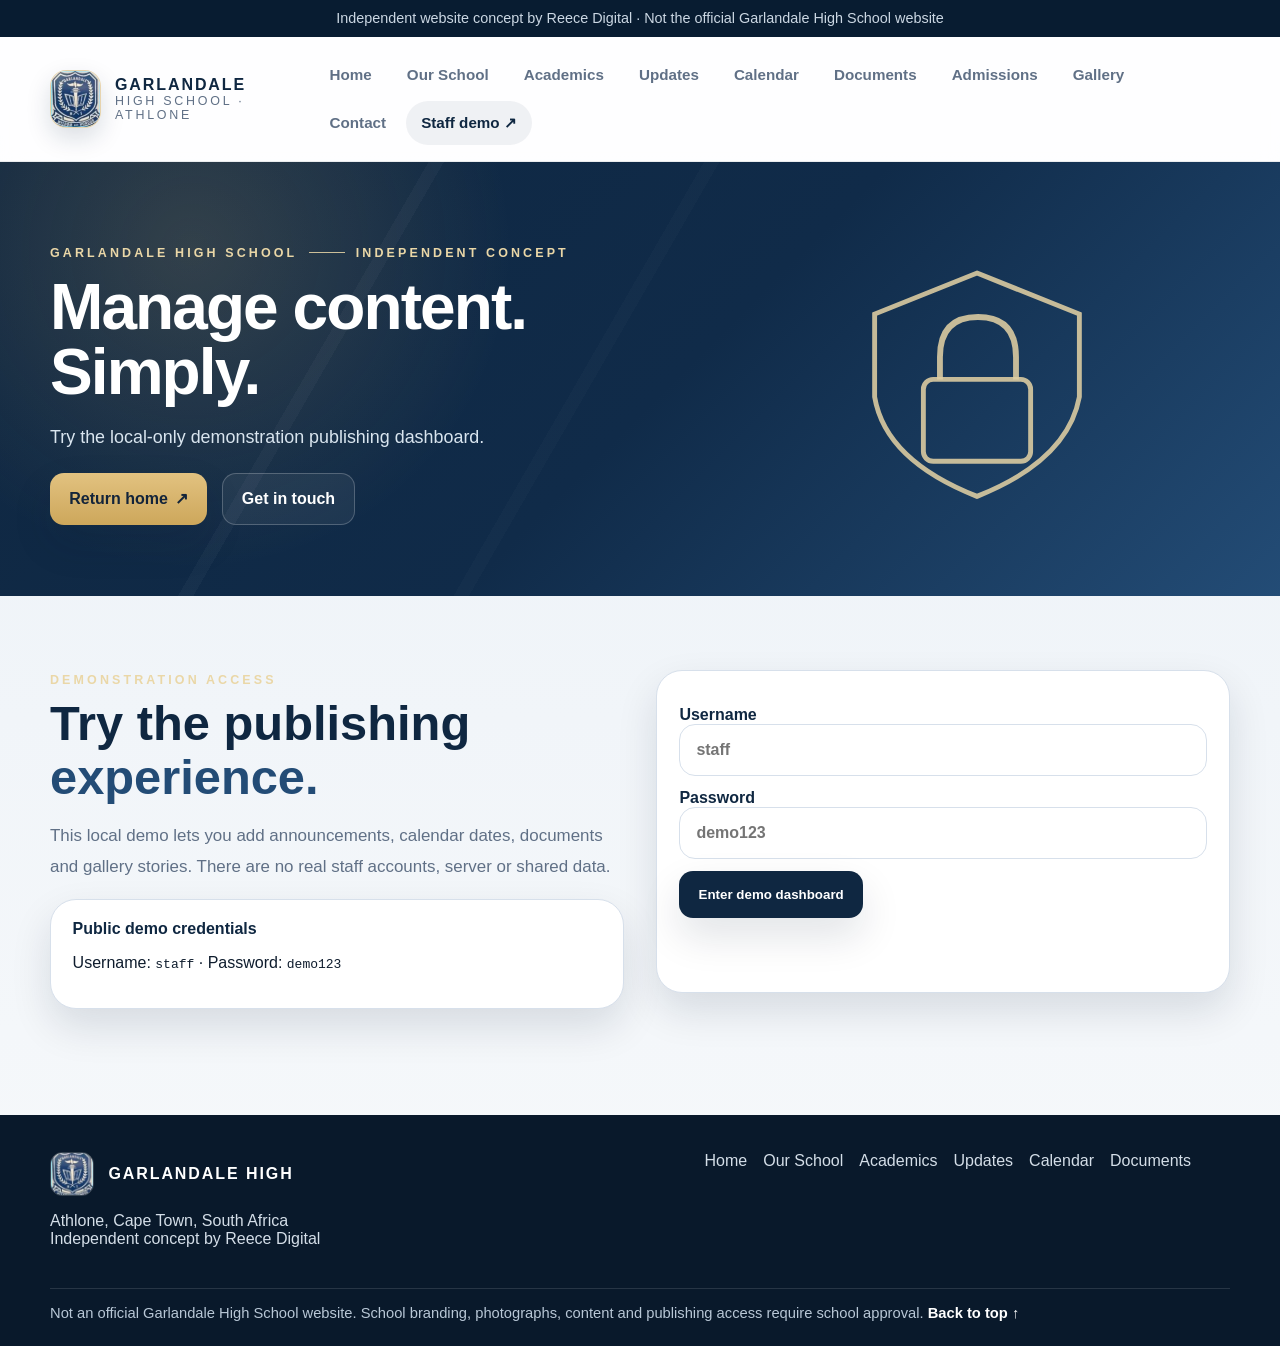
<file: staff-login.html>
<!doctype html><html lang="en-ZA"><head><meta charset="utf-8"><meta name="viewport" content="width=device-width, initial-scale=1"><meta name="theme-color" content="#11253e"><meta name="description" content="Independent website concept for Garlandale High School in Athlone, Cape Town. Not the official school website."><meta property="og:title" content="Garlandale High School — Independent Concept"><meta property="og:description" content="An independent Reece Digital concept for Garlandale High School. Not the official school website."><meta property="og:type" content="website"><title>Staff Login | Garlandale High School — Independent Concept</title><link rel="icon" href="assets/favicon.svg" type="image/svg+xml"><link rel="stylesheet" href="css/site.css"></head><body data-page="staff-login"><div class="disclaimer">Independent website concept by Reece Digital · Not the official Garlandale High School website</div><header class="site-header"><div class="header-inner"><a href="index.html" class="brand" aria-label="Garlandale High School concept home"><span class="brand-symbol"><img src="assets/images/garlandale-badge.png" alt="Garlandale High School badge"></span><span><strong>GARLANDALE</strong><small>HIGH SCHOOL <span class="middle-dot">·</span> ATHLONE</small></span></a><button class="menu-toggle" id="menu-toggle" aria-label="Open navigation" aria-expanded="false" aria-controls="site-nav"><span></span><span></span><span></span></button><nav class="site-nav" id="site-nav"><a data-nav="index" href="index.html">Home</a><a data-nav="about" href="about.html">Our School</a><a data-nav="academics" href="academics.html">Academics</a><a data-nav="updates" href="updates.html">Updates</a><a data-nav="calendar" href="calendar.html">Calendar</a><a data-nav="documents" href="documents.html">Documents</a><a data-nav="admissions" href="admissions.html">Admissions</a><a data-nav="gallery" href="gallery.html">Gallery</a><a data-nav="contact" href="contact.html">Contact</a><a class="staff-link" data-nav="staff-login" href="staff-login.html">Staff demo ↗</a></nav></div></header><main><section class="hero interior-hero"><div class="hero-lines"></div><div class="hero-inner"><div class="hero-copy"><span class="eyebrow hero-eyebrow">GARLANDALE HIGH SCHOOL <span class="tiny-rule"></span> INDEPENDENT CONCEPT</span><h1>Manage content. Simply.</h1><p>Try the local-only demonstration publishing dashboard.</p><div class="hero-actions"><a class="btn btn-gold" href="index.html">Return home <span aria-hidden="true">↗</span></a><a class="btn btn-ghost" href="contact.html">Get in touch</a></div></div><div class="banner-art" aria-hidden="true"><svg viewBox="0 0 400 300"><path d="M200 36 L305 78 V163 Q293 228 200 265 Q106 228 95 163 V78Z" stroke="currentColor" stroke-width="5" fill="none"/><rect x="145" y="145" width="110" height="84" rx="10" stroke="currentColor" stroke-width="5" fill="none"/><path class="lock-shackle" d="M162 145 V122 Q162 81 201 81 Q240 81 240 122 V145" stroke="currentColor" stroke-width="6" fill="none"/></svg></div></div></section><section class="section split"><div><span class="eyebrow">DEMONSTRATION ACCESS</span><h2>Try the publishing <em>experience.</em></h2><p class="lead">This local demo lets you add announcements, calendar dates, documents and gallery stories. There are no real staff accounts, server or shared data.</p><div class="notice"><strong>Public demo credentials</strong><p>Username: <code>staff</code> · Password: <code>demo123</code></p></div></div><form id="login-form" class="login-card"><label>Username<input name="username" autocomplete="off" required placeholder="staff"></label><label>Password<input name="password" type="password" required placeholder="demo123"></label><button class="btn btn-primary" type="submit">Enter demo dashboard</button><p id="login-message" role="status"></p></form></section></main><footer class="site-footer"><div class="footer-inner"><div><span class="footer-brand"><img src="assets/images/garlandale-badge.png" alt="Garlandale High School badge"><span>GARLANDALE HIGH</span></span><p>Athlone, Cape Town, South Africa<br>Independent concept by Reece Digital</p></div><div class="footer-nav"><a href="index.html">Home</a><a href="about.html">Our School</a><a href="academics.html">Academics</a><a href="updates.html">Updates</a><a href="calendar.html">Calendar</a><a href="documents.html">Documents</a></div><div class="footer-bottom">Not an official Garlandale High School website. School branding, photographs, content and publishing access require school approval. <a href="#" id="back-to-top">Back to top ↑</a></div></div></footer><script src="js/site.js" defer></script></body></html>
</file>
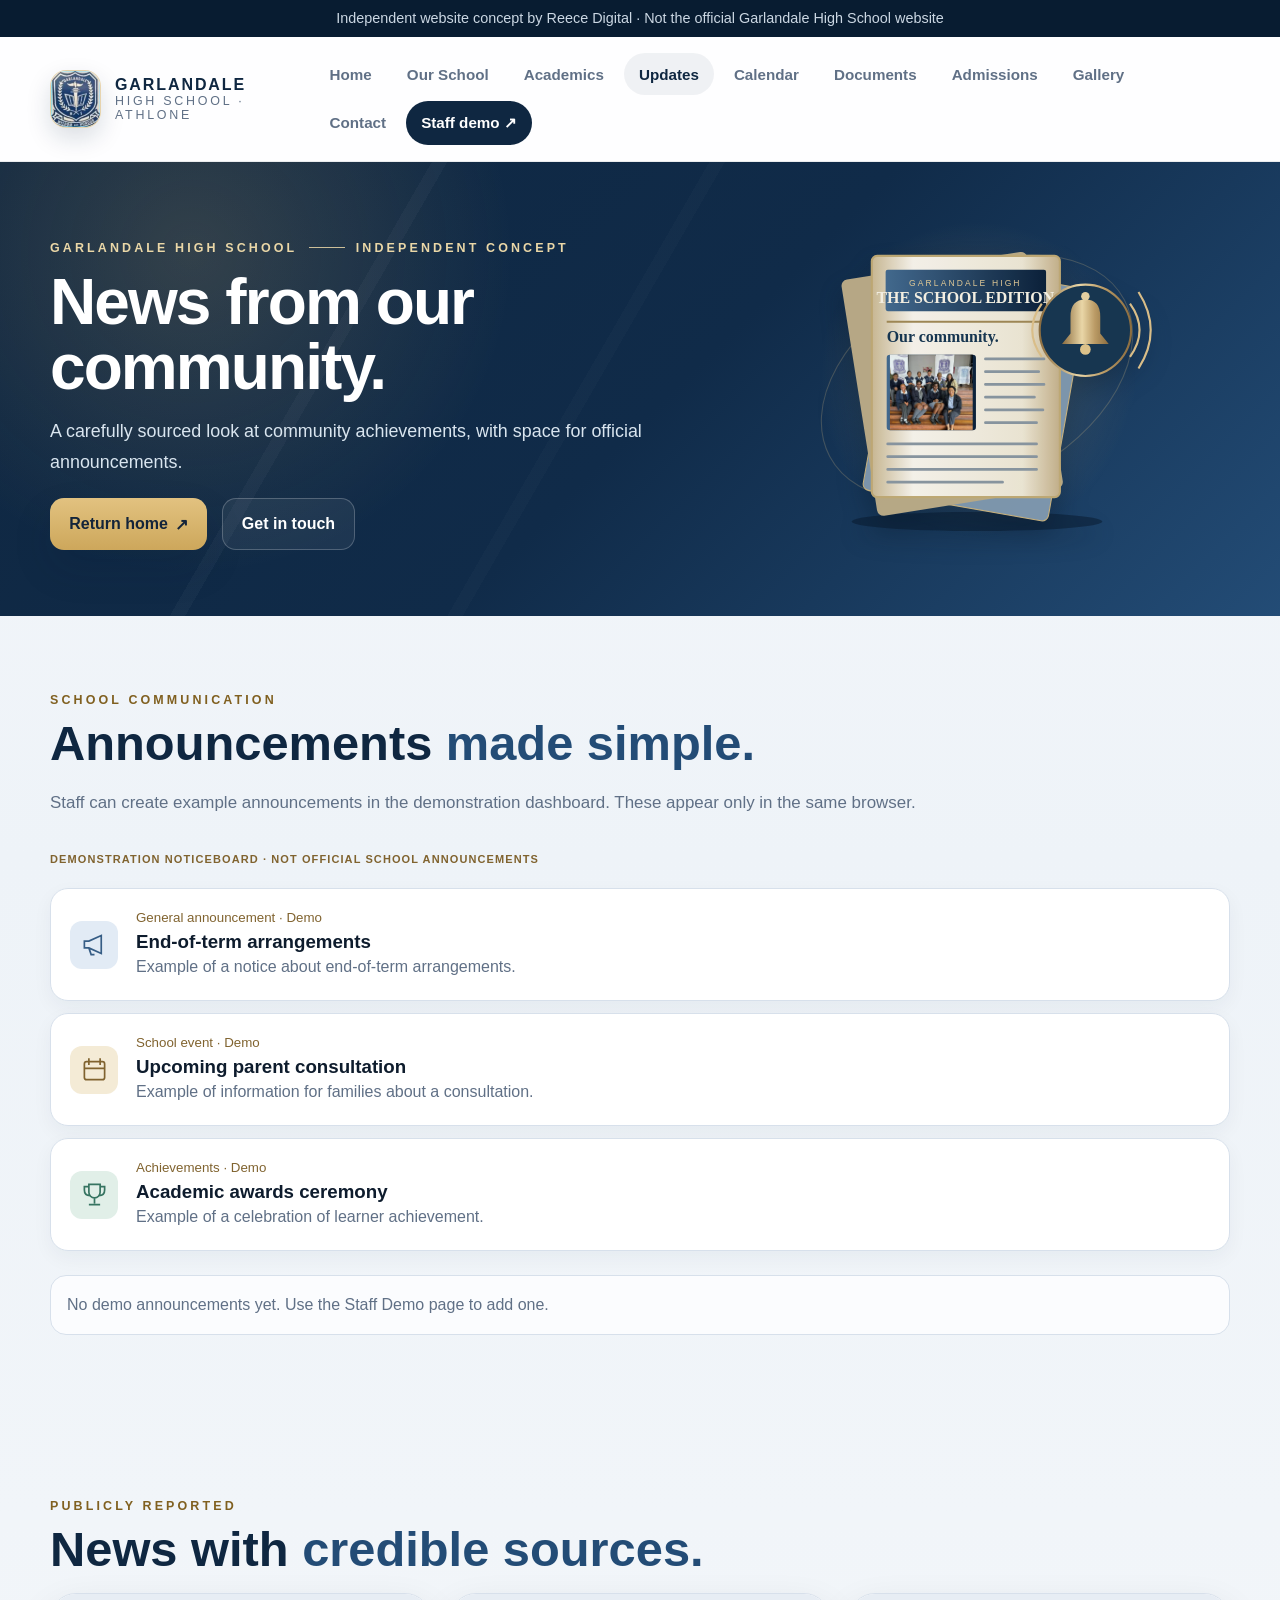
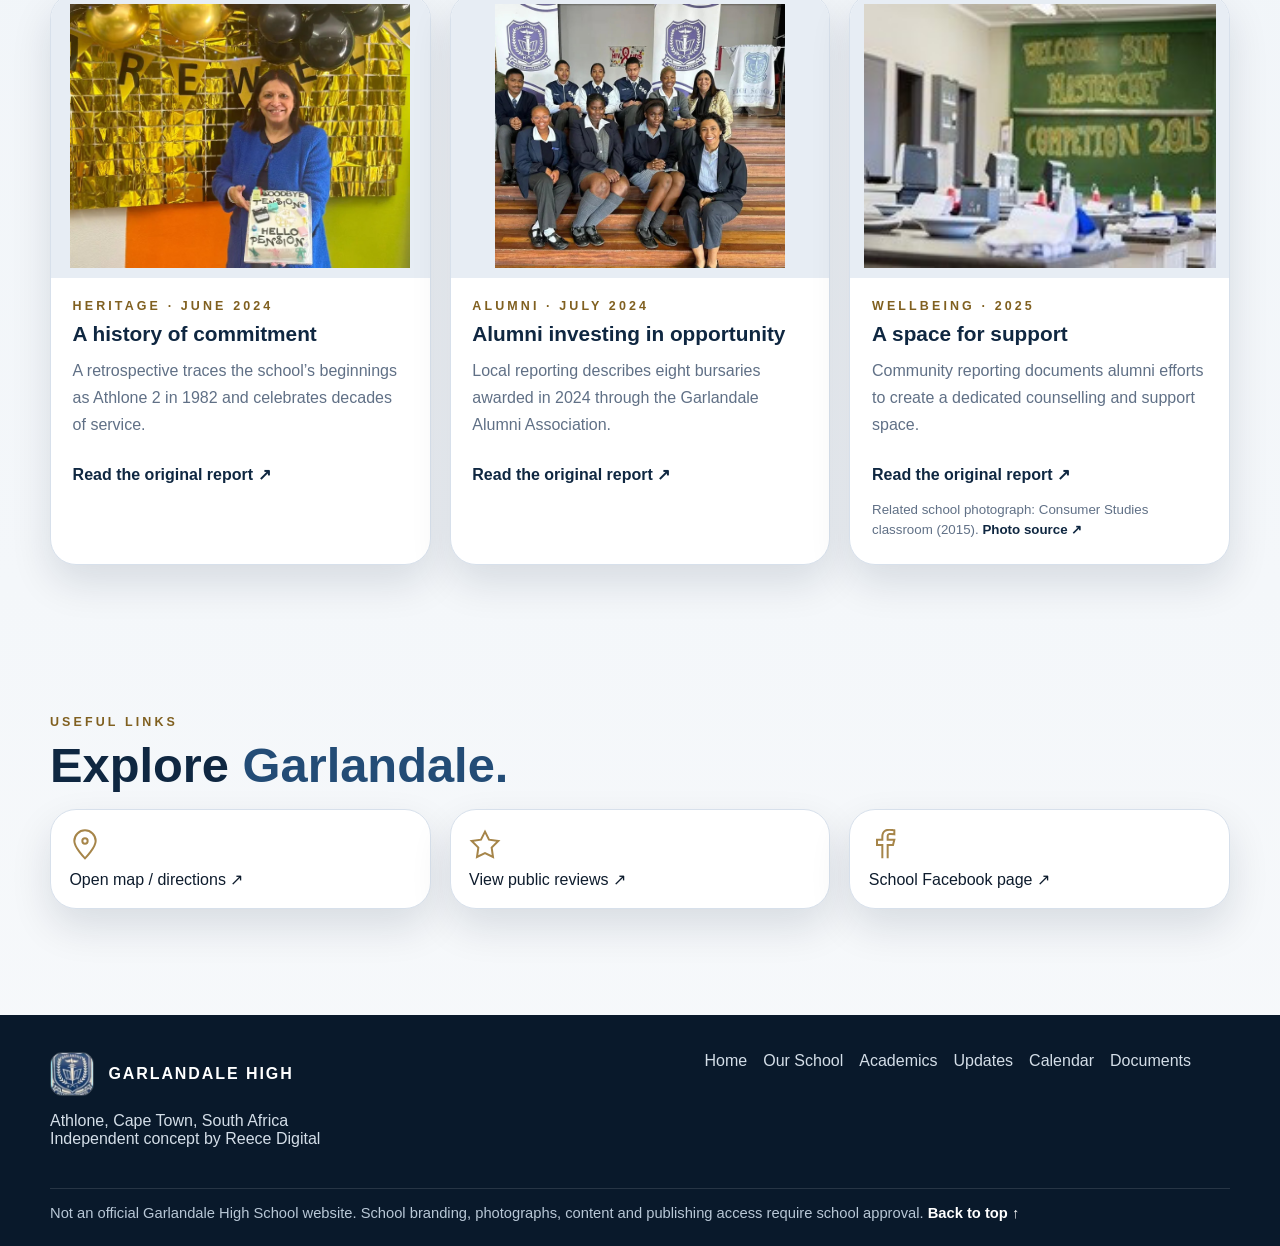
<file: updates.html>
<!DOCTYPE html>
<html lang="en-ZA"><head><meta charset="utf-8"/><meta content="width=device-width, initial-scale=1" name="viewport"/><meta content="#11253e" name="theme-color"/><meta content="Independent website concept for Garlandale High School in Athlone, Cape Town. Not the official school website." name="description"/><meta content="Garlandale High School — Independent Concept" property="og:title"/><meta content="An independent Reece Digital concept for Garlandale High School. Not the official school website." property="og:description"/><meta content="website" property="og:type"/><title>Updates | Garlandale High School — Independent Concept</title><link href="assets/favicon.svg" rel="icon" type="image/svg+xml"/><link href="css/site.css" rel="stylesheet"/><style>.feature-hero-svg{width:min(430px,96%)!important;max-height:340px;overflow:visible;filter:drop-shadow(0 12px 12px #07182a66)}.fh-float{animation:fhFloat 7s ease-in-out infinite}.fh-orbit{transform-origin:180px 145px;animation:fhOrbit 32s linear infinite}.fh-glow{animation:fhGlow 6s ease-in-out infinite}@keyframes fhFloat{50%{transform:translateY(-8px)}}@keyframes fhOrbit{to{transform:rotate(360deg)}}@keyframes fhGlow{50%{opacity:.35}}@media(max-width:760px){.feature-hero-svg{max-height:260px}}@media(prefers-reduced-motion:reduce){.feature-hero-svg *{animation:none!important}}</style><style>.fh-reveal{animation:fhReveal .7s ease-out both}@keyframes fhReveal{from{opacity:0;translate:0 15px}to{opacity:1;translate:0 0}}.link-card .fh-link-icon{width:32px;height:32px;color:#a68549;animation:fhFloat 5s ease-in-out infinite}.link-card:hover{transform:translateY(-4px);transition:transform .3s}.fh-reveal[hidden]{display:none!important}@media(prefers-reduced-motion:reduce){.fh-reveal,.fh-link-icon{animation:none!important}}</style><style>.fh-print{stroke-dasharray:140;animation:fhPrint 6s ease-in-out infinite}.fh-bell{transform-origin:282px 65px;animation:fhBell 5s ease-in-out infinite}.fh-signal{animation:fhSignal 5s ease-in-out infinite}@keyframes fhPrint{0%{stroke-dashoffset:140}55%,100%{stroke-dashoffset:0}}@keyframes fhBell{0%,35%,65%,100%{transform:rotate(0)}40%,50%{transform:rotate(9deg)}45%,55%{transform:rotate(-9deg)}}@keyframes fhSignal{0%,30%,70%,100%{opacity:.15}45%,55%{opacity:1}}.fh-demo-label{font-size:11px;letter-spacing:.1em;color:#80632f;font-weight:800}.fh-noticeboard{display:grid;gap:12px;margin:24px 0}.fh-notice{display:flex;align-items:center;gap:18px;padding:19px;border:1px solid #d7e0eb;border-radius:18px;background:#fff;box-shadow:0 7px 20px #1029440c}.fh-notice-icon{width:48px;height:48px;flex:0 0 48px;display:grid;place-items:center;border-radius:12px;background:#e2ebf5;color:#365d85}.fh-notice:nth-of-type(2) .fh-notice-icon{background:#f4ebd6;color:#80632f}.fh-notice:nth-of-type(3) .fh-notice-icon{background:#e1efe8;color:#367461}.fh-notice-icon svg{width:27px}.fh-notice h3,.fh-notice p{margin:5px 0}.fh-notice small{color:#80632f}.fh-notice p{color:#607086}@media(prefers-reduced-motion:reduce){.fh-print,.fh-bell,.fh-signal{animation:none}}</style></head><body data-page="updates"><div class="disclaimer">Independent website concept by Reece Digital · Not the official Garlandale High School website</div><header class="site-header"><div class="header-inner"><a aria-label="Garlandale High School concept home" class="brand" href="index.html"><span class="brand-symbol"><img alt="Garlandale High School badge" src="assets/images/garlandale-badge.png"/></span><span><strong>GARLANDALE</strong><small>HIGH SCHOOL <span class="middle-dot">·</span> ATHLONE</small></span></a><button aria-controls="site-nav" aria-expanded="false" aria-label="Open navigation" class="menu-toggle" id="menu-toggle"><span></span><span></span><span></span></button><nav class="site-nav" id="site-nav"><a data-nav="index" href="index.html">Home</a><a data-nav="about" href="about.html">Our School</a><a data-nav="academics" href="academics.html">Academics</a><a data-nav="updates" href="updates.html">Updates</a><a data-nav="calendar" href="calendar.html">Calendar</a><a data-nav="documents" href="documents.html">Documents</a><a data-nav="admissions" href="admissions.html">Admissions</a><a data-nav="gallery" href="gallery.html">Gallery</a><a data-nav="contact" href="contact.html">Contact</a><a class="staff-link" data-nav="staff-login" href="staff-login.html">Staff demo ↗</a></nav></div></header><main><section class="hero interior-hero"><div class="hero-lines"></div><div class="hero-inner"><div class="hero-copy"><span class="eyebrow hero-eyebrow">GARLANDALE HIGH SCHOOL <span class="tiny-rule"></span> INDEPENDENT CONCEPT</span><h1>News from our community.</h1><p>A carefully sourced look at community achievements, with space for official announcements.</p><div class="hero-actions"><a class="btn btn-gold" href="index.html">Return home <span aria-hidden="true">↗</span></a><a class="btn btn-ghost" href="contact.html">Get in touch</a></div></div><div class="banner-art" aria-hidden="true"><svg class="feature-hero-svg" viewBox="0 0 360 320"><defs><linearGradient id="fg"><stop stop-color="#92703e"/><stop offset=".43" stop-color="#f5dfab"/><stop offset=".7" stop-color="#c4a167"/><stop offset="1" stop-color="#92703e"/></linearGradient><linearGradient id="fp"><stop stop-color="#d1be96"/><stop offset=".22" stop-color="#fffaf0"/><stop offset=".8" stop-color="#f5edd8"/><stop offset="1" stop-color="#cbb58c"/></linearGradient><linearGradient id="fn"><stop stop-color="#456c91"/><stop offset="1" stop-color="#0b2038"/></linearGradient><radialGradient id="fh"><stop stop-color="#e1c68c" stop-opacity=".23"/><stop offset="1" stop-color="#e1c68c" stop-opacity="0"/></radialGradient></defs><circle cx="180" cy="145" r="150" fill="url(#fh)"/><g class="fh-orbit"><ellipse cx="180" cy="145" rx="157" ry="101" transform="rotate(-28 180 145)" fill="none" stroke="#d7bc83" opacity=".25"/><circle cx="180" cy="44" r="3" fill="#e8cf98"/></g><ellipse cx="180" cy="280" rx="118" ry="9" fill="#061728" opacity=".5"/><g class="fh-float"><rect x="90" y="45" width="177" height="222" rx="6" transform="rotate(10 180 155)" fill="#829ab0" stroke="#d0b77f"/><rect x="68" y="39" width="177" height="225" rx="6" transform="rotate(-9 150 150)" fill="#bfae88"/><rect x="81" y="30" width="177" height="227" rx="5" fill="url(#fp)" stroke="#c6ae76" stroke-width="2"/><rect x="94" y="43" width="151" height="39" rx="2" fill="url(#fn)"/><text x="169" y="58" fill="#ead09a" font-size="8" letter-spacing="2" text-anchor="middle">GARLANDALE HIGH</text><text x="169" y="74" fill="#fff9e9" font-family="Georgia" font-weight="bold" font-size="15" text-anchor="middle">THE SCHOOL EDITION</text><path d="M95 92H245" stroke="#a58b55" stroke-width="2"/><text x="95" y="111" fill="#173650" font-family="Georgia" font-size="15" font-weight="bold">Our community.</text><rect x="95" y="123" width="84" height="71" rx="3" fill="url(#fn)"/><image href="assets/images/alumni-bursary.jpg" x="95" y="123" width="84" height="71" preserveAspectRatio="xMidYMid meet"/><g class="fh-print" fill="none" stroke="#8d99a2" stroke-width="2.7" stroke-linecap="round"><path d="M188 127H243M188 139H238M188 151H243M188 163H234M188 175H242M188 187H236M96 207H243M96 219H238M96 231H243M96 243H204"/></g></g><g class="fh-bell"><circle cx="282" cy="100" r="43" fill="#173650" stroke="url(#fg)" stroke-width="2"/><path d="M268 87Q268 71 282 71Q296 71 296 87V103L304 113H260L268 103Z" fill="url(#fg)"/><circle cx="282" cy="118" r="5" fill="#e7ca8d"/><circle cx="282" cy="68" r="4" fill="#eed8a5"/></g><g class="fh-signal" fill="none" stroke="#e4c58b" stroke-width="2"><path d="M324 75Q342 100 324 125M332 64Q355 100 332 136M241 75Q223 100 241 125"/></g></svg></div></div></section><section class="section"><span class="eyebrow">SCHOOL COMMUNICATION</span><h2>Announcements <em>made simple.</em></h2><p class="section-lead">Staff can create example announcements in the demonstration dashboard. These appear only in the same browser.</p><div class="fh-noticeboard"><p class="fh-demo-label">DEMONSTRATION NOTICEBOARD · NOT OFFICIAL SCHOOL ANNOUNCEMENTS</p><article class="fh-notice"><span class="fh-notice-icon"><svg viewBox="0 0 24 24" fill="none" stroke="currentColor" stroke-width="1.5" aria-hidden="true"><path d="M3 9v6h4l11 5V4L7 9ZM7 15l2 6h3"/></svg></span><div><small>General announcement · Demo</small><h3>End-of-term arrangements</h3><p>Example of a notice about end-of-term arrangements.</p></div></article><article class="fh-notice"><span class="fh-notice-icon"><svg viewBox="0 0 24 24" fill="none" stroke="currentColor" stroke-width="1.5" aria-hidden="true"><rect x="3" y="5" width="18" height="16" rx="2"/><path d="M7 2v6M17 2v6M3 11h18"/></svg></span><div><small>School event · Demo</small><h3>Upcoming parent consultation</h3><p>Example of information for families about a consultation.</p></div></article><article class="fh-notice"><span class="fh-notice-icon"><svg viewBox="0 0 24 24" fill="none" stroke="currentColor" stroke-width="1.5" aria-hidden="true"><path d="M7 3h10v7a5 5 0 0 1-10 0ZM7 5H3v3q0 5 5 5M17 5h4v3q0 5-5 5M12 15v5M7 21h10"/></svg></span><div><small>Achievements · Demo</small><h3>Academic awards ceremony</h3><p>Example of a celebration of learner achievement.</p></div></article></div><div class="stack" id="announcements"></div></section><section class="section"><span class="eyebrow">PUBLICLY REPORTED</span><h2>News with <em>credible sources.</em></h2><div class="stories-grid"><article class="story-card"><div class="story-art art-0"><img alt="Principal Dawn Crowie retirement feature" src="assets/images/principal-retirement.jpg"/></div><div class="story-text"><span class="eyebrow">Heritage · June 2024</span><h3>A history of commitment</h3><p>A retrospective traces the school’s beginnings as Athlone 2 in 1982 and celebrates decades of service.</p><a href="https://athlonenews.co.za/news/2024-06-26-it-was-always-about-the-children/" rel="noopener noreferrer" target="_blank">Read the original report <span aria-hidden="true">↗</span></a></div></article><article class="story-card"><div class="story-art art-1"><img alt="Garlandale alumni bursary recipients" src="assets/images/alumni-bursary.jpg"/></div><div class="story-text"><span class="eyebrow">Alumni · July 2024</span><h3>Alumni investing in opportunity</h3><p>Local reporting describes eight bursaries awarded in 2024 through the Garlandale Alumni Association.</p><a href="https://athlonenews.co.za/news/2024-07-31-garlandale-alumni-on-a-mission-to-uplift-school/" rel="noopener noreferrer" target="_blank">Read the original report <span aria-hidden="true">↗</span></a></div></article><article class="story-card"><div class="story-art art-2"><img alt="Garlandale consumer studies classroom" src="assets/images/consumer-classroom.jpg"/></div><div class="story-text"><span class="eyebrow">Wellbeing · 2025</span><h3>A space for support</h3><p>Community reporting documents alumni efforts to create a dedicated counselling and support space.</p><a href="https://athlonenews.co.za/news/2025-04-08-garlandale-high-school-alumni-create-a-safe-space-for-student-counselling/" rel="noopener noreferrer" target="_blank">Read the original report <span aria-hidden="true">↗</span></a><small class="photo-credit">Related school photograph: Consumer Studies classroom (2015). <a href="https://www.bizcommunity.com/Article/196/580/128763.html" rel="noopener noreferrer" target="_blank">Photo source ↗</a></small></div></article></div></section><section class="section story-links"><span class="eyebrow">USEFUL LINKS</span><h2>Explore <em>Garlandale.</em></h2><div class="link-grid"><a class="link-card" href="https://www.waze.com/live-map/directions/za/wc/cape-town/garlandale-high-school?to=place.ChIJw6KSl8lczB0RNyHLYXtUafI" rel="noopener noreferrer" target="_blank"><svg class="fh-link-icon" viewBox="0 0 24 24" fill="none" stroke="currentColor" stroke-width="1.5" aria-hidden="true"><path d="M12 22S4 14 4 9a8 8 0 1 1 16 0c0 5-8 13-8 13Z"/><circle cx="12" cy="9" r="2"/></svg>Open map / directions ↗</a><a class="link-card" href="https://www.facebook.com/garlandaleh/reviews" rel="noopener noreferrer" target="_blank"><svg class="fh-link-icon" viewBox="0 0 24 24" fill="none" stroke="currentColor" stroke-width="1.5" aria-hidden="true"><path d="m12 2 3 6 7 1-5 5 1 7-6-3-6 3 1-7-5-5 7-1Z"/></svg>View public reviews ↗</a><a class="link-card" href="https://www.facebook.com/garlandaleh/" rel="noopener noreferrer" target="_blank"><svg class="fh-link-icon" viewBox="0 0 24 24" fill="none" stroke="currentColor" stroke-width="1.5" aria-hidden="true"><path d="M14 22V12h4l1-4h-5V5q0-2 5-1V1q-9-2-9 5v2H6v4h4v10"/></svg>School Facebook page ↗</a></div></section></main><footer class="site-footer"><div class="footer-inner"><div><span class="footer-brand"><img alt="Garlandale High School badge" src="assets/images/garlandale-badge.png"/><span>GARLANDALE HIGH</span></span><p>Athlone, Cape Town, South Africa<br/>Independent concept by Reece Digital</p></div><div class="footer-nav"><a href="index.html">Home</a><a href="about.html">Our School</a><a href="academics.html">Academics</a><a href="updates.html">Updates</a><a href="calendar.html">Calendar</a><a href="documents.html">Documents</a></div><div class="footer-bottom">Not an official Garlandale High School website. School branding, photographs, content and publishing access require school approval. <a href="#" id="back-to-top">Back to top ↑</a></div></div></footer><script defer="" src="js/site.js"></script><script>window.addEventListener('DOMContentLoaded',()=>{const items=document.querySelectorAll('.story-card,.link-card,.fh-notice');if(!('IntersectionObserver' in window)||matchMedia('(prefers-reduced-motion: reduce)').matches)return;const io=new IntersectionObserver(es=>{es.forEach(e=>{if(e.isIntersecting){e.target.classList.add('fh-reveal');io.unobserve(e.target)}})},{threshold:.15});items.forEach((e,i)=>{e.style.animationDelay=(i%3)*110+'ms';io.observe(e)});});</script></body></html>
</file>
<file: css/site.css>
:root{
  --navy:#0f2741;
  --navy-2:#183a5d;
  --navy-3:#234c76;
  --gold:#d3b06b;
  --gold-soft:#ead7a7;
  --bg:#f4f7fb;
  --panel:#ffffff;
  --ink:#0e1c2d;
  --muted:#607086;
  --line:#d7e0eb;
  --shadow:0 18px 40px rgba(8,26,48,.12);
  --radius:26px;
  --max:1180px;
}
*{box-sizing:border-box}
html{scroll-behavior:smooth}
body{margin:0;font-family:Inter,Segoe UI,Roboto,Arial,sans-serif;color:var(--ink);background:linear-gradient(180deg,#f6f8fb,#eef3f8 30%,#f7f9fb)}
a{color:inherit;text-decoration:none}
img{max-width:100%;display:block}
main{overflow:hidden}
.disclaimer{background:#081c31;color:#cbd7e3;padding:.65rem 1rem;text-align:center;font-size:.9rem}
.site-header{position:sticky;top:0;z-index:40;background:rgba(255,255,255,.86);backdrop-filter:blur(10px);border-bottom:1px solid rgba(8,26,48,.08)}
.header-inner,.footer-inner,.hero-inner,.section,.quick-nav{width:min(var(--max),calc(100% - 2rem));margin-inline:auto}
.header-inner{display:flex;align-items:center;justify-content:space-between;gap:1rem;padding:1rem 0}
.brand{display:flex;align-items:center;gap:.9rem;min-width:0}
.brand strong{display:block;letter-spacing:.12em;font-size:1rem;color:var(--navy)}
.brand small{display:block;color:var(--muted);font-size:.78rem;letter-spacing:.22em}
.brand-symbol{width:58px;height:58px;border-radius:16px;overflow:hidden;border:1px solid rgba(211,176,107,.5);box-shadow:0 10px 25px rgba(15,39,65,.15);background:linear-gradient(160deg,#fff,#f6f1e4)}
.brand-symbol img{width:100%;height:100%;object-fit:cover}
.site-nav{display:flex;align-items:center;gap:.35rem;flex-wrap:wrap}
.site-nav a{padding:.8rem .92rem;border-radius:999px;color:var(--muted);font-weight:600;font-size:.95rem}
.site-nav a:hover,.site-nav a.active{background:rgba(15,39,65,.06);color:var(--navy)}
.site-nav .staff-link{background:var(--navy);color:#fff}
.menu-toggle{display:none;background:none;border:0;padding:.35rem;cursor:pointer}
.menu-toggle span{display:block;width:26px;height:2px;background:var(--navy);margin:5px 0;border-radius:4px}
.hero{position:relative;padding:4.5rem 0 3.25rem;background:radial-gradient(circle at 15% 20%,rgba(211,176,107,.18),transparent 28%),linear-gradient(135deg,var(--navy),#102b49 52%,var(--navy-3));color:#fff}
.hero.interior-hero{padding-top:3.9rem}
.hero-lines{position:absolute;inset:0;opacity:.22;background-image:linear-gradient(120deg,transparent 0 28%,rgba(255,255,255,.14) 28% 29%,transparent 29% 46%,rgba(255,255,255,.08) 46% 47%,transparent 47%)}
.hero-inner{position:relative;display:grid;grid-template-columns:1.12fr .88fr;gap:2rem;align-items:center}
.hero-copy h1{font-size:clamp(2.4rem,5vw,4.7rem);line-height:1.02;letter-spacing:-.03em;margin:.35rem 0 1rem}
.hero-copy p{font-size:1.12rem;max-width:42rem;color:#d9e5ef;line-height:1.7;margin:0 0 1.3rem}
.eyebrow{display:inline-flex;align-items:center;gap:.7rem;color:var(--gold-soft);font-size:.78rem;letter-spacing:.25em;font-weight:800;text-transform:uppercase}
.hero-eyebrow{margin-bottom:.6rem}
.tiny-rule{display:inline-block;width:36px;height:1px;background:rgba(234,215,167,.85)}
.hero-actions{display:flex;flex-wrap:wrap;gap:.9rem}
.btn{display:inline-flex;align-items:center;justify-content:center;gap:.45rem;padding:1rem 1.2rem;border-radius:14px;font-weight:700;transition:transform .18s ease,box-shadow .18s ease}
.btn:hover{transform:translateY(-2px)}
.btn-gold,.btn-primary,.btn-light{box-shadow:var(--shadow)}
.btn-gold{background:linear-gradient(180deg,#e2c280,#cda75b);color:#13243a}
.btn-primary{background:var(--navy);color:#fff;border:none}
.btn-light{background:#fff;color:var(--navy)}
.btn-ghost{border:1px solid rgba(255,255,255,.22);color:#fff;background:rgba(255,255,255,.06)}
.banner-art{position:relative;min-height:320px;display:flex;align-items:center;justify-content:center;color:rgba(234,215,167,.88)}
.badge-showcase{isolation:isolate}
.crest-aura{position:absolute;width:70%;height:70%;border-radius:50%;background:radial-gradient(circle,rgba(212,176,107,.26),rgba(212,176,107,.06) 45%,transparent 70%);filter:blur(12px)}
.hero-badge{width:min(360px,84%);filter:drop-shadow(0 20px 30px rgba(0,0,0,.28));animation:floatBadge 8s ease-in-out infinite}
.crest-rings{position:absolute;border:1px solid rgba(234,215,167,.35);border-radius:50%;inset:auto;pointer-events:none}
.ring-one{width:78%;aspect-ratio:1;border-style:dashed;animation:spinSlow 22s linear infinite}
.ring-two{width:58%;aspect-ratio:1;animation:pulseRing 7s ease-in-out infinite}
@keyframes floatBadge{50%{transform:translateY(-10px) scale(1.02)}}
@keyframes spinSlow{to{transform:rotate(360deg)}}
@keyframes pulseRing{50%{transform:scale(1.06);opacity:.6}}
.quick-nav{display:grid;grid-template-columns:repeat(4,1fr);gap:1rem;margin-top:-1.35rem;position:relative;z-index:3}
.quick-nav a{background:#fff;border:1px solid rgba(15,39,65,.08);box-shadow:var(--shadow);padding:1.05rem 1.1rem;border-radius:18px;font-weight:700;color:var(--navy);display:flex;justify-content:space-between;gap:1rem}
.section{padding:4.6rem 0}
.section h2{font-size:clamp(2rem,4vw,3.05rem);line-height:1.1;margin:.6rem 0 1rem;color:var(--navy)}
.section h2 em{color:var(--navy-3);font-style:normal}
.lead,.section-lead{font-size:1.06rem;line-height:1.8;color:var(--muted);max-width:60rem}
.split{display:grid;grid-template-columns:1fr 1fr;gap:2rem;align-items:start}
.feature-panel,.notice,.review-card,.info-card,.story-card,.link-card,.login-card,.dashboard-editor,.dashboard-preview,.calendar-shell,.doc-card,.stats-grid > div,.announcement-card{background:var(--panel);border:1px solid var(--line);box-shadow:var(--shadow);border-radius:var(--radius)}
.feature-panel{padding:2rem;background:linear-gradient(180deg,#fff,#f8fbfe)}
.large-year{font-size:4.2rem;line-height:1;font-weight:800;color:var(--navy)}
.source-note{display:block;margin-top:1rem;color:var(--muted);font-size:.92rem}
.card-grid,.stories-grid,.reviews-grid,.link-grid,.stats-grid,.dashboard-grid{display:grid;gap:1.2rem}
.card-grid{grid-template-columns:repeat(3,1fr)}
.info-card{padding:1.5rem}
.card-icon{display:inline-grid;place-items:center;width:3rem;height:3rem;border-radius:14px;background:rgba(15,39,65,.06);font-size:1.1rem;margin-bottom:1rem}
.story-card{overflow:hidden;display:flex;flex-direction:column}
.story-art{height:220px;overflow:hidden;background:#dbe4ef}
.story-art img{width:100%;height:100%;object-fit:cover;transition:transform .55s ease, filter .55s ease}
.story-card:hover .story-art img{transform:scale(1.04)}
.story-text{padding:1.35rem 1.35rem 1.5rem}
.story-text h3{margin:.55rem 0 .65rem;font-size:1.3rem;color:var(--navy)}
.story-text p{margin:0 0 1rem;color:var(--muted);line-height:1.7}
.story-text a,.text-link{display:block;color:var(--navy);font-weight:700;margin-top:.65rem}
.secondary-link{color:var(--navy-3)!important;opacity:.85;font-weight:600}
.reviews-grid{grid-template-columns:repeat(3,1fr)}
.review-card{padding:1.35rem 1.3rem}
.review-head{display:flex;flex-direction:column;gap:.25rem;margin-bottom:1rem}
.review-head strong{color:var(--navy);font-size:1.06rem}
.review-head span{color:var(--muted);font-size:.94rem}
.review-card p{margin:0;color:#324455;line-height:1.75}
.wide-callout{display:flex;align-items:center;justify-content:space-between;gap:2rem;padding:2rem;border-radius:30px;background:linear-gradient(135deg,var(--navy),var(--navy-3));color:#fff;box-shadow:var(--shadow)}
.wide-callout h2,.wide-callout p{color:#fff}
.site-footer{background:#09192b;color:#d4dee8;margin-top:2rem}
.footer-inner{padding:2.3rem 0 1.6rem;display:grid;grid-template-columns:1.2fr 1fr;gap:1.5rem}
.footer-brand{display:flex;align-items:center;gap:.9rem;font-weight:800;letter-spacing:.12em;color:#fff}
.footer-brand img{width:44px;height:44px;object-fit:cover;border-radius:12px;border:1px solid rgba(255,255,255,.18)}
.footer-nav{display:flex;gap:1rem;flex-wrap:wrap;align-content:start}
.footer-nav a{color:#d4dee8}
.footer-bottom{grid-column:1/-1;border-top:1px solid rgba(255,255,255,.12);padding-top:1rem;font-size:.92rem;color:#b8c7d6}
.footer-bottom a{color:#fff;font-weight:700}
.gallery-collage{min-height:330px}
.gallery-collage img{position:absolute;border-radius:22px;border:1px solid rgba(255,255,255,.24);box-shadow:0 16px 40px rgba(0,0,0,.22);object-fit:cover;background:#e7edf4}
.collage-main{width:54%;height:60%;left:4%;top:13%;transform:rotate(-5deg)}
.collage-secondary{width:44%;height:70%;right:7%;top:8%;transform:rotate(4deg)}
.collage-detail{width:40%;height:31%;left:28%;bottom:7%;transform:rotate(2deg)}
.link-grid{grid-template-columns:repeat(4,1fr)}
.link-card{padding:1.2rem 1.15rem;display:flex;flex-direction:column;gap:.55rem}
.link-card strong{color:var(--navy)}
.link-card span{color:var(--muted);line-height:1.6}
label{display:block;font-weight:700;color:var(--navy);margin:.8rem 0}
input,textarea,select{width:100%;padding:1rem 1rem;border:1px solid var(--line);border-radius:16px;font:inherit;background:#fff}
textarea{min-height:130px;resize:vertical}
.login-card,.dashboard-editor,.dashboard-preview{padding:1.4rem}
#login-message,#form-status{min-height:1.4rem;color:var(--navy-3);margin-top:.8rem;font-weight:600}
.tabs{display:flex;gap:.6rem;flex-wrap:wrap;margin-bottom:1rem}
.tabs button,.small-btn{border:1px solid var(--line);background:#fff;color:var(--navy);border-radius:12px;padding:.8rem 1rem;font:inherit;font-weight:700;cursor:pointer}
.tabs button.active{background:var(--navy);color:#fff;border-color:var(--navy)}
.stats-grid{grid-template-columns:repeat(4,1fr);margin:1rem 0 1.4rem}
.stats-grid > div{padding:1rem 1.1rem}
.stats-grid strong{display:block;font-size:1.65rem;color:var(--navy)}
.stats-grid span{color:var(--muted)}
.dashboard-grid{grid-template-columns:1.1fr .9fr}
.announcement-card,.preview-card,.empty-state,.calendar-shell,.doc-card{padding:1.2rem}
.stack{display:grid;gap:1rem}
.calendar-shell{padding:1.5rem}

.calendar-shell{display:grid;grid-template-columns:1.2fr .8fr;gap:1.2rem}
.calendar-toolbar{display:flex;align-items:center;justify-content:space-between;gap:1rem;margin-bottom:1rem}
.calendar-toolbar h3{margin:0;color:var(--navy)}
.calendar-grid{display:grid;grid-template-columns:repeat(7,1fr);gap:.65rem}
.calendar-grid > strong{padding:.7rem;border-radius:12px;background:rgba(15,39,65,.05);text-align:center;color:var(--navy)}
.calendar-aside{background:#fbfcfe;border:1px solid var(--line);padding:1.25rem;border-radius:22px}
.calendar-aside hr{border:none;border-top:1px solid var(--line);margin:1rem 0}
.icon-btn{border:1px solid var(--line);background:#fff;color:var(--navy);padding:.8rem .95rem;border-radius:12px;font:inherit;font-weight:800;cursor:pointer}
.preview-card,.empty-state{background:#fbfcfe;border:1px solid var(--line);padding:1rem;border-radius:16px;margin-bottom:.85rem}
.preview-card strong,.announcement-card strong{display:block;margin-bottom:.35rem;color:var(--navy)}
.preview-card p,.announcement-card p,.empty-state{color:var(--muted);line-height:1.6}
.small-btn:hover,.tabs button:hover,.icon-btn:hover{transform:translateY(-1px)}
.calendar-head,.month-grid{display:grid;grid-template-columns:repeat(7,1fr);gap:.65rem}
.calendar-head strong{padding:.6rem;border-radius:12px;background:rgba(15,39,65,.05);text-align:center;color:var(--navy)}
.day-cell{min-height:90px;background:#fbfcfe;border:1px solid var(--line);border-radius:16px;padding:.7rem;display:flex;flex-direction:column;gap:.5rem}
.day-number{font-weight:800;color:var(--navy)}
.event-pill{background:rgba(211,176,107,.18);color:var(--navy);padding:.38rem .45rem;border-radius:999px;font-size:.8rem;font-weight:700}
.doc-grid{display:grid;grid-template-columns:repeat(3,1fr);gap:1rem}
.doc-card a{display:block;margin-top:.8rem;color:var(--navy);font-weight:700}
.notice{padding:1.25rem 1.35rem}
.notice strong{display:block;color:var(--navy);margin-bottom:.35rem}
.banner-art svg{width:min(390px,92%);height:auto;opacity:.95}
.anim-wheel{animation:spinSlow 26s linear infinite;transform-origin:center}
.anim-wave{animation:wave 7s ease-in-out infinite}
.anim-wave.second{animation-duration:9s}
.anim-draw{stroke-dasharray:12 12;animation:dash 16s linear infinite}
.lock-shackle{animation:pulseRing 6s ease-in-out infinite}
@keyframes wave{50%{transform:translateY(-7px)}}
@keyframes dash{to{stroke-dashoffset:-240}}
@media (max-width: 1024px){
  .hero-inner,.split,.dashboard-grid,.footer-inner,.calendar-shell{grid-template-columns:1fr}
  .quick-nav,.card-grid,.reviews-grid,.link-grid,.doc-grid,.stats-grid{grid-template-columns:repeat(2,1fr)}
}
@media (max-width: 760px){
  .menu-toggle{display:block}
  .site-nav{display:none;position:absolute;right:1rem;top:78px;width:min(340px,calc(100% - 2rem));padding:1rem;border-radius:20px;background:#fff;box-shadow:var(--shadow);border:1px solid var(--line)}
  .site-nav.open{display:grid}
  .site-nav a{padding:.88rem 1rem}
  .quick-nav,.card-grid,.reviews-grid,.link-grid,.doc-grid,.stats-grid{grid-template-columns:1fr}
  .banner-art{min-height:260px}
  .hero-copy h1{font-size:2.5rem}
  .section{padding:3.4rem 0}
  .wide-callout{padding:1.5rem;align-items:flex-start;flex-direction:column}
  .brand small{letter-spacing:.15em}
  .collage-main{width:63%;height:56%;left:0}
  .collage-secondary{width:52%;height:64%;right:0}
  .collage-detail{width:46%;height:28%;left:26%}
}

/* Primary school rotation adapted to the High School embroidered silhouette. */
.shield-stage{position:relative;width:min(510px,100%);height:420px;display:grid;place-items:center;isolation:isolate}
.shield-stage::before{content:"";position:absolute;inset:15%;border-radius:50%;background:radial-gradient(circle,rgba(188,219,249,.17),transparent 70%);filter:blur(24px)}
.shield-orbit{position:absolute;left:50%;top:45%;border:1px solid rgba(196,224,255,.25);border-radius:50%;width:95%;height:60%;animation:garlandaleOrbit1 68s linear infinite;pointer-events:none}
.shield-orbit-two{width:71%;height:83%;animation:garlandaleOrbit2 82s linear infinite reverse;border-color:rgba(196,224,255,.16)}
.shield-orbit-three{width:91%;height:79%;animation:garlandaleOrbit3 105s linear infinite;border-color:rgba(196,224,255,.12)}
.floating-shield-perspective{position:relative;z-index:2;perspective:1100px}
.floating-shield{position:relative;width:min(320px,70vw);aspect-ratio:1;transform-style:preserve-3d;animation:garlandaleShieldSpin 19s linear infinite}
.crest-face,.crest-layer{position:absolute;inset:0;width:100%;height:100%;object-fit:contain;backface-visibility:hidden}
.crest-front{transform:translateZ(4px)}.crest-back{transform:rotateY(180deg) translateZ(4px)}
.crest-layer{background:#142740;mask:url('../assets/images/embroidered-crest.png') center/contain no-repeat;transform:translateZ(var(--depth));backface-visibility:visible}
@keyframes garlandaleShieldSpin{0%{transform:rotateY(0deg) rotateX(5deg)}100%{transform:rotateY(360deg) rotateX(5deg)}}
@keyframes garlandaleOrbit1{from{transform:translate(-50%,-50%) rotate(35deg)}to{transform:translate(-50%,-50%) rotate(395deg)}}
@keyframes garlandaleOrbit2{from{transform:translate(-50%,-50%) rotate(72deg)}to{transform:translate(-50%,-50%) rotate(-288deg)}}
@keyframes garlandaleOrbit3{from{transform:translate(-50%,-50%) rotate(-32deg)}to{transform:translate(-50%,-50%) rotate(328deg)}}
@media(max-width:760px){.shield-stage{height:330px}.floating-shield{width:min(245px,65vw)}}
@media(max-width:520px){.shield-stage{height:260px}.floating-shield{width:min(200px,65vw)}}
@media(prefers-reduced-motion:reduce){.floating-shield,.shield-orbit{animation:none!important}.shield-orbit{transform:translate(-50%,-50%) rotate(35deg)}}

/* v0.4: consistent editorial photo framing; never crop faces. */
.stories-grid{grid-template-columns:repeat(3,minmax(0,1fr));align-items:stretch;gap:1.2rem}
.story-card{min-width:0;overflow:hidden}
.story-art{height:auto;aspect-ratio:4/3;display:grid;place-items:center;background:#e7edf4;padding:10px;overflow:hidden}
.story-art img{width:100%;height:100%;min-height:0;object-fit:contain;object-position:center;transition:transform .35s ease;}
.story-card:hover .story-art img{transform:scale(1.018)}
.story-text{flex:1;display:flex;flex-direction:column;align-items:flex-start}
.story-text .eyebrow,.story-links .eyebrow,.section>.eyebrow{color:#806020}
.story-text .photo-credit{display:block;margin-top:1rem;color:#607086;line-height:1.5}
.photo-credit a{display:inline;margin:0;font-size:inherit}
.story-links .link-grid{grid-template-columns:repeat(3,minmax(0,1fr))}
.gallery-collage img{object-fit:contain;background:#11253e;padding:4px}
@media(max-width:900px){.stories-grid{grid-template-columns:repeat(2,minmax(0,1fr))}}
@media(max-width:620px){.stories-grid,.story-links .link-grid{grid-template-columns:minmax(0,1fr)}.story-art{aspect-ratio:4/3}}
@media(prefers-reduced-motion:reduce){.story-art img{transition:none}.story-card:hover .story-art img{transform:none}}

/* Full embroidered badge silhouette, including the motto ribbon. */
.floating-shield{aspect-ratio:auto;height:auto;aspect-ratio: 1 / 1;}
.crest-face{clip-path:none;object-fit:contain;}
/* Soft, localised pointer light; sits behind all banner content. */
.hero{isolation:isolate;overflow:hidden;}
.hero-lines{pointer-events:none;}
.hero::after{content:"";position:absolute;inset:0;pointer-events:none;z-index:0;background:radial-gradient(ellipse 165px 125px at var(--glow-x,50%) var(--glow-y,50%),rgba(255,255,255,.22),rgba(255,255,255,.07) 45%,transparent 100%);opacity:0;transition:opacity .45s ease;}
.hero.pointer-lit::after{opacity:1;}
.hero-inner{z-index:1;}
@media(hover:none),(prefers-reduced-motion:reduce){.hero::after{display:none;}}

/* Editorial testimonials v0.6 */
.editorial-panel{background:linear-gradient(135deg,#faf8f2,#f0ebe0);border:1px solid #e3dac7;border-radius:24px;padding:clamp(28px,5vw,72px) clamp(20px,6vw,90px);text-align:center;color:#142e4d;box-shadow:0 12px 40px #132a4010}.editorial-kicker{font-size:.72rem;letter-spacing:.25em;font-weight:700;color:#896b36}.editorial-panel h2{font:400 clamp(2rem,4.5vw,3.5rem)/1.1 Georgia,serif;margin:14px 0 24px}.editorial-rule{height:1px;background:linear-gradient(90deg,transparent,#bba373,transparent);max-width:580px;margin:auto}.editorial-mark{display:block;font:78px/.85 Georgia,serif;color:#ae8b4e;margin:29px auto 0}.editorial-slides{display:grid;min-height:180px;place-items:center}.editorial-review{max-width:790px;grid-area:1/1;animation:editorialFade .65s ease both}.editorial-review[hidden]{display:none}.editorial-review blockquote{font:italic 400 clamp(1.25rem,2.6vw,2rem)/1.55 Georgia,serif;margin:0 0 24px}.editorial-review strong{font-size:1rem}.editorial-review p{font-size:.85rem;color:#68717b;margin:7px 0 0}.editorial-controls,.editorial-dots{display:flex;align-items:center;justify-content:center;gap:12px}.editorial-controls{margin:18px auto 14px}.editorial-controls button{cursor:pointer;border:0;background:transparent;color:#896b36;font:26px/1 Georgia,serif;min-width:36px;min-height:36px}.editorial-dots button{min-width:24px;min-height:36px;position:relative}.editorial-dots button:after{content:"";position:absolute;inset:14px auto auto 8px;width:8px;height:8px;border-radius:50%;background:#c9b58d}.editorial-dots button[aria-current=true]:after{background:#142e4d}.editorial-controls button:focus-visible{outline:2px solid #142e4d;outline-offset:2px}.editorial-source{font-size:.8rem;color:#68532c;text-decoration:underline;text-underline-offset:4px}@keyframes editorialFade{from{opacity:0;transform:translateY(5px)}to{opacity:1;transform:none}}@media(max-width:600px){.editorial-slides{min-height:240px}.editorial-panel{border-radius:18px}}@media(prefers-reduced-motion:reduce){.editorial-review{animation:none}}
/* v0.7: editorial typography and Our School heritage refresh */
.editorial-slides{margin-top:36px;min-height:205px}.editorial-review blockquote{position:relative;padding:0 1.3em;display:inline-block}.quote-open,.quote-close{font:normal 2.25em/.55 Georgia,serif;color:#a88749;vertical-align:-.24em;display:inline-block}.quote-open{margin-right:.12em}.quote-close{margin-left:.12em}.editorial-controls button:hover{background:#e9dfcc;border-radius:50%}
body[data-page=about] .heritage-feature{align-items:center;gap:clamp(28px,5vw,76px)}.heritage-feature>.feature-panel{padding:0;overflow:hidden;border-radius:20px;background:#102b47;color:white;box-shadow:0 20px 45px #102b4720}.heritage-photo{margin:0;background:#e4eaf0}.heritage-photo img{width:100%;height:clamp(200px,27vw,330px);object-fit:contain}.heritage-photo figcaption{padding:12px 18px;font-size:.78rem;color:#30465e;background:#f4f6f8}.heritage-photo a{text-decoration:underline}.heritage-stat{display:flex;align-items:center;gap:22px;padding:24px}.heritage-stat .large-year{color:#e7c789;font:400 clamp(3rem,6vw,4.8rem)/1 Georgia,serif}.heritage-stat strong,.heritage-stat div span{display:block}.heritage-stat div span{color:#c6d6e4;margin-top:7px;font-size:.85rem}.heritage-date{font:400 1.15rem Georgia,serif;color:#947239;letter-spacing:.08em;margin:20px 0 12px}.heritage-date span{color:#bfa46f}.heritage-feature .eyebrow{color:#806020}.heritage-feature h2{font-family:Georgia,serif;font-weight:400}.heritage-feature p{line-height:1.75}.community-feature{padding-top:28px}.community-feature h2{font:400 clamp(2rem,4vw,3.2rem)/1.15 Georgia,serif}.community-feature .info-card{position:relative;overflow:hidden;border-radius:18px;padding:28px 26px 32px;border-top:3px solid #c4a56b;background:linear-gradient(145deg,#fff,#f6f8fb);transition:transform .3s ease,box-shadow .3s ease;min-height:240px}.community-feature .info-card:nth-child(2){background:linear-gradient(145deg,#f9f6ee,#fff)}.community-feature .info-card:nth-child(3){background:linear-gradient(145deg,#eaf1f8,#fff)}.community-feature .info-card:hover{transform:translateY(-5px);box-shadow:0 24px 45px #102b4725}.community-feature .card-icon{background:none;color:#9b783c;width:56px;height:56px;display:block}.community-feature .card-icon svg{width:100%;height:100%}.community-number{position:absolute;right:22px;top:20px;font:400 2rem Georgia,serif;color:#a68b574f}.community-feature h3{font:400 1.6rem Georgia,serif;color:#142e4d;margin:16px 0 12px}.community-feature p{line-height:1.7;color:#52657b}.community-feature .card-grid{gap:20px}@media(max-width:760px){.heritage-stat{padding:18px;gap:16px}.editorial-review blockquote{padding:0 .3em}.editorial-slides{min-height:245px}}@media(prefers-reduced-motion:reduce){.community-feature .info-card{transition:none}.community-feature .info-card:hover{transform:none}}

/* v0.8: scoped academic cards */
body[data-page="academics"] .academic-motion-grid{grid-template-columns:repeat(2,minmax(0,1fr));gap:24px;perspective:1000px}
.academic-motion-grid .info-card{position:relative;overflow:hidden;padding:28px 30px;border:1px solid #d4c7ae;background:linear-gradient(145deg,#fff,#f0f4f8);transition:transform .35s ease,box-shadow .35s ease;animation:ac-enter .65s both}
.academic-motion-grid .info-card:nth-child(2){animation-delay:.1s}.academic-motion-grid .info-card:nth-child(3){animation-delay:.2s}.academic-motion-grid .info-card:nth-child(4){animation-delay:.3s}
.academic-motion-grid .info-card:hover{transform:translateY(-5px) rotateX(2deg);box-shadow:0 20px 36px #10294424}
.academic-motion-grid .academic-art{display:grid;place-items:center;min-height:150px;background:radial-gradient(ellipse,#e5edf5,transparent 72%)}
.academic-motion-grid .academic-art svg{width:min(100%,240px);height:144px;overflow:visible}
.academic-motion-grid h3{color:#173958;font-size:1.3rem;margin:12px 0 8px}.academic-motion-grid p{color:#586d85;line-height:1.65;margin:0}
.ac-page{transform-origin:100px 70px;animation:ac-turn 5s ease-in-out infinite}.ac-cap{animation:ac-float 5s ease-in-out infinite}.ac-tassel{transform-origin:149px 56px;animation:ac-sway 4s ease-in-out infinite}.ac-date{animation:ac-glow 4s ease-in-out infinite}.ac-hand{transform-origin:145px 73px;animation:ac-rotate 12s linear infinite}.ac-doc{animation:ac-document 5s ease-in-out infinite}
@keyframes ac-turn{0%,15%,100%{transform:scaleX(1)}50%,65%{transform:scaleX(-.85)}}@keyframes ac-float{50%{transform:translateY(-9px)}}@keyframes ac-sway{50%{transform:rotate(14deg)}}@keyframes ac-glow{50%{opacity:.35}}@keyframes ac-rotate{to{transform:rotate(360deg)}}@keyframes ac-document{50%{transform:translateY(-16px)}}@keyframes ac-enter{from{opacity:0;translate:0 12px}to{opacity:1;translate:0 0}}
@media(max-width:600px){body[data-page="academics"] .academic-motion-grid{grid-template-columns:1fr;gap:16px}.academic-motion-grid .info-card{padding:20px}.academic-motion-grid .academic-art{min-height:120px}.academic-motion-grid .academic-art svg{height:120px}}
@media(prefers-reduced-motion:reduce){.academic-motion-grid *, .academic-motion-grid .info-card{animation:none!important;transition:none!important}}

.hourglass-art{position:relative;display:grid;place-items:center;width:min(390px,92%);min-height:300px}
.hourglass-svg{width:100%;height:auto;overflow:visible}
.hourglass-orbit{fill:none;stroke:rgba(234,215,167,.22);stroke-width:1.5}
.hourglass-orbit.orbit-one{stroke-dasharray:6 10;animation:spinSlow 28s linear infinite}
.hourglass-orbit.orbit-two{opacity:.75;animation:pulseRing 8s ease-in-out infinite}
.hourglass-body{transform-origin:150px 110px;animation:hourglassFlip 15s ease-in-out infinite}
.hourglass-sand-top{transform-origin:150px 64px;animation:sandTop 15s linear infinite}
.hourglass-sand-bottom{transform-origin:150px 170px;animation:sandBottom 15s linear infinite}
.hourglass-stream{animation:sandStream .75s linear infinite}
@keyframes hourglassFlip{0%,44%{transform:rotate(0deg)}50%,94%{transform:rotate(180deg)}100%{transform:rotate(180deg)}}
@keyframes sandTop{0%,10%{transform:scaleY(1)}44%{transform:scaleY(.18)}50%{transform:scaleY(.18)}60%{transform:scaleY(1)}94%{transform:scaleY(.18)}100%{transform:scaleY(.18)}}
@keyframes sandBottom{0%,10%{transform:scaleY(.18)}44%{transform:scaleY(1)}50%{transform:scaleY(1)}60%{transform:scaleY(.18)}94%{transform:scaleY(1)}100%{transform:scaleY(1)}}
@keyframes sandStream{to{stroke-dashoffset:-18}}

/* Calendar-only premium event styling */
body[data-page="calendar"] .calendar-grid{grid-template-columns:repeat(7,minmax(0,1fr));gap:8px}
body[data-page="calendar"] .calendar-main{min-width:0}
body[data-page="calendar"] .day-cell{position:relative;min-width:0;min-height:94px;cursor:pointer;transition:border-color .2s,background .2s,box-shadow .2s;text-align:left;overflow:hidden}
body[data-page="calendar"] .day-cell.empty{cursor:default;opacity:.45}
body[data-page="calendar"] .day-cell:not(.empty):hover{border-color:#b39a67;box-shadow:0 3px 12px #17395818}
body[data-page="calendar"] .day-cell[aria-pressed="true"]{border-color:#a88b50;box-shadow:inset 0 0 0 1px #a88b50;background:#fdf8ec}
body[data-page="calendar"] .event-pill{display:block;width:100%;border-radius:7px;padding:6px 5px;border-left:3px solid var(--event-color);background:var(--event-bg);color:var(--event-color);font-size:.72rem;line-height:1.25;overflow-wrap:anywhere}
.event-academic{--event-color:#284f83;--event-bg:#e7effa}.event-community{--event-color:#805b19;--event-bg:#faf0d8}.event-school{--event-color:#246c59;--event-bg:#e2f3ec}
body[data-page="calendar"] .calendar-event-detail{border-left:4px solid var(--event-color);background:var(--event-bg);border-radius:12px;padding:14px;margin:10px 0;box-shadow:none;color:#102944}
.calendar-event-detail strong{display:block;margin:6px 0}.calendar-event-detail p{font-size:.9rem;line-height:1.5;margin:5px 0}.calendar-event-detail small{color:var(--event-color);font-weight:700}.calendar-event-detail .event-label{font-size:.68rem;text-transform:uppercase;letter-spacing:.09em;color:var(--event-color);font-weight:800}
body[data-page="calendar"] .calendar-legend{display:flex;flex-wrap:wrap;gap:8px;margin:0 0 16px}.calendar-legend span{font-size:.75rem;padding:5px 9px;border-radius:20px;background:var(--event-bg);color:var(--event-color);font-weight:700}
.hourglass-body,.hourglass-orbit{transform-box:view-box;transform-origin:150px 110px}
@media(max-width:600px){body[data-page="calendar"] .calendar-shell{padding:10px}body[data-page="calendar"] .calendar-grid{gap:3px}body[data-page="calendar"] .calendar-grid>strong{padding:6px 0;font-size:.72rem}body[data-page="calendar"] .day-cell{padding:5px;min-height:65px;border-radius:8px}body[data-page="calendar"] .event-pill{font-size:0;padding:4px;border-left:0;height:9px;border-radius:5px;background:var(--event-color)}body[data-page="calendar"] .calendar-toolbar{flex-wrap:wrap}}
@media(prefers-reduced-motion:reduce){.hourglass-body,.hourglass-orbit,.hourglass-sand-top,.hourglass-sand-bottom,.hourglass-stream{animation:none!important}}

/* v0.11: extruded contour wall, no clipping of embroidered faces */
.floating-shield{--crest-depth:42px;transform-style:preserve-3d}
.crest-side{position:absolute;display:block;height:var(--crest-depth);background:linear-gradient(0deg,#54637a 0%,var(--edge) 12%,var(--edge) 84%,#64748b 100%);transform:translate(-50%,-50%) rotateZ(var(--angle)) rotateX(90deg);backface-visibility:visible;pointer-events:none;box-shadow:inset 0 0 2px #091a30}
.crest-front{transform:translateZ(calc(var(--crest-depth) / 2 + .25px))}.crest-back{transform:rotateY(180deg) translateZ(calc(var(--crest-depth) / 2 + .25px))}
@media(max-width:760px){.floating-shield{--crest-depth:30px}}@media(max-width:520px){.floating-shield{--crest-depth:25px}}
/* Sand volume transfers symmetrically; both flips keep the filled chamber intact. */
.hourglass-body{animation:physicalFlip 30s linear infinite;transform-origin:150px 110px}
.sand-orientation{transform-box:view-box;transform-origin:150px 110px;animation:sandOrientation 30s steps(1,end) infinite}
.sand-drain{animation:drainChamber 15s linear infinite}.sand-collect{animation:collectChamber 15s linear infinite}
.hourglass-stream{animation:sandStream .75s linear infinite,streamDuringTransfer 15s linear infinite}
@keyframes physicalFlip{0%,46.6667%{transform:rotate(0deg)}50%,96.6667%{transform:rotate(180deg)}100%{transform:rotate(360deg)}}
@keyframes sandOrientation{0%{transform:rotate(0deg)}50%{transform:rotate(180deg)}100%{transform:rotate(360deg)}}
@keyframes drainChamber{0%{transform:translateY(0)}93.3333%,100%{transform:translateY(81px)}}
@keyframes collectChamber{0%{transform:translateY(81px)}93.3333%,100%{transform:translateY(0)}}
@keyframes streamDuringTransfer{0%,88%{opacity:1}93.3333%,100%{opacity:0}}
@media(prefers-reduced-motion:reduce){.sand-orientation,.sand-drain,.sand-collect{animation:none!important}.sand-collect{transform:translateY(81px)}.hourglass-stream{opacity:0}}

/* Documents page only */
body[data-page="documents"] .doc-stack{animation:docFloat 6s ease-in-out infinite;transform-origin:center}body[data-page="documents"] .doc-sheet{animation:docLift 7s ease-in-out infinite;transform-origin:150px 120px}body[data-page="documents"] .doc-lines{stroke-dasharray:90;animation:docWrite 5s ease-in-out infinite} @keyframes docFloat{50%{transform:translateY(-9px)}} @keyframes docLift{50%{transform:translate(7px,-12px) rotate(3deg)}} @keyframes docWrite{0%{stroke-dashoffset:90}65%,100%{stroke-dashoffset:0}}
.resource-centre .resource-stats{display:grid;grid-template-columns:repeat(3,1fr);background:linear-gradient(120deg,#102944,#254b70);border-radius:20px;color:white;text-align:center;padding:26px;margin:30px 0}.resource-stats strong,.resource-stats span{display:block}.resource-stats strong{font:36px Georgia,serif;color:#e4ca91}.resource-stats span{margin-top:8px;font-size:14px}.resource-tools{margin:26px 0}.resource-tools input{max-width:600px}.resource-filters{display:flex;flex-wrap:wrap;gap:8px;margin:16px 0}.resource-filters button[aria-pressed=true]{background:#142f4d;color:white;border-color:#142f4d}.resource-grid{grid-template-columns:repeat(3,minmax(0,1fr));gap:18px}.resource-card{position:relative;overflow:hidden;display:flex;flex-direction:column;padding:24px;background:linear-gradient(145deg,#fff,#f8fafc);transition:transform .3s,box-shadow .3s,border-color .3s}.resource-card:hover{transform:translateY(-5px);border-color:#c5a56c;box-shadow:0 20px 38px #142f4d22}.resource-card:before{content:"";position:absolute;inset:0;pointer-events:none;background:linear-gradient(110deg,transparent 30%,#e8d2a844 50%,transparent 70%);transform:translateX(-110%)}.resource-card:hover:before{animation:docSweep 1s ease-out}@keyframes docSweep{to{transform:translateX(110%)}}.resource-top{display:flex;align-items:center;justify-content:space-between;margin-bottom:20px}.resource-icon{display:grid;place-items:center;width:54px;height:54px;border-radius:14px;background:#e7edf5;color:#254b70}.resource-icon svg{width:30px;height:30px;animation:docIcon 4s ease-in-out infinite}.resource-icon.admissions svg{animation-delay:-1s;transform-origin:center}.resource-icon.policies svg{animation-name:docPulse}.resource-icon.academics svg{animation-delay:-2s}.resource-icon.policies{background:#f2e8d1;color:#826633}@keyframes docIcon{50%{transform:translateY(-4px) rotate(-4deg)}}@keyframes docPulse{50%{transform:scale(1.12)}}.resource-tag,.resource-category{font-size:11px;letter-spacing:.12em;font-weight:700;color:#80632f}.resource-card h3{font:600 23px Georgia,serif;color:#142f4d;margin:10px 0}.resource-card p{color:#52667c;line-height:1.6;margin:0 0 20px}.resource-controls{display:flex;gap:8px;flex-wrap:wrap;align-items:center;margin-top:auto;border-top:1px solid #d7e0eb;padding-top:14px}.resource-controls a{margin:0;font-size:13px}.resource-centre dialog{width:min(760px,90vw);max-height:85vh;border:1px solid #c5a56c;border-radius:18px;padding:24px;color:#142f4d}.resource-centre dialog::backdrop{background:#09192bbc}.resource-centre dialog iframe{width:100%;height:50vh;border:1px solid #d7e0eb;margin-top:16px}.resource-centre dialog [hidden]{display:none!important}@media(max-width:950px){.resource-grid{grid-template-columns:repeat(2,minmax(0,1fr))}}@media(max-width:600px){.resource-grid{grid-template-columns:1fr}.resource-stats strong{font-size:26px}.resource-stats span{font-size:11px}.resource-centre .resource-stats{padding:18px 8px}}@media(prefers-reduced-motion:reduce){.doc-stack,.doc-sheet,.doc-lines,.resource-icon svg,.resource-card:before{animation:none!important}.resource-card{transition:none}}
</file>
